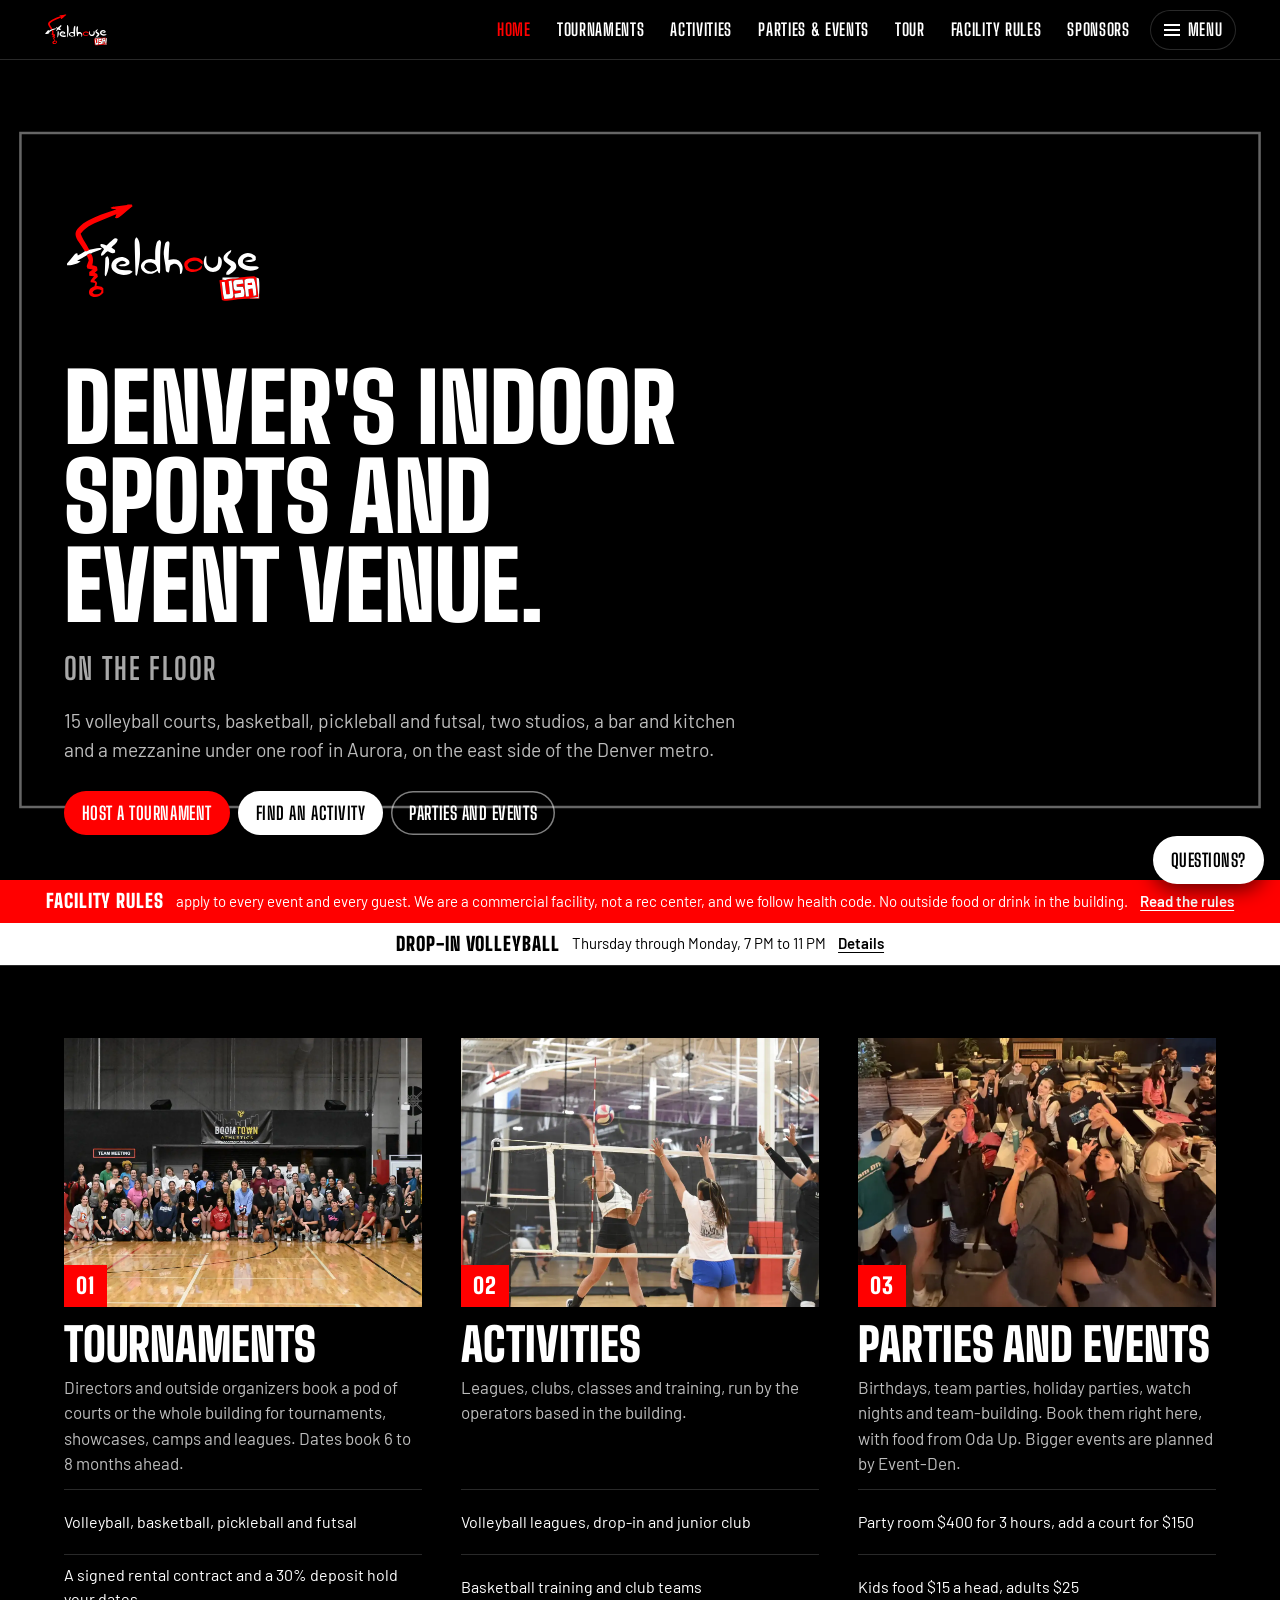
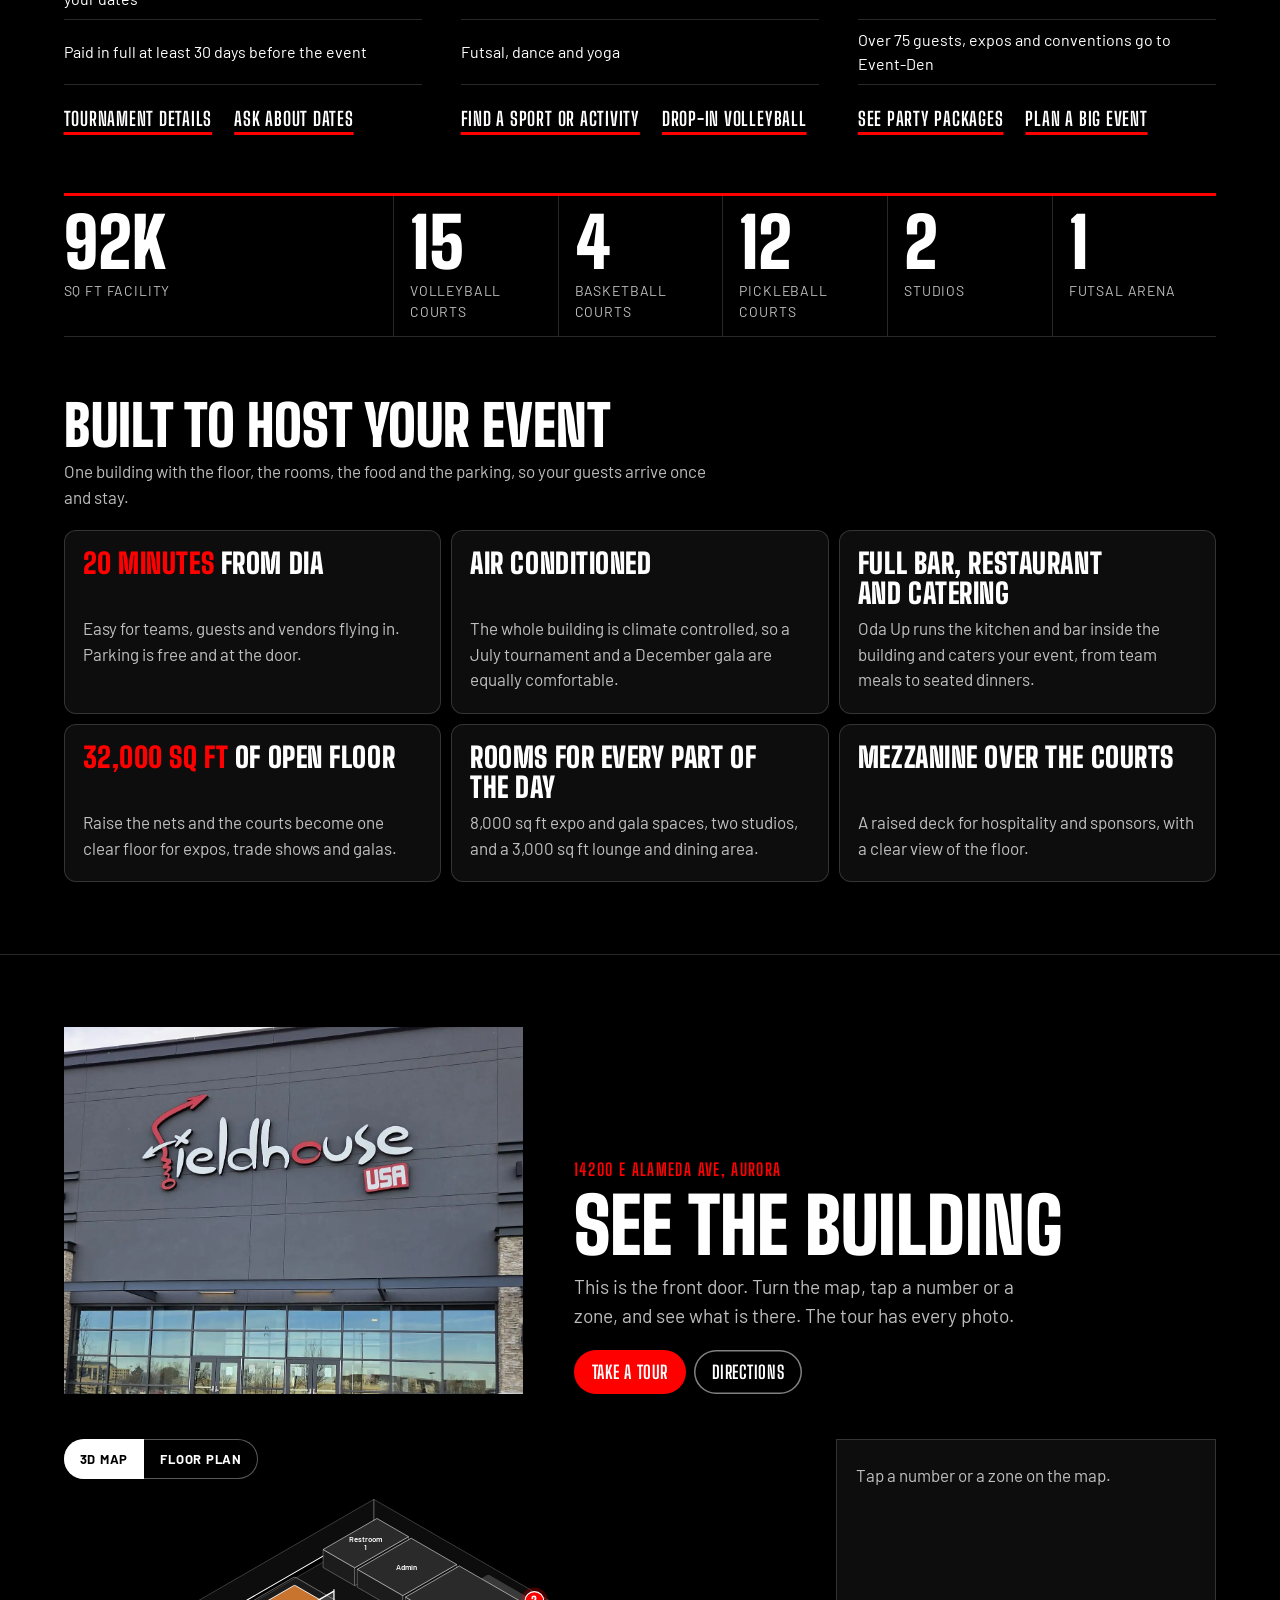
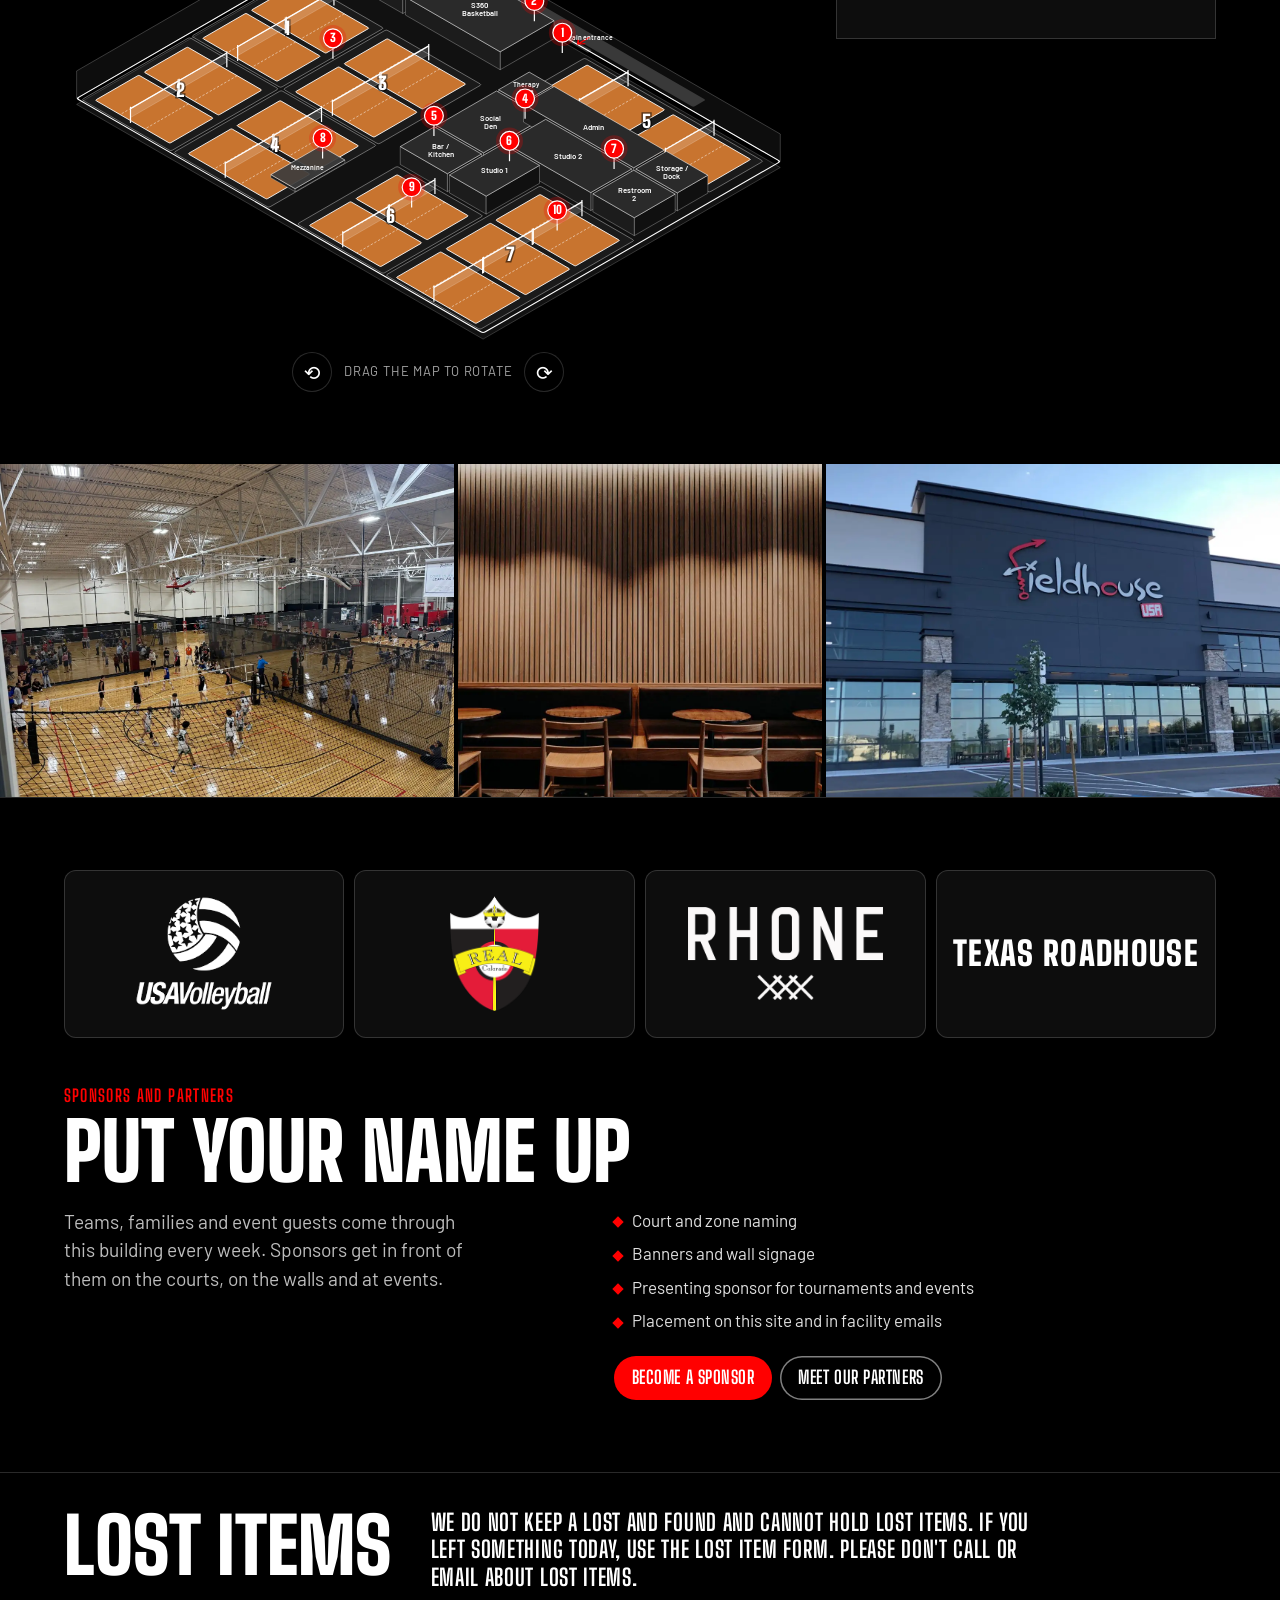
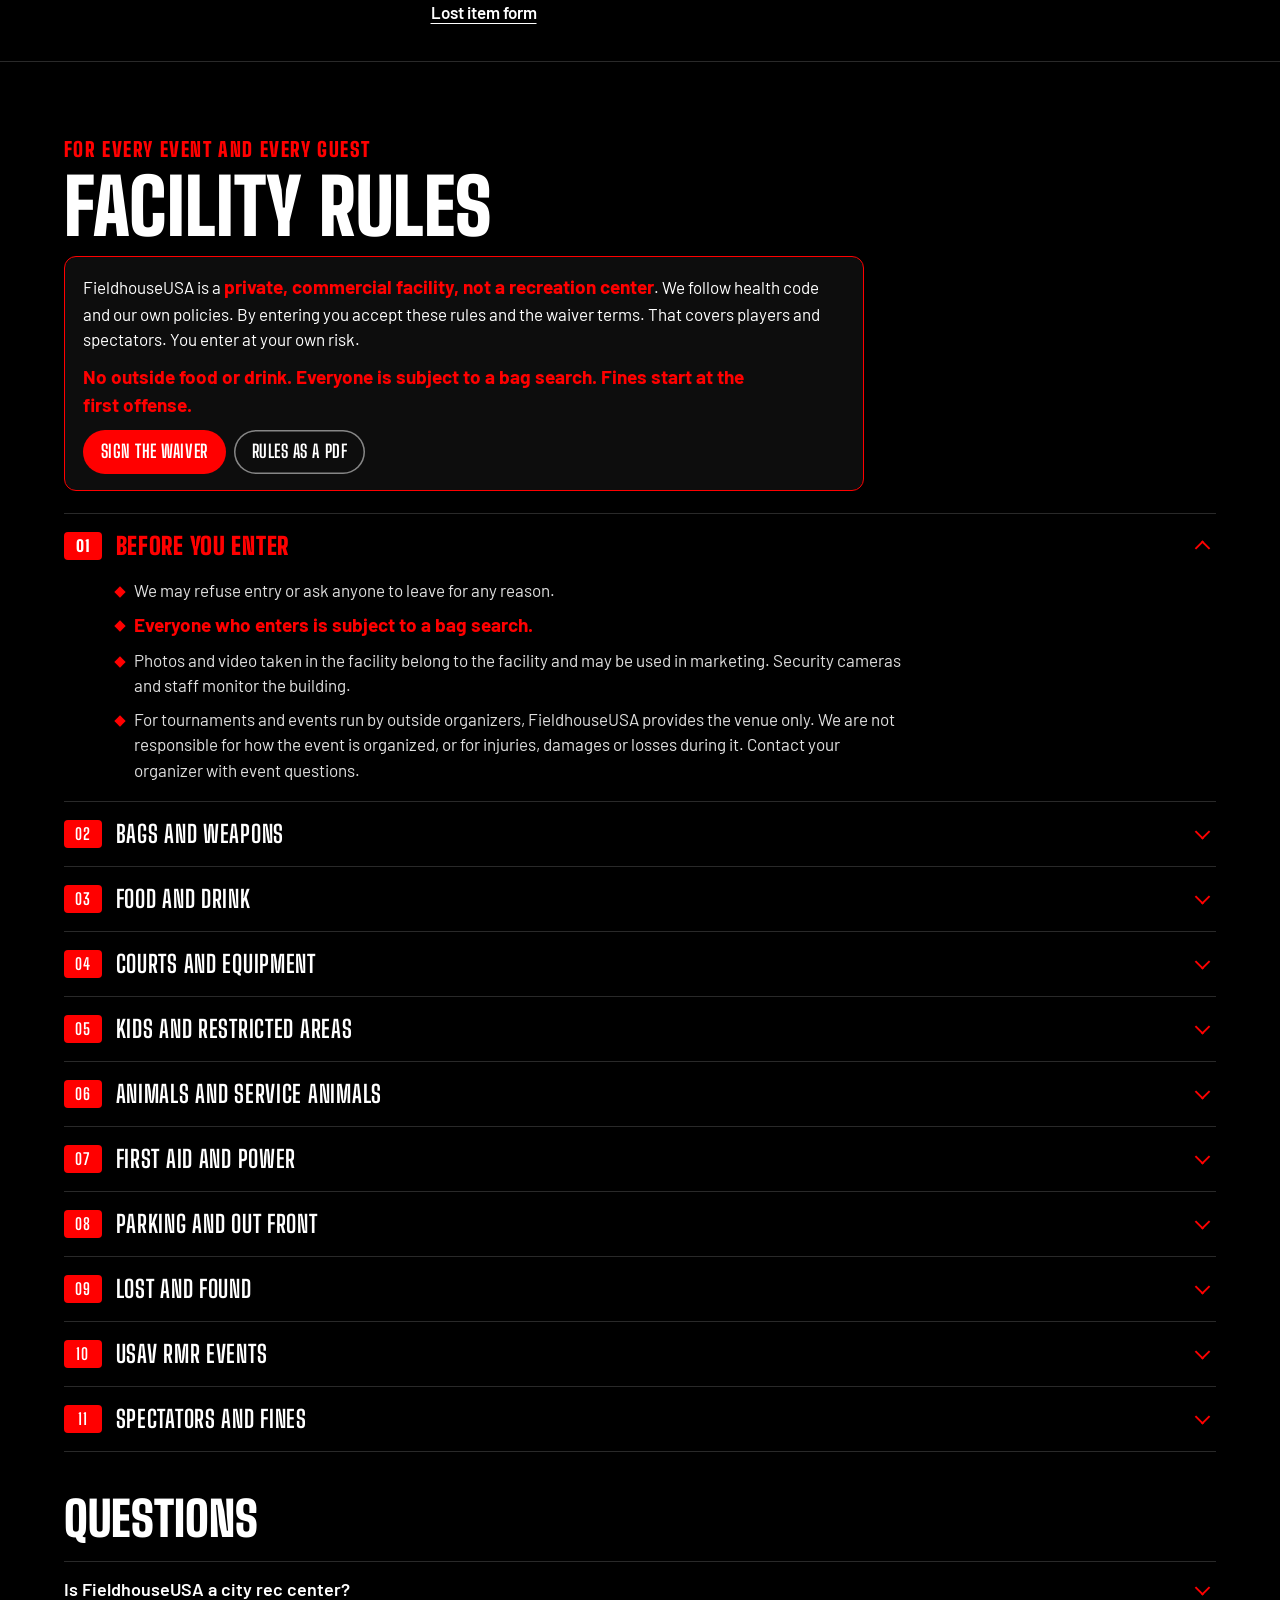
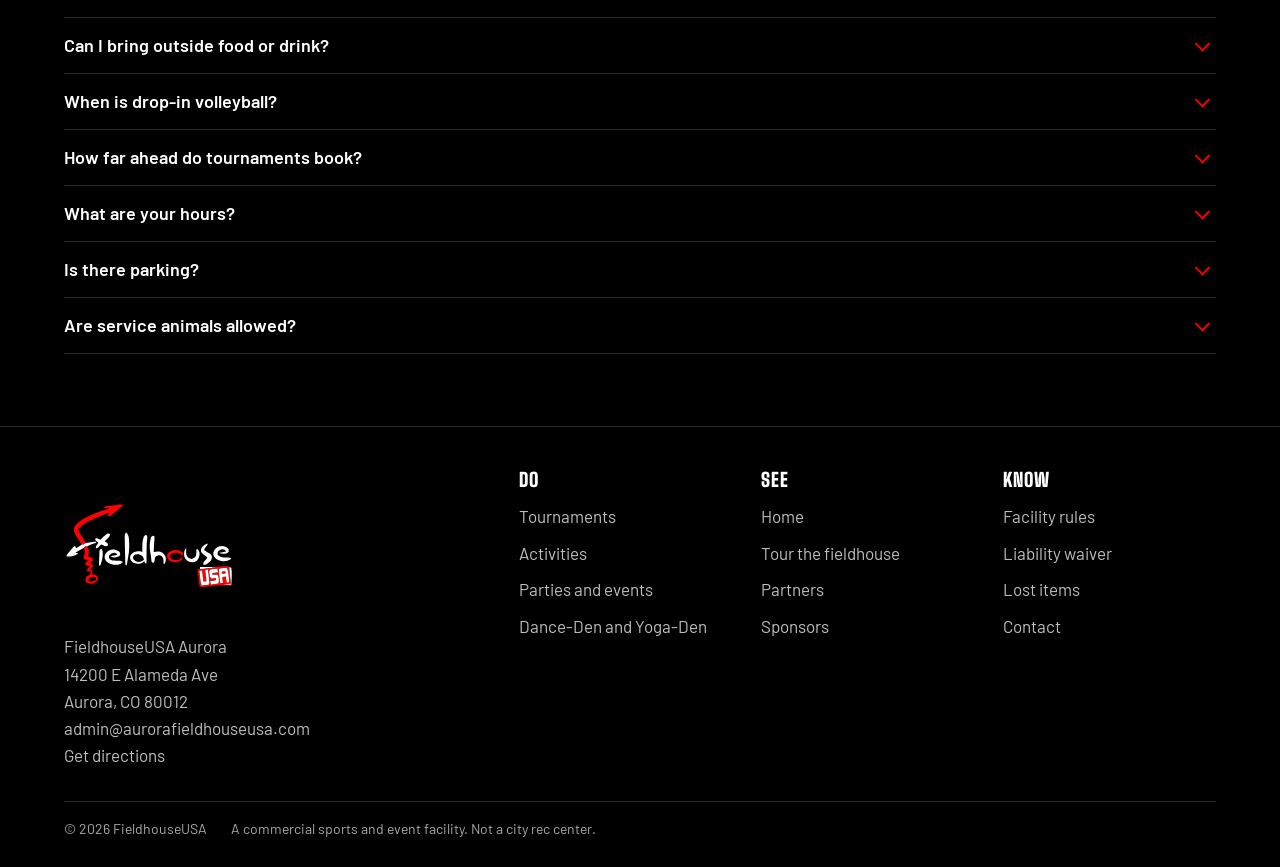
<file: index.html>
<!doctype html>
<html lang="en">
<head>
<meta charset="utf-8">
<meta name="viewport" content="width=device-width, initial-scale=1, viewport-fit=cover">
<title>FieldhouseUSA Aurora | Indoor Sports Complex &amp; Event Venue</title>
<meta name="description" content="Indoor sports complex and event venue in Aurora, serving the Denver metro. 15 volleyball courts, basketball, pickleball and futsal, two studios, a bar and kitchen. Host an event or tournament, or find a league, class or drop-in.">
<link rel="canonical" href="https://aurorafieldhouseusa.com/">
<meta property="og:type" content="website">
<meta property="og:site_name" content="FieldhouseUSA">
<meta property="og:title" content="FieldhouseUSA Aurora | Indoor Sports Complex &amp; Event Venue">
<meta property="og:description" content="Indoor sports complex and event venue in Aurora, serving the Denver metro. 15 volleyball courts, basketball, pickleball and futsal, two studios, a bar and kitchen. Host an event or tournament, or find a league, class or drop-in.">
<meta property="og:url" content="https://aurorafieldhouseusa.com/">
<meta property="og:image" content="https://aurorafieldhouseusa.com/assets/og-image.jpg">
<meta property="og:image:width" content="1200">
<meta property="og:image:height" content="630">
<meta property="og:image:alt" content="A volleyball tournament in progress at FieldhouseUSA Aurora">
<meta name="twitter:card" content="summary_large_image">
<meta name="theme-color" content="#000000">
<link rel="icon" href="favicon.ico" sizes="32x32">
<link rel="icon" href="favicon.svg" type="image/svg+xml">
<link rel="apple-touch-icon" href="apple-touch-icon.png">
<link rel="preconnect" href="https://fonts.googleapis.com"><link rel="preconnect" href="https://fonts.gstatic.com" crossorigin>
<link href="https://fonts.googleapis.com/css2?family=Big+Shoulders+Display:wght@700;900&family=Barlow:wght@400;500;600;700&display=swap" rel="stylesheet" media="print" onload="this.media='all'">
<noscript><link href="https://fonts.googleapis.com/css2?family=Big+Shoulders+Display:wght@700;900&family=Barlow:wght@400;500;600;700&display=swap" rel="stylesheet"></noscript>
<link rel="stylesheet" href="assets/site.css">
<script type="application/ld+json">
{"@context":"https://schema.org","@graph":[
{"@type":["SportsActivityLocation","EventVenue"],"@id":"https://aurorafieldhouseusa.com/#venue","name":"FieldhouseUSA","alternateName":"FieldhouseUSA Aurora","description":"Indoor sports complex and event venue in Aurora, Colorado, serving the Denver metro: 15 volleyball courts, basketball, pickleball and futsal, two studios, a bar and kitchen and a mezzanine.","url":"https://aurorafieldhouseusa.com/","email":"admin@aurorafieldhouseusa.com","image":"https://aurorafieldhouseusa.com/assets/og-image.jpg","address":{"@type":"PostalAddress","streetAddress":"14200 E Alameda Ave","addressLocality":"Aurora","addressRegion":"CO","postalCode":"80012","addressCountry":"US"},"areaServed":["Denver","Aurora","Denver metropolitan area","Colorado"],"amenityFeature":[{"@type":"LocationFeatureSpecification","name":"Volleyball courts","value":15},{"@type":"LocationFeatureSpecification","name":"Basketball courts","value":4},{"@type":"LocationFeatureSpecification","name":"Pickleball courts","value":12},{"@type":"LocationFeatureSpecification","name":"Futsal arena","value":true},{"@type":"LocationFeatureSpecification","name":"Bar and kitchen","value":true},{"@type":"LocationFeatureSpecification","name":"Free parking","value":true}],"logo":"https://aurorafieldhouseusa.com/apple-touch-icon.png"},
{"@type":"FAQPage","mainEntity":[
{"@type":"Question","name":"Is FieldhouseUSA a city rec center?","acceptedAnswer":{"@type":"Answer","text":"No. FieldhouseUSA is a private, commercial sports and event facility. Pricing and rules are not the same as a school or rec center."}},
{"@type":"Question","name":"Can I bring outside food or drink?","acceptedAnswer":{"@type":"Answer","text":"No. Outside food and drink, including coffee, are not allowed in the building. Oda Up serves food and drinks inside."}},
{"@type":"Question","name":"How far ahead do tournaments book?","acceptedAnswer":{"@type":"Answer","text":"Six to eight months ahead. A 30% deposit holds the dates and the balance is due at least 30 days before the event."}},
{"@type":"Question","name":"When is drop-in volleyball?","acceptedAnswer":{"@type":"Answer","text":"Thursday through Monday, 7 PM to 11 PM, run by Boomtown Athletics."}},
{"@type":"Question","name":"Are service animals allowed?","acceptedAnswer":{"@type":"Answer","text":"Yes. Tell us before you arrive so we have time to arrange a reasonable accommodation. Animals are not allowed on playing surfaces."}}]}]}
</script>
<style>
/* hero: a black court whose markings change sport every 4 seconds (opacity and transform only, so it stays cheap) */
.bans{border-bottom:1px solid var(--line)}
#hero{position:relative;min-height:min(calc(100svh - var(--header)),820px);display:grid;align-items:end;padding:32px 0 clamp(28px,5vh,64px);overflow:hidden;isolation:isolate}
#hero .court{position:absolute;inset:0;z-index:-1;width:100%;height:100%;opacity:.4}
#hero .court *{fill:none;stroke:#fff;stroke-width:2.5;vector-effect:non-scaling-stroke}
#hero .court .fillred{fill:var(--red);stroke:none}
#hero .court .dash{stroke-dasharray:10 10}
.sp{opacity:0;transform-origin:50% 50%;animation:sport 20s linear infinite}
.sp2{animation-delay:4s}.sp3{animation-delay:8s}.sp4{animation-delay:12s}.sp5{animation-delay:16s}
@keyframes sport{0%{opacity:0;transform:scale(1.04)}3%{opacity:1;transform:none}18%{opacity:1;transform:none}21%{opacity:0;transform:scale(.97)}100%{opacity:0}}
#hero .hero-logo{width:min(340px,60vw,22vh);--logo-ink:#fff;margin-bottom:clamp(18px,4vh,40px)}
#hero .hero-logo svg{width:100%;height:auto;display:block}
#hero h1{font-size:clamp(44px,min(8vw,10.5vh),112px);max-width:13ch}
.now{display:flex;align-items:center;gap:12px;margin-top:16px;font-family:var(--display);font-weight:700;font-size:clamp(20px,2.4vw,30px);letter-spacing:.06em;text-transform:uppercase}
.now>span:first-child{color:var(--ink-3)}
.now .words{position:relative;display:inline-grid}
.now .words span{grid-area:1/1;color:var(--red-t);white-space:nowrap}
#hero .lede{margin:16px 0 26px}
@media (prefers-reduced-motion:reduce){.sp{animation:none}.sp1{opacity:1}}

/* three ways in: photo first, plain text under it, links not buttons */
.ways{display:grid;grid-template-columns:repeat(3,minmax(0,1fr));grid-template-rows:repeat(5,auto);gap:0 clamp(18px,3vw,40px)}
.ways article{display:grid;grid-row:span 5;grid-template-rows:subgrid}
.ways .shot{position:relative;display:block;aspect-ratio:4/3;overflow:hidden;background:#111}
.ways .shot img{width:100%;height:100%;object-fit:cover;transition:transform 400ms var(--ease-out)}
@media (hover:hover){.ways .shot:hover img{transform:scale(1.03)}}
.ways .shot span{position:absolute;left:0;bottom:0;padding:4px 12px 5px;background:var(--red);font-family:var(--display);font-weight:900;font-size:22px;letter-spacing:.06em}
.ways h3{font-size:clamp(36px,3.6vw,52px);margin:16px 0 8px}
.ways p{color:var(--ink-2)}
.ways ul{margin:12px 0 14px;border-top:1px solid var(--line);display:grid;grid-auto-rows:1fr}
.ways li{display:flex;align-items:center;padding:8px 0;border-bottom:1px solid var(--line);font-size:16px}
.ways .go{display:flex;flex-wrap:wrap;gap:6px 22px}
.ways .go a{font-family:var(--display);font-weight:700;font-size:19px;letter-spacing:.04em;text-transform:uppercase;color:#fff;text-decoration:underline;text-decoration-color:var(--red-t);text-decoration-thickness:3px;text-underline-offset:6px;padding:6px 0}
@media (hover:hover){.ways .go a:hover{color:var(--red-t)}}
@media (max-width:900px){.ways{grid-template-columns:1fr;grid-template-rows:none;gap:36px}.ways article{display:block}}
/* scoreboard */
.board{display:grid;grid-template-columns:2fr repeat(5,1fr);margin:clamp(36px,6vh,64px) 0 0;border-top:3px solid var(--red);border-bottom:1px solid var(--line)}
.board div{padding:16px 16px 14px;border-left:1px solid var(--line)}
.board div:first-child{border-left:0;padding-left:0}
.board dt{font-family:var(--display);font-weight:900;font-size:clamp(44px,5.4vw,84px);line-height:.9;font-variant-numeric:tabular-nums}
.board dd{margin:6px 0 0;font-size:14px;letter-spacing:.06em;text-transform:uppercase;color:var(--ink-2)}
.hl{margin-top:clamp(40px,7vh,72px)}
.hl h3{font-size:clamp(34px,4.4vw,60px);margin-bottom:6px}
.hl>p{color:var(--ink-2);max-width:70ch;margin-bottom:20px}
.hl ul{display:grid;grid-template-columns:repeat(3,minmax(0,1fr));gap:10px}
.hl li{padding:18px 18px 20px;background:var(--panel);border:1px solid var(--line);border-radius:12px}
.hl b{display:block;font-family:var(--display);font-weight:900;font-size:clamp(24px,2.2vw,30px);line-height:1.05;letter-spacing:.02em;text-transform:uppercase;margin-bottom:8px;min-height:2.1em}
.hl b i{font-style:normal;color:var(--red)}
.hl span{color:var(--ink-2)}
@media (max-width:900px){.hl ul{grid-template-columns:1fr 1fr}}@media (max-width:560px){.hl ul{grid-template-columns:1fr}}
@media (max-width:900px){.board{grid-template-columns:repeat(3,1fr)}.board div:first-child{grid-column:1/-1;border-bottom:1px solid var(--line)}.board div:nth-child(2),.board div:nth-child(5){border-left:0;padding-left:0}}

/* see the building */
.arrive{display:grid;grid-template-columns:minmax(0,5fr) minmax(0,7fr);gap:clamp(20px,4vw,56px);align-items:end}
.arrive img{width:100%;height:auto;aspect-ratio:5/4;object-fit:cover;object-position:50% 38%}
.explore{display:grid;grid-template-columns:minmax(0,1fr) minmax(280px,380px);gap:var(--gutter);align-items:start;margin-top:clamp(28px,5vh,48px)}
.viewtog{display:inline-flex;border-radius:999px;box-shadow:inset 0 0 0 1px rgba(255,255,255,.35);overflow:hidden}
.viewtog button{min-height:40px;padding:6px 16px;font-weight:700;font-size:13px;letter-spacing:.06em;text-transform:uppercase}
.viewtog button[aria-pressed="true"]{background:#fff;color:#000}
#pop{position:sticky;top:calc(var(--header) + 16px);background:var(--panel);box-shadow:inset 0 0 0 1px var(--line);min-height:200px}
#pop .hint{padding:24px 20px;color:var(--ink-2)}
#pop img{width:100%;aspect-ratio:16/10;object-fit:cover}
#pop .in{padding:14px 18px 18px;display:grid;gap:8px}
#pop h3{font-size:34px}
#pop .courts{font-family:var(--display);font-weight:700;font-size:19px;letter-spacing:.03em;text-transform:uppercase}
#pop p{color:var(--ink-2)}
#pop .go{font-family:var(--display);font-weight:700;font-size:18px;letter-spacing:.04em;text-transform:uppercase;color:#fff;text-decoration:underline;text-decoration-color:var(--red-t);text-decoration-thickness:3px;text-underline-offset:6px;justify-self:start;padding:4px 0}
@media (max-width:900px){.arrive,.explore{grid-template-columns:1fr}#pop{position:static}}
/* lost items: small on purpose */
.lost{display:grid;grid-template-columns:auto 1fr;gap:10px 40px;align-items:start}
.lost h2{font-size:clamp(28px,3vw,40px)}
.lost .shout{font-family:var(--display);font-weight:700;font-size:clamp(19px,1.8vw,24px);letter-spacing:.03em;text-transform:uppercase;line-height:1.2;max-width:60ch}
.lost a{display:inline-block;margin-top:8px;color:#fff;font-weight:600;text-underline-offset:4px}
#lost{padding:clamp(28px,4vh,44px) 0}
@media (max-width:700px){.lost{grid-template-columns:1fr}}
.band{display:grid;grid-template-columns:5fr 4fr 5fr;gap:4px}
.band img{width:100%;height:clamp(160px,26vw,340px);object-fit:cover}
@media (max-width:700px){.band{grid-template-columns:1fr 1fr}.band img:last-child{display:none}}

/* rules */
#rules .intro{display:grid;gap:10px;margin:14px 0 22px;padding:16px 18px;border:1.5px solid var(--red);background:var(--panel);border-radius:12px;max-width:80ch}
#rules .intro strong,#rules li strong{color:var(--red);font-weight:700;font-size:19px}
#rules .eyebrow{color:var(--red);font-weight:900;font-size:20px}
.rules{counter-reset:r;border-top:1px solid var(--line)}
.rules details{counter-increment:r;border-bottom:1px solid var(--line)}
.rules summary,.faq summary{list-style:none;cursor:pointer;position:relative;display:flex;align-items:center;gap:14px;padding:14px 40px 14px 0;font-family:var(--display);font-weight:700;font-size:24px;letter-spacing:.03em;text-transform:uppercase}
.rules summary::-webkit-details-marker,.faq summary::-webkit-details-marker{display:none}
.rules summary::before{content:counter(r,decimal-leading-zero);flex:none;display:grid;place-items:center;width:38px;height:28px;background:var(--red);color:#fff;font-size:16px;letter-spacing:.06em;border-radius:4px}
.rules summary::after,.faq summary::after{content:"";position:absolute;right:8px;top:50%;width:11px;height:11px;border-right:2px solid var(--red);border-bottom:2px solid var(--red);transform:translateY(-70%) rotate(45deg);transition:transform 160ms var(--ease-out)}
details[open]>summary::after{transform:translateY(-30%) rotate(-135deg)}
.rules details[open] summary{color:var(--red);font-weight:900}
.rules ul{display:grid;gap:8px;padding:0 0 18px 52px;max-width:84ch}
.rules li{padding-left:18px;position:relative;color:rgba(255,255,255,.88)}
.rules li::before{content:"";position:absolute;left:0;top:.62em;width:8px;height:8px;background:var(--red);transform:rotate(45deg)}
.rules .fines{display:grid;grid-template-columns:repeat(3,minmax(0,1fr));gap:8px;margin:0 0 18px 52px;max-width:760px}
.rules .fines div{padding:12px 14px;border:1.5px solid var(--red);border-radius:10px}
.rules .fines b{display:block;font-family:var(--display);font-weight:900;font-size:30px;color:var(--red);line-height:1}
@media (max-width:640px){.rules ul,.rules .fines{padding-left:0;margin-left:0}.rules .fines{grid-template-columns:1fr}}
.faq{border-top:1px solid var(--line);margin-top:20px}
.faq details{border-bottom:1px solid var(--line)}
.faq summary{font-family:var(--body);font-weight:600;font-size:18px;letter-spacing:0;text-transform:none}
.faq p{padding:0 0 16px;max-width:70ch;color:var(--ink-2)}

/* sponsors */
.logos{display:grid;grid-template-columns:repeat(4,minmax(0,1fr));gap:10px;margin:0 0 clamp(28px,5vh,48px)}
.logos li{aspect-ratio:5/3;display:grid;place-items:center;padding:14px;background:var(--panel);border:1px solid var(--line);border-radius:12px}
.logos img{max-width:78%;max-height:clamp(64px,9vw,118px);width:auto;height:auto;object-fit:contain}
.logos .wm{font-family:var(--display);font-weight:900;font-size:clamp(22px,2.6vw,38px);line-height:1;letter-spacing:.04em;text-transform:uppercase;text-align:center}
.oneline{white-space:nowrap;font-size:clamp(34px,9.5vw,80px)!important;margin-bottom:18px}
@media (max-width:700px){.logos{grid-template-columns:1fr 1fr}}
.two{display:grid;grid-template-columns:minmax(0,5fr) minmax(0,6fr);gap:20px 48px;align-items:start}
.two ul{display:grid;gap:8px}
.two li{padding-left:18px;position:relative;color:rgba(255,255,255,.88)}
.two li::before{content:"";position:absolute;left:0;top:.62em;width:8px;height:8px;background:var(--red);transform:rotate(45deg)}
@media (max-width:800px){.two{grid-template-columns:1fr}}
</style>
</head>
<body data-page="home">

<main id="main">
<section id="hero" aria-label="FieldhouseUSA">
  <svg class="court" viewBox="0 0 1600 900" preserveAspectRatio="xMidYMid slice" aria-hidden="true">
    <rect x="120" y="80" width="1360" height="740"/>
    <g class="sp sp1"><!-- volleyball -->
      <rect x="250" y="175" width="1100" height="550"/><line x1="617" y1="175" x2="617" y2="725"/><line x1="983" y1="175" x2="983" y2="725"/>
      <line x1="800" y1="150" x2="800" y2="750" style="stroke-width:6"/><circle class="fillred" cx="800" cy="150" r="9"/><circle class="fillred" cx="800" cy="750" r="9"/>
      <line class="dash" x1="617" y1="130" x2="617" y2="175"/><line class="dash" x1="983" y1="130" x2="983" y2="175"/><line class="dash" x1="617" y1="725" x2="617" y2="770"/><line class="dash" x1="983" y1="725" x2="983" y2="770"/>
    </g>
    <g class="sp sp2"><!-- basketball -->
      <line x1="800" y1="80" x2="800" y2="820"/><circle cx="800" cy="450" r="100"/>
      <rect x="120" y="345" width="270" height="210"/><rect x="1210" y="345" width="270" height="210"/>
      <path d="M390 355a95 95 0 0 1 0 190M1210 355a95 95 0 0 0 0 190"/>
      <path d="M120 130h130a330 330 0 0 1 0 640h-130M1480 130h-130a330 330 0 0 0 0 640h130"/>
      <circle class="fillred" cx="195" cy="450" r="12"/><circle class="fillred" cx="1405" cy="450" r="12"/><line x1="170" y1="405" x2="170" y2="495"/><line x1="1430" y1="405" x2="1430" y2="495"/>
    </g>
    <g class="sp sp3"><!-- futsal -->
      <line x1="800" y1="80" x2="800" y2="820"/><circle cx="800" cy="450" r="110"/><circle class="fillred" cx="800" cy="450" r="8"/>
      <path d="M120 250a200 200 0 0 1 200 200a200 200 0 0 1 -200 200M1480 250a200 200 0 0 0 -200 200a200 200 0 0 0 200 200"/>
      <rect x="92" y="395" width="28" height="110"/><rect x="1480" y="395" width="28" height="110"/>
      <circle class="fillred" cx="320" cy="450" r="6"/><circle class="fillred" cx="1280" cy="450" r="6"/>
      <path d="M120 105a25 25 0 0 0 25 -25M1455 80a25 25 0 0 0 25 25M120 795a25 25 0 0 1 25 25M1455 820a25 25 0 0 1 25 -25"/>
    </g>
    <g class="sp sp4"><!-- training -->
      <rect x="230" y="390" width="560" height="120"/><path d="M300 390v120M370 390v120M440 390v120M510 390v120M580 390v120M650 390v120M720 390v120"/>
      <path class="dash" d="M900 200L1040 330L900 460L1040 590L900 720"/>
      <path class="fillred" d="M900 182l18 34h-36zM1040 312l18 34h-36zM900 442l18 34h-36zM1040 572l18 34h-36zM900 702l18 34h-36z"/>
      <line class="dash" x1="1180" y1="160" x2="1180" y2="740"/><line class="dash" x1="1280" y1="160" x2="1280" y2="740"/><line class="dash" x1="1380" y1="160" x2="1380" y2="740"/>
      <line x1="1150" y1="160" x2="1410" y2="160"/><line x1="1150" y1="740" x2="1410" y2="740"/>
    </g>
    <g class="sp sp5"><!-- yoga and dance -->
      <rect x="230" y="190" width="150" height="330" rx="14"/><rect x="430" y="190" width="150" height="330" rx="14"/><rect x="630" y="190" width="150" height="330" rx="14"/>
      <rect x="230" y="560" width="150" height="150" rx="14"/><rect x="430" y="560" width="150" height="150" rx="14"/><rect x="630" y="560" width="150" height="150" rx="14"/>
      <path d="M900 640C980 420 1080 720 1160 470S1320 300 1380 220" style="stroke:var(--red);stroke-width:4"/>
      <circle cx="900" cy="640" r="14"/><circle cx="1160" cy="470" r="14"/><circle class="fillred" cx="1380" cy="220" r="14"/>
      <line x1="880" y1="760" x2="1400" y2="760"/><line class="dash" x1="880" y1="790" x2="1400" y2="790"/>
    </g>
  </svg>
  <div class="wrap">
    <div class="hero-logo"><svg role="img" aria-label="FieldhouseUSA"><use href="#logo"/></svg></div>
    <h1>Denver's indoor sports and event venue<span class="sr"> in Aurora</span>.</h1>
    <p class="now" role="img" aria-label="On the floor: volleyball, basketball, futsal, training, yoga and dance"><span aria-hidden="true">On the floor</span>
      <span class="words" aria-hidden="true"><span class="sp sp1">Volleyball</span><span class="sp sp2">Basketball</span><span class="sp sp3">Futsal</span><span class="sp sp4">Training</span><span class="sp sp5">Yoga and dance</span></span></p>
    <p class="lede">15 volleyball courts, basketball, pickleball and futsal, two studios, a bar and kitchen and a mezzanine under one roof in Aurora, on the east side of the Denver metro.</p>
    <div class="acts">
      <a class="btn btn-red" href="tournaments.html">Host a tournament</a>
      <a class="btn btn-white" href="activities.html">Find an activity</a>
      <a class="btn btn-line" href="events.html">Parties and events</a>
    </div>
  </div>
</section>

<div class="bans">
  <a class="ban ban-red" href="#rules"><b>Facility rules</b><span>apply to every event and every guest. We are a commercial facility, not a rec center, and we follow health code. No outside food or drink in the building.</span><u>Read the rules</u></a>
  <a class="ban ban-white" href="https://www.boomtownathletics.com/drop-in.html" rel="noopener"><b>Drop-in volleyball</b><span>Thursday through Monday, 7 PM to 11 PM</span><u>Details</u></a>
</div>

<section class="sec" id="events" aria-labelledby="offer-h" style="border-top:0">
  <div class="wrap">
    <h2 id="offer-h" class="sr">What you can do here</h2>
    <div class="ways">
      <article id="tournaments">
        <a class="shot" href="tournaments.html"><img src="assets/tournament-group.webp" alt="A big group of volleyball players on the hardwood under the Boomtown banner" loading="lazy" width="1600" height="1067"><span>01</span></a>
        <h3>Tournaments</h3>
        <p>Directors and outside organizers book a pod of courts or the whole building for tournaments, showcases, camps and leagues. Dates book 6 to 8 months ahead.</p>
        <ul><li>Volleyball, basketball, pickleball and futsal</li><li>A signed rental contract and a 30% deposit hold your dates</li><li>Paid in full at least 30 days before the event</li></ul>
        <p class="go"><a href="tournaments.html">Tournament details</a><a href="#ask" data-ask="tournament">Ask about dates</a></p>
      </article>
      <article id="activities">
        <a class="shot" href="activities.html"><img src="assets/league-attack-bright-lights.webp" alt="A women's league attacker hitting past the block under the fieldhouse lights" loading="lazy" width="1600" height="1068" style="object-position:45% 40%"><span>02</span></a>
        <h3>Activities</h3>
        <p>Leagues, clubs, classes and training, run by the operators based in the building.</p>
        <ul><li>Volleyball leagues, drop-in and junior club</li><li>Basketball training and club teams</li><li>Futsal, dance and yoga</li></ul>
        <p class="go"><a href="activities.html">Find a sport or activity</a><a href="https://www.boomtownathletics.com/drop-in.html" rel="noopener">Drop-in volleyball</a></p>
      </article>
      <article>
        <a class="shot" href="events.html"><img src="assets/socialden-fireplace-crop.webp" alt="A big group packed into the Social-Den at a party" loading="lazy" width="1200" height="800"><span>03</span></a>
        <h3>Parties and events</h3>
        <p>Birthdays, team parties, holiday parties, watch nights and team-building. Book them right here, with food from Oda Up. Bigger events are planned by Event-Den.</p>
        <ul><li>Party room $400 for 3 hours, add a court for $150</li><li>Kids food $15 a head, adults $25</li><li>Over 75 guests, expos and conventions go to Event-Den</li></ul>
        <p class="go"><a href="events.html">See party packages</a><a href="https://event-den.com/inquiry.html" rel="noopener">Plan a big event</a></p>
      </article>
    </div>
    <dl class="board" aria-label="The building in numbers">
      <div><dt>92K</dt><dd>sq ft facility</dd></div>
      <div><dt>15</dt><dd>volleyball courts</dd></div>
      <div><dt>4</dt><dd>basketball courts</dd></div>
      <div><dt>12</dt><dd>pickleball courts</dd></div>
      <div><dt>2</dt><dd>studios</dd></div>
      <div><dt>1</dt><dd>futsal arena</dd></div>
    </dl>
    <div class="hl">
      <h3 id="hl-h">Built to host your event</h3>
      <p>One building with the floor, the rooms, the food and the parking, so your guests arrive once and stay.</p>
      <ul aria-labelledby="hl-h">
        <li><b><i>20 minutes</i> from DIA</b><span>Easy for teams, guests and vendors flying in. Parking is free and at the door.</span></li>
        <li><b>Air conditioned</b><span>The whole building is climate controlled, so a July tournament and a December gala are equally comfortable.</span></li>
        <li><b>Full bar, restaurant and catering</b><span>Oda Up runs the kitchen and bar inside the building and caters your event, from team meals to seated dinners.</span></li>
        <li><b><i>32,000 sq ft</i> of open floor</b><span>Raise the nets and the courts become one clear floor for expos, trade shows and galas.</span></li>
        <li><b>Rooms for every part of the day</b><span>8,000 sq ft expo and gala spaces, two studios, and a 3,000 sq ft lounge and dining area.</span></li>
        <li><b>Mezzanine over the courts</b><span>A raised deck for hospitality and sponsors, with a clear view of the floor.</span></li>
      </ul>
    </div>
  </div>
</section>

<section class="sec" id="inside" aria-labelledby="inside-h">
  <div class="wrap">
    <div class="arrive">
      <img src="assets/fieldhouse-entrance.webp" alt="The FieldhouseUSA main entrance" loading="lazy" width="1305" height="1600">
      <div>
        <p class="eyebrow">14200 E Alameda Ave, Aurora</p>
        <h2 id="inside-h" class="sec-h">See the building</h2>
        <p class="lede">This is the front door. Turn the map, tap a number or a zone, and see what is there. The tour has every photo.</p>
        <div class="acts" style="margin-top:20px"><a class="btn btn-red" href="tour.html">Take a tour</a><a class="btn btn-line" href="https://www.google.com/maps/search/?api=1&query=FieldhouseUSA+14200+E+Alameda+Ave+Aurora+CO+80012" rel="noopener">Directions</a></div>
      </div>
    </div>
    <div class="explore">
      <div>
        <div class="viewtog" role="group" aria-label="Map view"><button type="button" data-view="3d" aria-pressed="true">3D map</button><button type="button" data-view="flat" aria-pressed="false">Floor plan</button></div>
        <div id="homeplan"></div>
      </div>
      <aside id="pop" aria-live="polite"><p class="hint">Tap a number or a zone on the map.</p></aside>
    </div>
  </div>
</section>

<div class="band" aria-hidden="true"><img src="assets/fieldhouse-overhead.webp" alt="" loading="lazy" width="1600" height="1200"><img src="assets/odaup-dining.webp" alt="" loading="lazy" width="1400" height="900"><img src="assets/fieldhouse-sign.webp" alt="" loading="lazy" width="1600" height="900"></div>

<section class="sec" id="sponsors" aria-labelledby="sp-h">
  <div class="wrap">
    <ul class="logos" aria-label="Our sponsors">
      <li><img src="assets/sponsor-usav.png" alt="USA Volleyball" loading="lazy" width="186" height="156"></li>
      <li><img src="assets/sponsor-real-colorado.png" alt="Real Colorado Soccer" loading="lazy" width="185" height="240"></li>
      <li><img src="assets/sponsor-rhone.png" alt="Rhone" loading="lazy" width="480" height="227"></li>
      <li><span class="wm">Texas Roadhouse</span></li>
    </ul>
    <p class="eyebrow">Sponsors and partners</p>
    <h2 id="sp-h" class="sec-h oneline">Put your name up</h2>
    <div class="two">
      <p class="lede" style="margin-top:0">Teams, families and event guests come through this building every week. Sponsors get in front of them on the courts, on the walls and at events.</p>
      <div>
        <ul style="margin:0 0 22px"><li>Court and zone naming</li><li>Banners and wall signage</li><li>Presenting sponsor for tournaments and events</li><li>Placement on this site and in facility emails</li></ul>
        <div class="acts"><button class="btn btn-red" data-ask="sponsor">Become a sponsor</button><a class="btn btn-line" href="activities.html#partners">Meet our partners</a></div>
      </div>
    </div>
  </div>
</section>

<section class="sec" id="lost" aria-labelledby="lost-h">
  <div class="wrap lost">
    <h2 id="lost-h">Lost items</h2>
    <div>
      <p class="shout">We do not keep a lost and found and cannot hold lost items. If you left something today, use the lost item form. Please don't call or email about lost items.</p>
      <p><a href="https://forms.gle/wkkn4TCwwnCsuoRd6" rel="noopener">Lost item form</a></p>
    </div>
  </div>
</section>

<section class="sec" id="rules" aria-labelledby="rules-h">
  <div class="wrap">
    <p class="eyebrow">For every event and every guest</p>
    <h2 id="rules-h">Facility rules</h2>
    <div class="intro">
      <p>FieldhouseUSA is a <strong>private, commercial facility, not a recreation center</strong>. We follow health code and our own policies. By entering you accept these rules and the waiver terms. That covers players and spectators. You enter at your own risk.</p>
      <p><strong>No outside food or drink. Everyone is subject to a bag search. Fines start at the first offense.</strong></p>
      <div class="acts"><a class="btn btn-red" href="https://forms.gle/4vAwn3prUqkBDKqVA" rel="noopener">Sign the waiver</a><a class="btn btn-line" href="assets/fieldhouse-facility-rules.pdf" data-dl="FieldhouseUSA facility rules">Rules as a PDF</a></div>
    </div>
    <div class="rules">
      <details open><summary>Before you enter</summary><ul>
        <li>We may refuse entry or ask anyone to leave for any reason.</li>
        <li><strong>Everyone who enters is subject to a bag search.</strong></li>
        <li>Photos and video taken in the facility belong to the facility and may be used in marketing. Security cameras and staff monitor the building.</li>
        <li>For tournaments and events run by outside organizers, FieldhouseUSA provides the venue only. We are not responsible for how the event is organized, or for injuries, damages or losses during it. Contact your organizer with event questions.</li>
      </ul></details>
      <details><summary>Bags and weapons</summary><ul>
        <li><strong>No weapons or firearms of any kind.</strong></li>
        <li>Only player backpacks are allowed inside. Purses and camera bags are permitted but must be open for a check.</li>
        <li>All bags are subject to search at the door and inside the building.</li>
      </ul></details>
      <details><summary>Food and drink</summary><ul>
        <li><strong>No outside commercial food or drink, including coffee.</strong> No coolers of food.</li>
        <li>No gum. No sports drinks, coffee or tea in playing areas. They cause slips and delays.</li>
        <li>Only sealed, clear water is allowed on the courts. No Stanley cups or uncapped cups.</li>
        <li>No eating or snacks on the courts. A bar and kitchen is on site. All alcohol stays in the bar seating area.</li>
        <li>If you bring outside food, eat it inside your vehicle.</li>
      </ul></details>
      <details><summary>Courts and equipment</summary><ul>
        <li>Don't climb nets, fences or sprinklers, stand on tables or bar tops, or enter non-play areas. Offenders pay for damages.</li>
        <li>No personal chairs, camping chairs, coolers or self-carried team tables on the courts. Don't move court chairs.</li>
        <li>Floor mats and seats are fine if they don't scratch the floor. Movable spectator chairs are first come, first served. Please return them.</li>
        <li>No ball handling or play, including dribbling and throwing, outside authorized event areas.</li>
        <li>Keep team belongings in your team area and out of the play space, so the court stays clear for serving and defense.</li>
        <li>Clean spills immediately. The responsible team stops play to clean up. Each team must clean its area after playing or be fined, even if the trash isn't yours.</li>
      </ul></details>
      <details><summary>Kids and restricted areas</summary><ul>
        <li><strong>Children must be supervised at all times</strong> or will be asked to leave.</li>
        <li>Stay out of areas you are not booked in: the studios, the lounge, the therapy room, training bays and anything closed or under construction.</li>
      </ul></details>
      <details><summary>Animals and service animals</summary><ul>
        <li><strong>No animals, except service animals as defined by law.</strong></li>
        <li>Bringing a service animal? Tell us before you arrive. We need time to arrange a reasonable accommodation for you and your animal.</li>
        <li><strong>Animals are not allowed on playing surfaces or in activity areas.</strong> That is for the safety of the animal and the players.</li>
      </ul></details>
      <details><summary>First aid and power</summary><ul>
        <li>There is no athletic trainer and no ice on site. Bring your own. First-aid kits and bandages can be purchased for a fee.</li>
        <li>No appliances may be plugged in. Phone charging is allowed around the bar areas only.</li>
      </ul></details>
      <details><summary>Parking and out front</summary><ul>
        <li>Parking is free and plentiful, but we are not responsible for your vehicle. Lock it and keep valuables out of sight.</li>
        <li>No tables, camping or tailgating in front of the building. Aurora has a camping ban and other businesses operate here. Unattended items are removed.</li>
        <li>No littering in the lot.</li>
      </ul></details>
      <details><summary>Lost and found</summary><ul>
        <li><strong>There is no lost and found.</strong> Unclaimed items are disposed of nightly for sanitation. Lost electronics and valuables are not our responsibility. Please don't call or email about lost items.</li>
      </ul></details>
      <details><summary>USAV RMR events</summary><ul>
        <li>Every RMR team coach signs the facility agreement and is responsible for their players and families following these rules.</li>
        <li>RMR players only may bring a brown-bag lunch carried in a player backpack. If it doesn't fit in the backpack, it isn't allowed. Spectators may not bring bags, except purses and camera bags, or food.</li>
        <li>Doors open at 7:00 AM. Team areas, tables and chairs are first come, first served. The coaches' meeting is at 7:30 AM at the admin desk.</li>
        <li>Warm-up balls and carts are not provided. RMR provides one game ball per court. Guest Wi-Fi is available.</li>
        <li>A limited number of court-approved folding chairs are provided free. Return them to the rack at the end. If chairs aren't returned, the privilege ends and chairs become paid rentals.</li>
        <li>Coaches and directors must check out with the site director before leaving, or final scores won't be entered. That is an automatic forfeit.</li>
      </ul></details>
      <details><summary>Spectators and fines</summary><ul>
        <li>Violations are monitored on camera.</li>
        <li>Spectators who refuse to comply will be asked to leave or escorted out by Aurora police. Spectators must supervise their own children.</li>
        <li><strong>These rules are the only warning. Fines start at the first offense.</strong></li>
      </ul>
      <div class="fines"><div><b>$25</b>1st offense, charged to the offending team or club</div><div><b>$50</b>2nd offense</div><div><b>Forfeit</b>3rd offense: the team forfeits its remaining matches and is not welcomed back</div></div></details>
    </div>

    <h3 id="faq" style="font-size:clamp(30px,4vw,48px);margin-top:44px">Questions</h3>
    <div class="faq">
      <details><summary>Is FieldhouseUSA a city rec center?</summary><p>No. It is a private, commercial sports and event facility. Pricing and rules are not the same as a school or rec center.</p></details>
      <details><summary>Can I bring outside food or drink?</summary><p>No. Outside food and drink, including coffee, are not allowed in the building. Oda Up serves food and drinks inside. Event catering goes through Event-Den.</p></details>
      <details><summary>When is drop-in volleyball?</summary><p>Thursday through Monday, 7 PM to 11 PM. Boomtown Athletics runs it. <a href="https://www.boomtownathletics.com/drop-in.html" rel="noopener">See the drop-in page</a>.</p></details>
      <details><summary>How far ahead do tournaments book?</summary><p>Six to eight months. All rentals require a signed rental contract. A 30% deposit holds the dates and the balance is due at least 30 days before the event. <a href="tournaments.html">Tournament details</a>.</p></details>
      <details><summary>What are your hours?</summary><p>Hours follow the day's programs and events. Check your program's schedule or your event confirmation before you come.</p></details>
      <details><summary>Is there parking?</summary><p>Yes, free and on site. It is an active lot, so lock your car and keep valuables out of sight.</p></details>
      <details><summary>Are service animals allowed?</summary><p>Yes. Tell us before you arrive so we have time to arrange a reasonable accommodation. Animals are not allowed on playing surfaces.</p></details>
    </div>
  </div>
</section>
</main>

<footer><div class="wrap"><address>FieldhouseUSA Aurora<br>14200 E Alameda Ave<br>Aurora, CO 80012<br><a href="mailto:admin@aurorafieldhouseusa.com">admin@aurorafieldhouseusa.com</a></address></div></footer>
<script src="assets/site.js"></script>
<script src="assets/plan.js"></script>
<script>
/* home map: turn it, tap a number or a zone, and a panel beside it shows that place */
(async function(){
  const {$,$$,esc}=FH,pop=$('#pop');let D=null;
  /* stop names come from zones.json, so the pins are announced by name, not by internal id */
  try{D=await (await fetch('data/zones.json')).json();}catch(e){}
  const map=FHPLAN.mount($('#homeplan'),{view:'3d',rot:0,spots:D?.spots,pick});
  $$('.viewtog button').forEach(b=>b.onclick=()=>{map.setView(b.dataset.view);$$('.viewtog button').forEach(x=>x.setAttribute('aria-pressed',x===b));});
  function pick(kind,id){
    if(!D){location.href='tour.html';return;}
    const r=kind==='zone'?D.zones.find(z=>z.n==id):D.spots.find(s=>s.id===id);if(!r)return;
    const n=kind==='zone'?null:D.spots.indexOf(r)+1;
    map.mark(kind==='zone'?['z'+id]:FHPLAN.SPOTS.find(s=>s.id===id).on,kind==='zone'?null:id);
    pop.innerHTML=`<img src="${esc(r.imgs[0].src)}" alt="${esc(r.imgs[0].alt)}" width="1600" height="1000"><div class="in"><p class="eyebrow">${n?n+' · ':''}${esc(r.tag)}</p><h3>${esc(r.name)}</h3>${r.courts?`<p class="courts">${esc(r.courts)}</p>`:''}<p>${esc(r.blurb)}</p><a class="go" href="tour.html#/${kind==='zone'?'z':'s'}/${esc(id)}">See the photos</a></div>`;
  }
})();
</script>
</body>
</html>
</file>
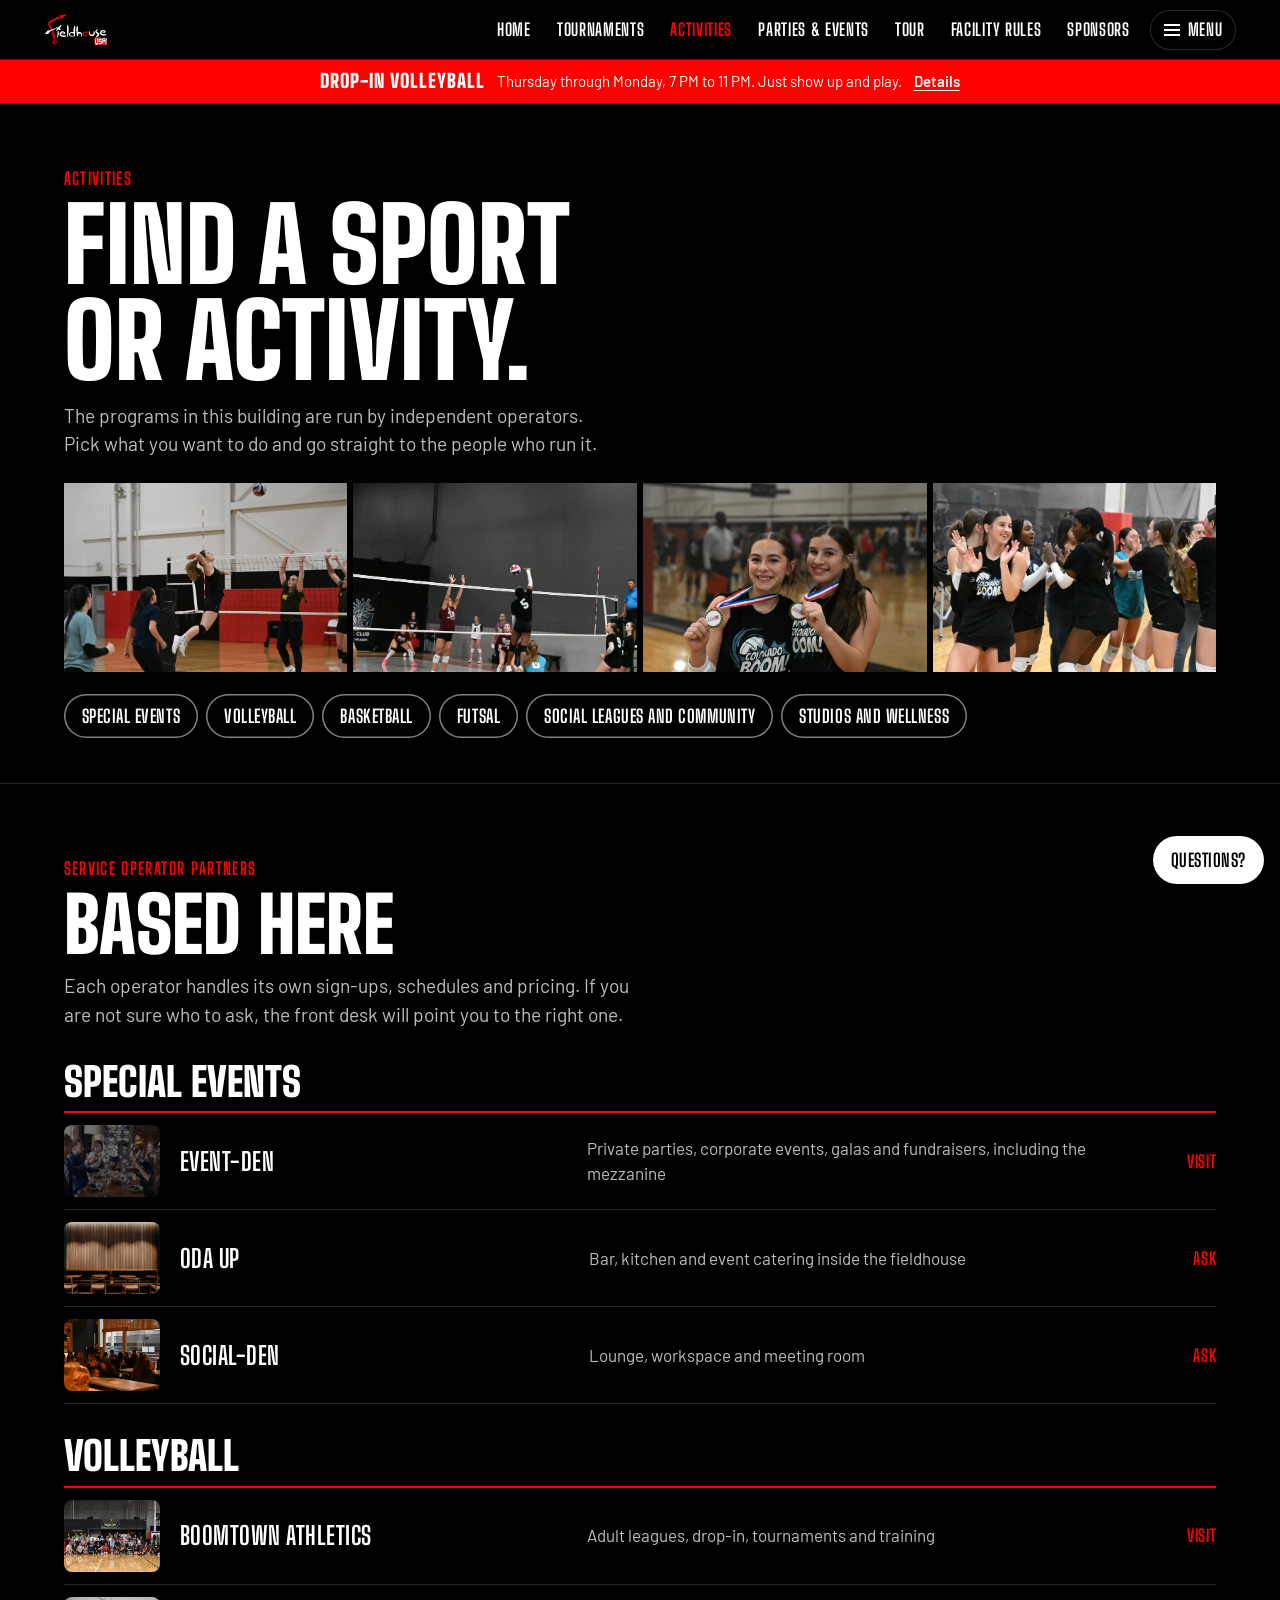
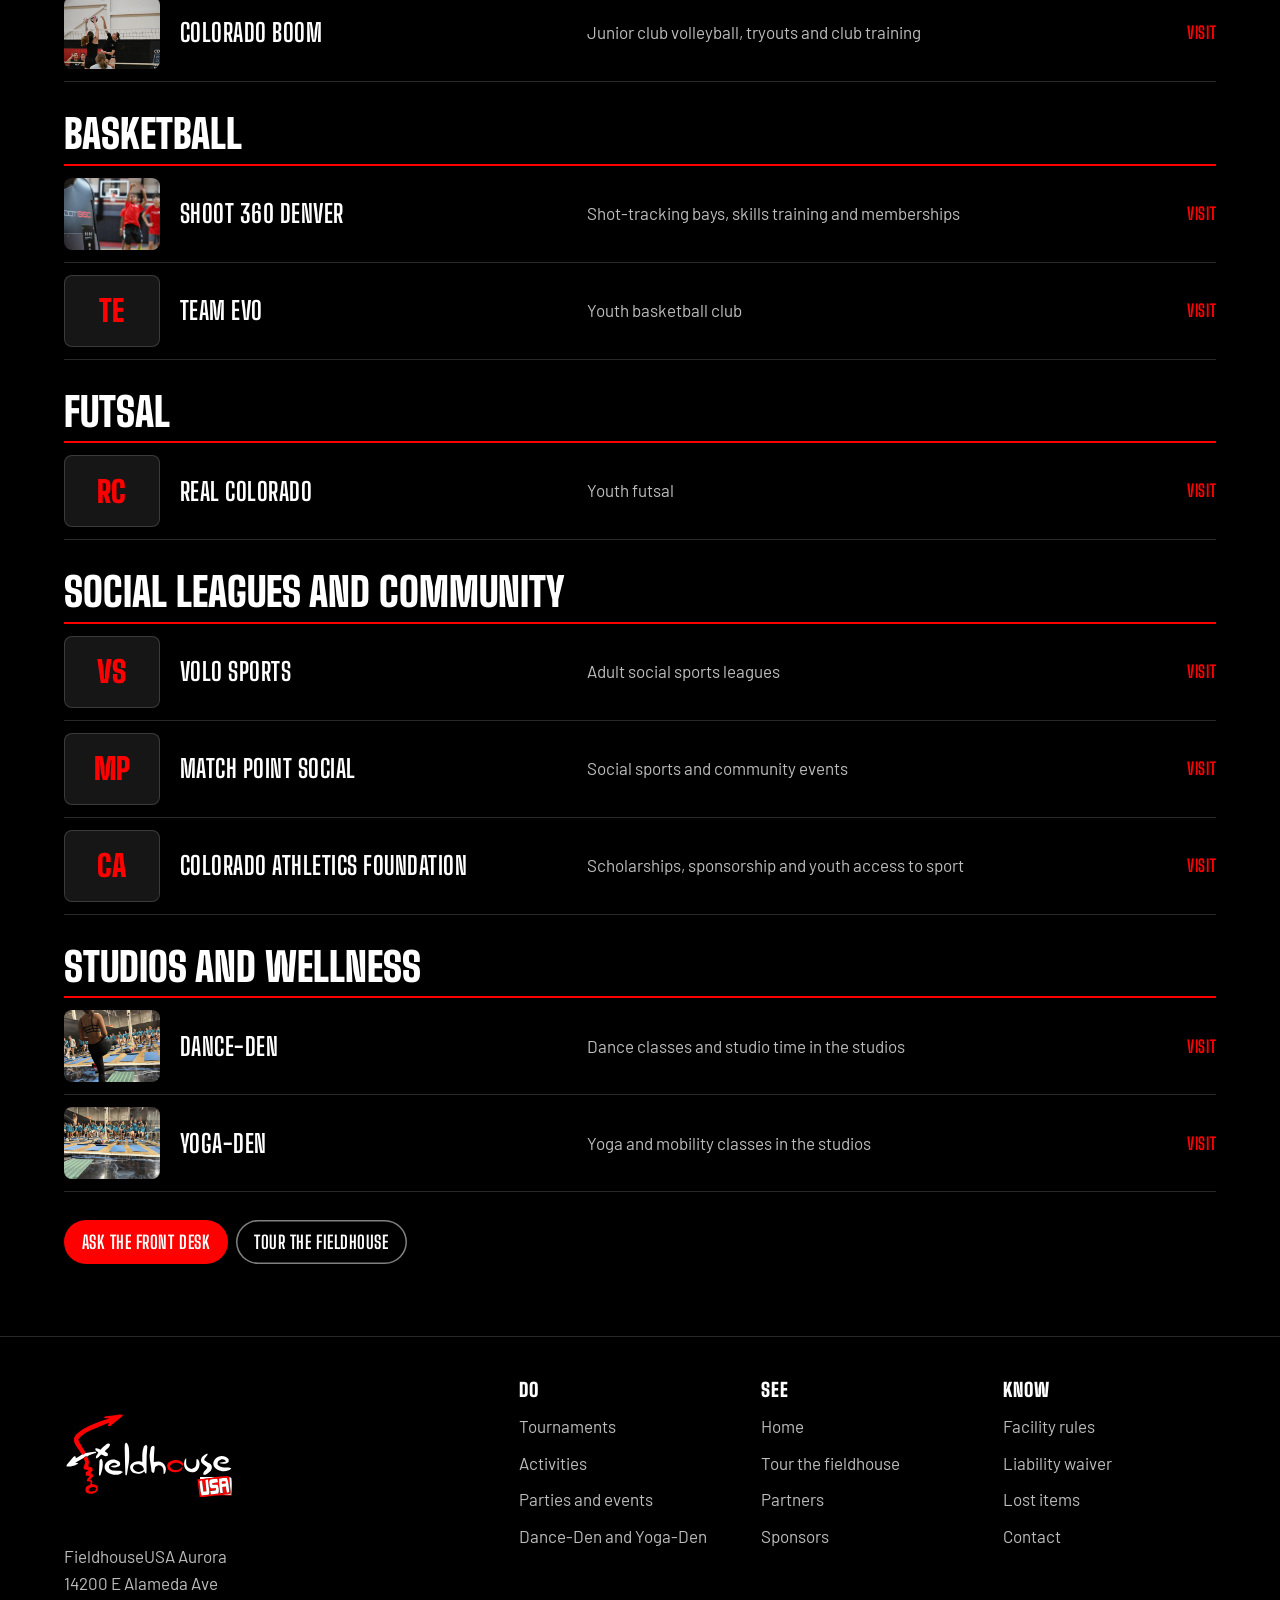
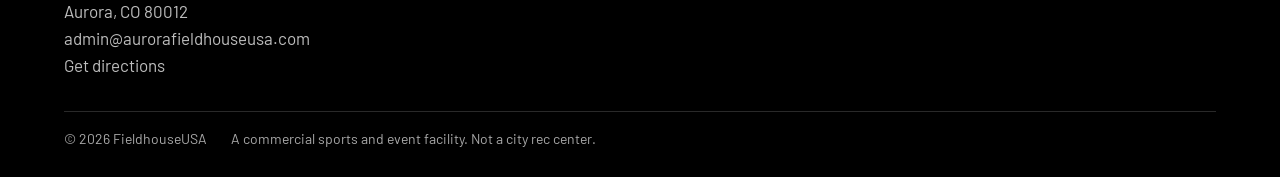
<file: activities.html>
<!doctype html>
<html lang="en">
<head>
<meta charset="utf-8">
<meta name="viewport" content="width=device-width, initial-scale=1, viewport-fit=cover">
<title>Volleyball, Basketball, Futsal, Dance &amp; Yoga | FieldhouseUSA</title>
<meta name="description" content="Leagues, clubs, classes and training at FieldhouseUSA in Aurora, Colorado. See the service operator partners who run volleyball, basketball, futsal, dance, yoga and events in the building.">
<link rel="canonical" href="https://aurorafieldhouseusa.com/activities.html">
<meta property="og:type" content="website">
<meta property="og:site_name" content="FieldhouseUSA">
<meta property="og:title" content="Volleyball, Basketball, Futsal, Dance &amp; Yoga | FieldhouseUSA">
<meta property="og:description" content="Leagues, clubs, classes and training at FieldhouseUSA in Aurora, Colorado. See the service operator partners who run volleyball, basketball, futsal, dance, yoga and events in the building.">
<meta property="og:url" content="https://aurorafieldhouseusa.com/activities.html">
<meta property="og:image" content="https://aurorafieldhouseusa.com/assets/og-image.jpg">
<meta property="og:image:width" content="1200">
<meta property="og:image:height" content="630">
<meta property="og:image:alt" content="A volleyball tournament in progress at FieldhouseUSA Aurora">
<meta name="twitter:card" content="summary_large_image">
<meta name="theme-color" content="#000000">
<link rel="icon" href="favicon.ico" sizes="32x32">
<link rel="icon" href="favicon.svg" type="image/svg+xml">
<link rel="apple-touch-icon" href="apple-touch-icon.png">
<link rel="preconnect" href="https://fonts.googleapis.com"><link rel="preconnect" href="https://fonts.gstatic.com" crossorigin>
<link href="https://fonts.googleapis.com/css2?family=Big+Shoulders+Display:wght@700;900&family=Barlow:wght@400;500;600&display=swap" rel="stylesheet" media="print" onload="this.media='all'">
<noscript><link href="https://fonts.googleapis.com/css2?family=Big+Shoulders+Display:wght@700;900&family=Barlow:wght@400;500;600&display=swap" rel="stylesheet"></noscript>
<link rel="stylesheet" href="assets/site.css">
<script type="application/ld+json">
{"@context":"https://schema.org","@type":["SportsActivityLocation","EventVenue"],"@id":"https://aurorafieldhouseusa.com/#venue","name":"FieldhouseUSA","alternateName":"FieldhouseUSA Aurora","description":"Indoor sports complex and event venue in Aurora, Colorado, serving the Denver metro: 15 volleyball courts, basketball, pickleball and futsal, two studios, a bar and kitchen and a mezzanine.","url":"https://aurorafieldhouseusa.com/","email":"admin@aurorafieldhouseusa.com","logo":"https://aurorafieldhouseusa.com/apple-touch-icon.png","image":"https://aurorafieldhouseusa.com/assets/og-image.jpg","address":{"@type":"PostalAddress","streetAddress":"14200 E Alameda Ave","addressLocality":"Aurora","addressRegion":"CO","postalCode":"80012","addressCountry":"US"}}
</script>
<style>
.phead{padding:clamp(36px,7vh,80px) 0 clamp(28px,5vh,56px)}
.phead h1{font-size:clamp(48px,8vw,110px);max-width:14ch}
.cols{display:grid;grid-template-columns:repeat(3,minmax(0,1fr));gap:14px;margin-top:24px}
.box{padding:20px 22px;background:var(--panel);border-radius:14px;box-shadow:inset 0 0 0 1px var(--line);display:grid;gap:10px;align-content:start}
.box h3{font-size:28px}.box p{color:var(--ink-2)}
.box ul,.ticks{display:grid;gap:7px}
.box li,.ticks li{padding-left:18px;position:relative;color:rgba(255,255,255,.88)}
.box li::before,.ticks li::before{content:"";position:absolute;left:0;top:.62em;width:8px;height:8px;background:var(--red);transform:rotate(45deg)}
.steps{display:grid;grid-template-columns:repeat(4,minmax(0,1fr));gap:14px;margin-top:24px;counter-reset:st}
.steps li{counter-increment:st;padding:18px 20px;border-top:4px solid var(--red);background:var(--panel);border-radius:0 0 14px 14px}
.steps li::before{content:counter(st,decimal-leading-zero);display:block;font-family:var(--display);font-weight:900;font-size:34px;color:var(--red-t);line-height:1;margin-bottom:8px}
.steps b{display:block;font-family:var(--display);font-weight:700;font-size:22px;letter-spacing:.03em;text-transform:uppercase;margin-bottom:4px}
.steps span{color:var(--ink-2);font-size:16px}
.jump{display:flex;flex-wrap:wrap;gap:8px;margin-top:22px}
.cat{margin-top:34px}
.cat h3{font-size:clamp(28px,3.4vw,40px);padding-bottom:10px;border-bottom:2px solid var(--red)}
.plist a,.plist button{display:grid;grid-template-columns:96px minmax(0,2fr) minmax(0,3fr) auto;gap:6px 20px;align-items:center;width:100%;text-align:left;padding:12px 0;border-bottom:1px solid var(--line);text-decoration:none}
.plist .ph{width:96px;aspect-ratio:4/3;border-radius:8px;background:var(--panel-2);overflow:hidden}
.plist .ph img{width:100%;height:100%;object-fit:cover}
.plist .ini{display:grid;place-items:center;font-family:var(--display);font-weight:900;font-size:30px;color:var(--red-t);box-shadow:inset 0 0 0 1px var(--line)}
.plist strong{font-family:var(--display);font-weight:700;font-size:25px;letter-spacing:.02em;text-transform:uppercase;line-height:1}
.plist span:not(.ph){color:var(--ink-2)}
.plist i{font-style:normal;font-family:var(--display);font-weight:700;font-size:17px;letter-spacing:.04em;text-transform:uppercase;color:var(--red-t);white-space:nowrap}
@media (hover:hover){.plist a:hover,.plist button:hover{background:rgba(255,255,255,.05)}}
.boomban{display:flex;align-items:center;flex-wrap:wrap;gap:8px 18px;margin-top:-18px;padding:14px 22px;background:var(--red);color:#fff;text-decoration:none;box-shadow:0 22px 44px rgba(0,0,0,.9),0 6px 14px rgba(0,0,0,.7);position:relative;z-index:2;font-size:17px}
.boomban img{height:44px;width:auto}
.boomban b{font-family:var(--display);font-weight:900;font-size:26px;letter-spacing:.04em;text-transform:uppercase}
.boomban b i{font-style:normal;color:#ffd400}
.boomban u{margin-left:auto;font-weight:600;text-underline-offset:4px;white-space:nowrap}
.spec{display:grid;grid-template-columns:repeat(3,minmax(0,1fr));margin:24px 0 0;border-top:3px solid var(--red)}
.spec div{padding:16px 18px 16px 0;border-bottom:1px solid var(--line)}
.spec dt{font-family:var(--display);font-weight:900;font-size:clamp(36px,4.4vw,60px);line-height:.95}
.spec dd{margin:4px 0 0;color:var(--ink-2)}
@media (max-width:900px){.cols,.steps,.spec{grid-template-columns:1fr}}
@media (max-width:640px){.plist a,.plist button{grid-template-columns:72px 1fr;gap:2px 14px}.plist .ph{width:72px;grid-row:1/4}.plist strong,.plist span,.plist i{grid-column:2}}
</style>
</head>
<body data-page="activities">
<main id="main">
<div class="bans"><a class="ban ban-red" href="https://www.boomtownathletics.com/drop-in.html" rel="noopener"><b>Drop-in volleyball</b><span>Thursday through Monday, 7 PM to 11 PM. Just show up and play.</span><u>Details</u></a></div>
<section class="phead"><div class="wrap">
  <p class="eyebrow">Activities</p>
  <h1>Find a sport or activity.</h1>
  <p class="lede">The programs in this building are run by independent operators. Pick what you want to do and go straight to the people who run it.</p>
  <div class="pgrid" style="--n:4;margin-top:24px" aria-hidden="true"><figure><img src="assets/hardwood-attack.webp" alt="" width="1600" height="1067"></figure><figure><img src="assets/sportcourt-attack.webp" alt="" width="1600" height="1067"></figure><figure><img src="assets/medals-two-players.webp" alt="" width="1600" height="1067"></figure><figure><img src="assets/team-high-fives.webp" alt="" width="1600" height="1067"></figure></div>
  <div class="jump"><a class="btn btn-line" href="#special-events">Special events</a><a class="btn btn-line" href="#volleyball">Volleyball</a><a class="btn btn-line" href="#basketball">Basketball</a><a class="btn btn-line" href="#futsal">Futsal</a><a class="btn btn-line" href="#social-leagues-community">Social leagues and community</a><a class="btn btn-line" href="#studios-wellness">Studios and wellness</a></div>
</div></section>
<section class="sec" id="partners"><div class="wrap">
  <p class="eyebrow">Service Operator Partners</p>
  <h2>Based here</h2>
  <p class="lede">Each operator handles its own sign-ups, schedules and pricing. If you are not sure who to ask, the front desk will point you to the right one.</p>
  <div class="cat" id="special-events"><h3>Special events</h3><div class="plist"><a href="https://event-den.com/" rel="noopener"><span class="ph"><img src="assets/event-dinner.webp" alt="" loading="lazy" width="96" height="72"></span><strong>Event-Den</strong><span>Private parties, corporate events, galas and fundraisers, including the mezzanine</span><i>Visit</i></a><button type="button" data-ask="food"><span class="ph"><img src="assets/odaup-dining.webp" alt="" loading="lazy" width="96" height="72"></span><strong>Oda Up</strong><span>Bar, kitchen and event catering inside the fieldhouse</span><i>Ask</i></button><button type="button" data-ask="studio"><span class="ph"><img src="assets/socialden-crowd.webp" alt="" loading="lazy" width="96" height="72"></span><strong>Social-Den</strong><span>Lounge, workspace and meeting room</span><i>Ask</i></button></div></div><div class="cat" id="volleyball"><h3>Volleyball</h3><div class="plist"><a href="https://www.boomtownathletics.com/" rel="noopener"><span class="ph"><img src="assets/tournament-group.webp" alt="" loading="lazy" width="96" height="72"></span><strong>Boomtown Athletics</strong><span>Adult leagues, drop-in, tournaments and training</span><i>Visit</i></a><a href="https://coloradoboom.com/" rel="noopener"><span class="ph"><img src="assets/vb-set-colorado-boom.webp" alt="" loading="lazy" width="96" height="72"></span><strong>Colorado Boom</strong><span>Junior club volleyball, tryouts and club training</span><i>Visit</i></a></div></div><div class="cat" id="basketball"><h3>Basketball</h3><div class="plist"><a href="https://www.shoot360denver.com/" rel="noopener"><span class="ph"><img src="assets/shoot360-bays.webp" alt="" loading="lazy" width="96" height="72"></span><strong>Shoot 360 Denver</strong><span>Shot-tracking bays, skills training and memberships</span><i>Visit</i></a><a href="https://teamevo.org/" rel="noopener"><span class="ph ini" aria-hidden="true">TE</span><strong>Team Evo</strong><span>Youth basketball club</span><i>Visit</i></a></div></div><div class="cat" id="futsal"><h3>Futsal</h3><div class="plist"><a href="https://www.realcolorado.net/" rel="noopener"><span class="ph ini" aria-hidden="true">RC</span><strong>Real Colorado</strong><span>Youth futsal</span><i>Visit</i></a></div></div><div class="cat" id="social-leagues-community"><h3>Social leagues and community</h3><div class="plist"><a href="https://www.volosports.com/" rel="noopener"><span class="ph ini" aria-hidden="true">VS</span><strong>VOLO Sports</strong><span>Adult social sports leagues</span><i>Visit</i></a><a href="https://www.matchptsocial.com/" rel="noopener"><span class="ph ini" aria-hidden="true">MP</span><strong>Match Point Social</strong><span>Social sports and community events</span><i>Visit</i></a><a href="https://coloradoaf.org/" rel="noopener"><span class="ph ini" aria-hidden="true">CA</span><strong>Colorado Athletics Foundation</strong><span>Scholarships, sponsorship and youth access to sport</span><i>Visit</i></a></div></div><div class="cat" id="studios-wellness"><h3>Studios and wellness</h3><div class="plist"><a href="studios.html#dance-den"><span class="ph"><img src="assets/yoga-studio-instructor.webp" alt="" loading="lazy" width="96" height="72"></span><strong>Dance-Den</strong><span>Dance classes and studio time in the studios</span><i>Visit</i></a><a href="studios.html#yoga-den"><span class="ph"><img src="assets/yoga-studio-class.webp" alt="" loading="lazy" width="96" height="72"></span><strong>Yoga-Den</strong><span>Yoga and mobility classes in the studios</span><i>Visit</i></a></div></div>
  <div class="acts" style="margin-top:28px"><button class="btn btn-red" data-ask="rental">Ask the front desk</button><a class="btn btn-line" href="tour.html">Tour the fieldhouse</a></div>
</div></section>
</main>
<footer><div class="wrap"><address>FieldhouseUSA Aurora<br>14200 E Alameda Ave<br>Aurora, CO 80012<br><a href="mailto:admin@aurorafieldhouseusa.com">admin@aurorafieldhouseusa.com</a></address></div></footer>
<script src="assets/site.js"></script>
</body>
</html>
</file>
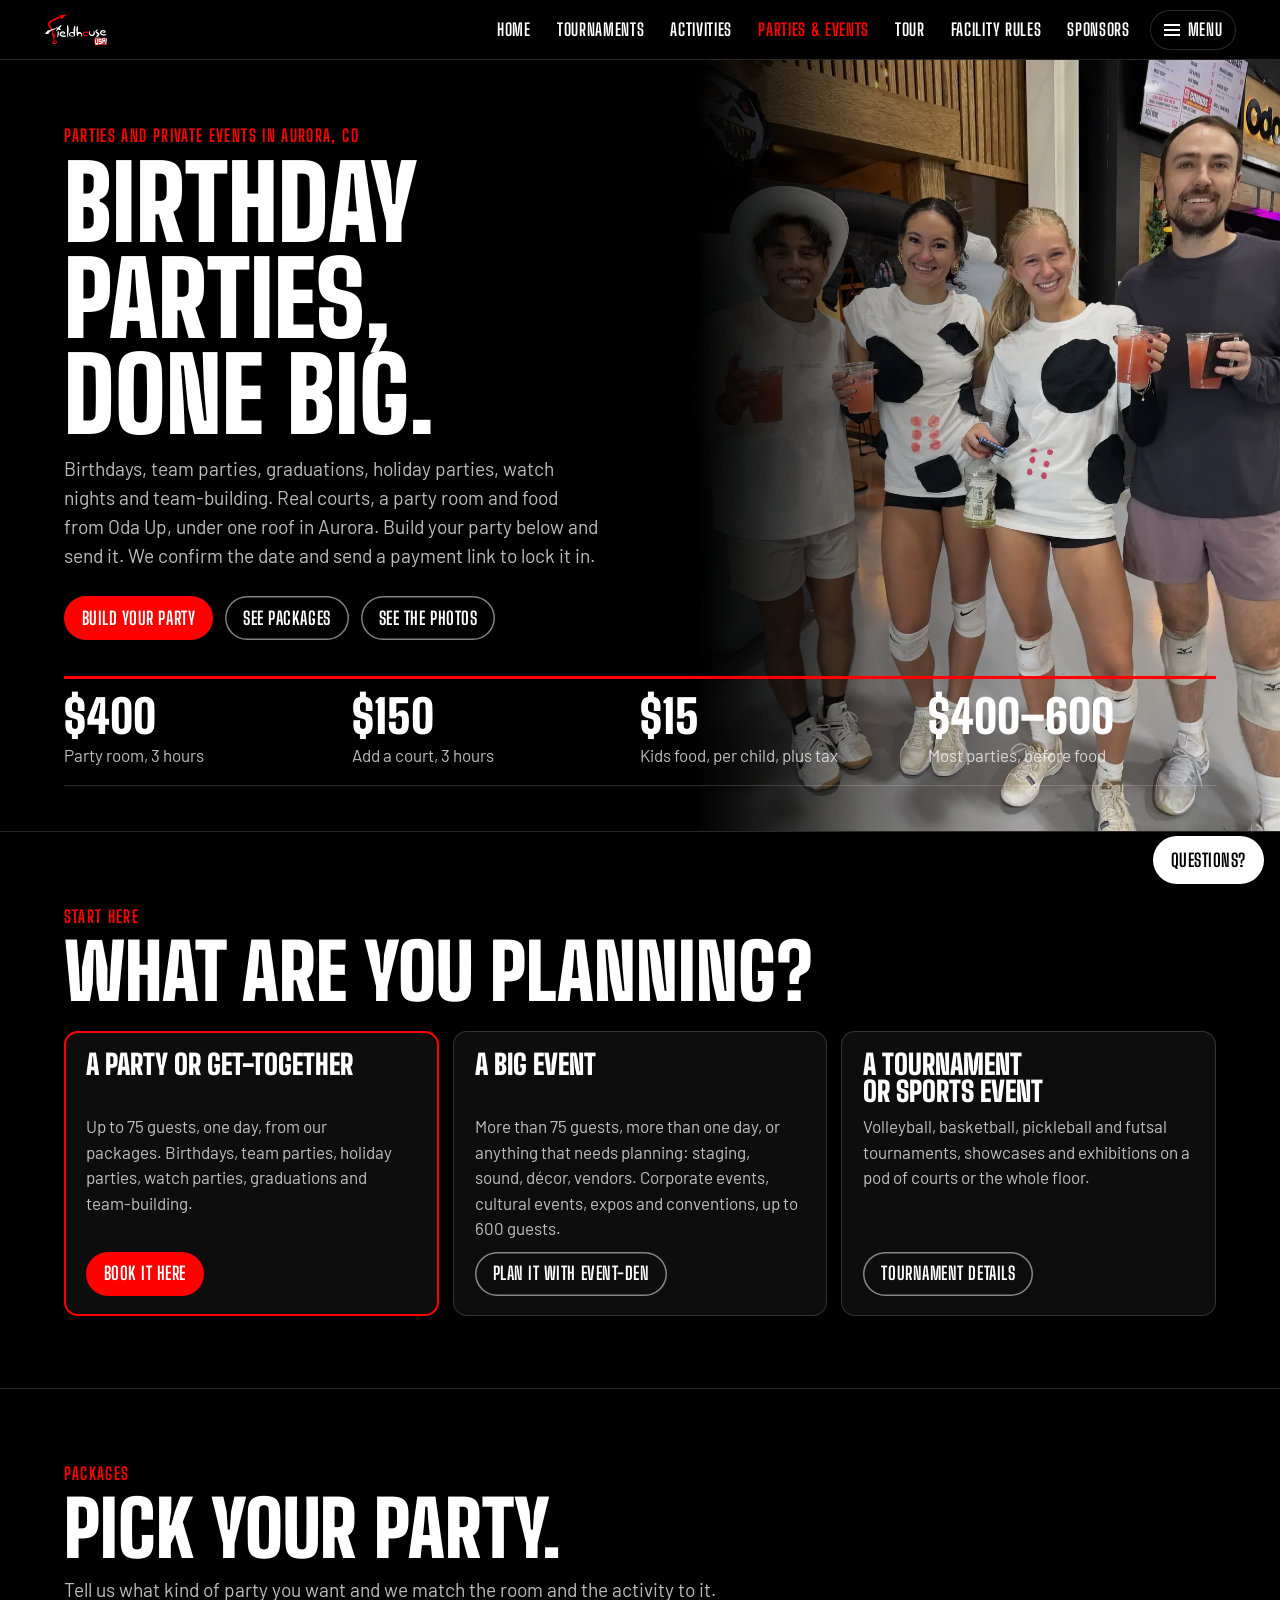
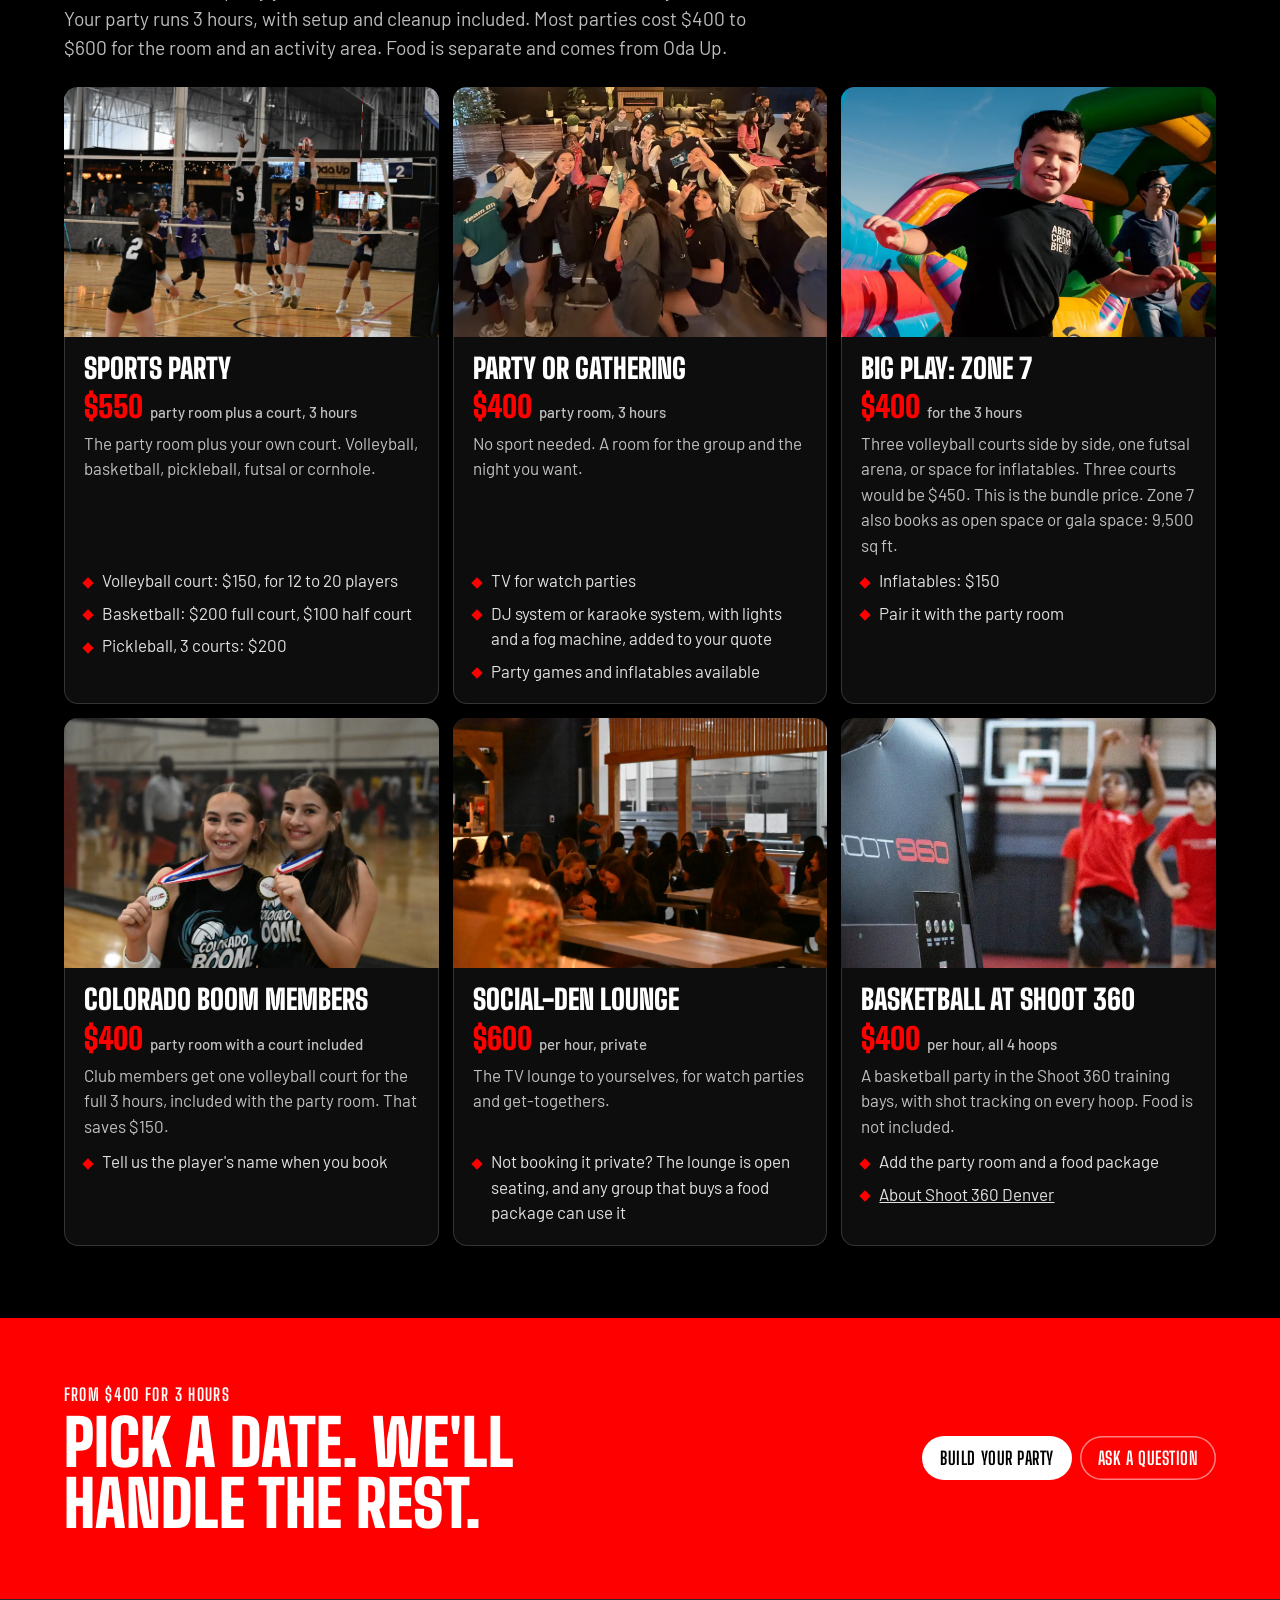
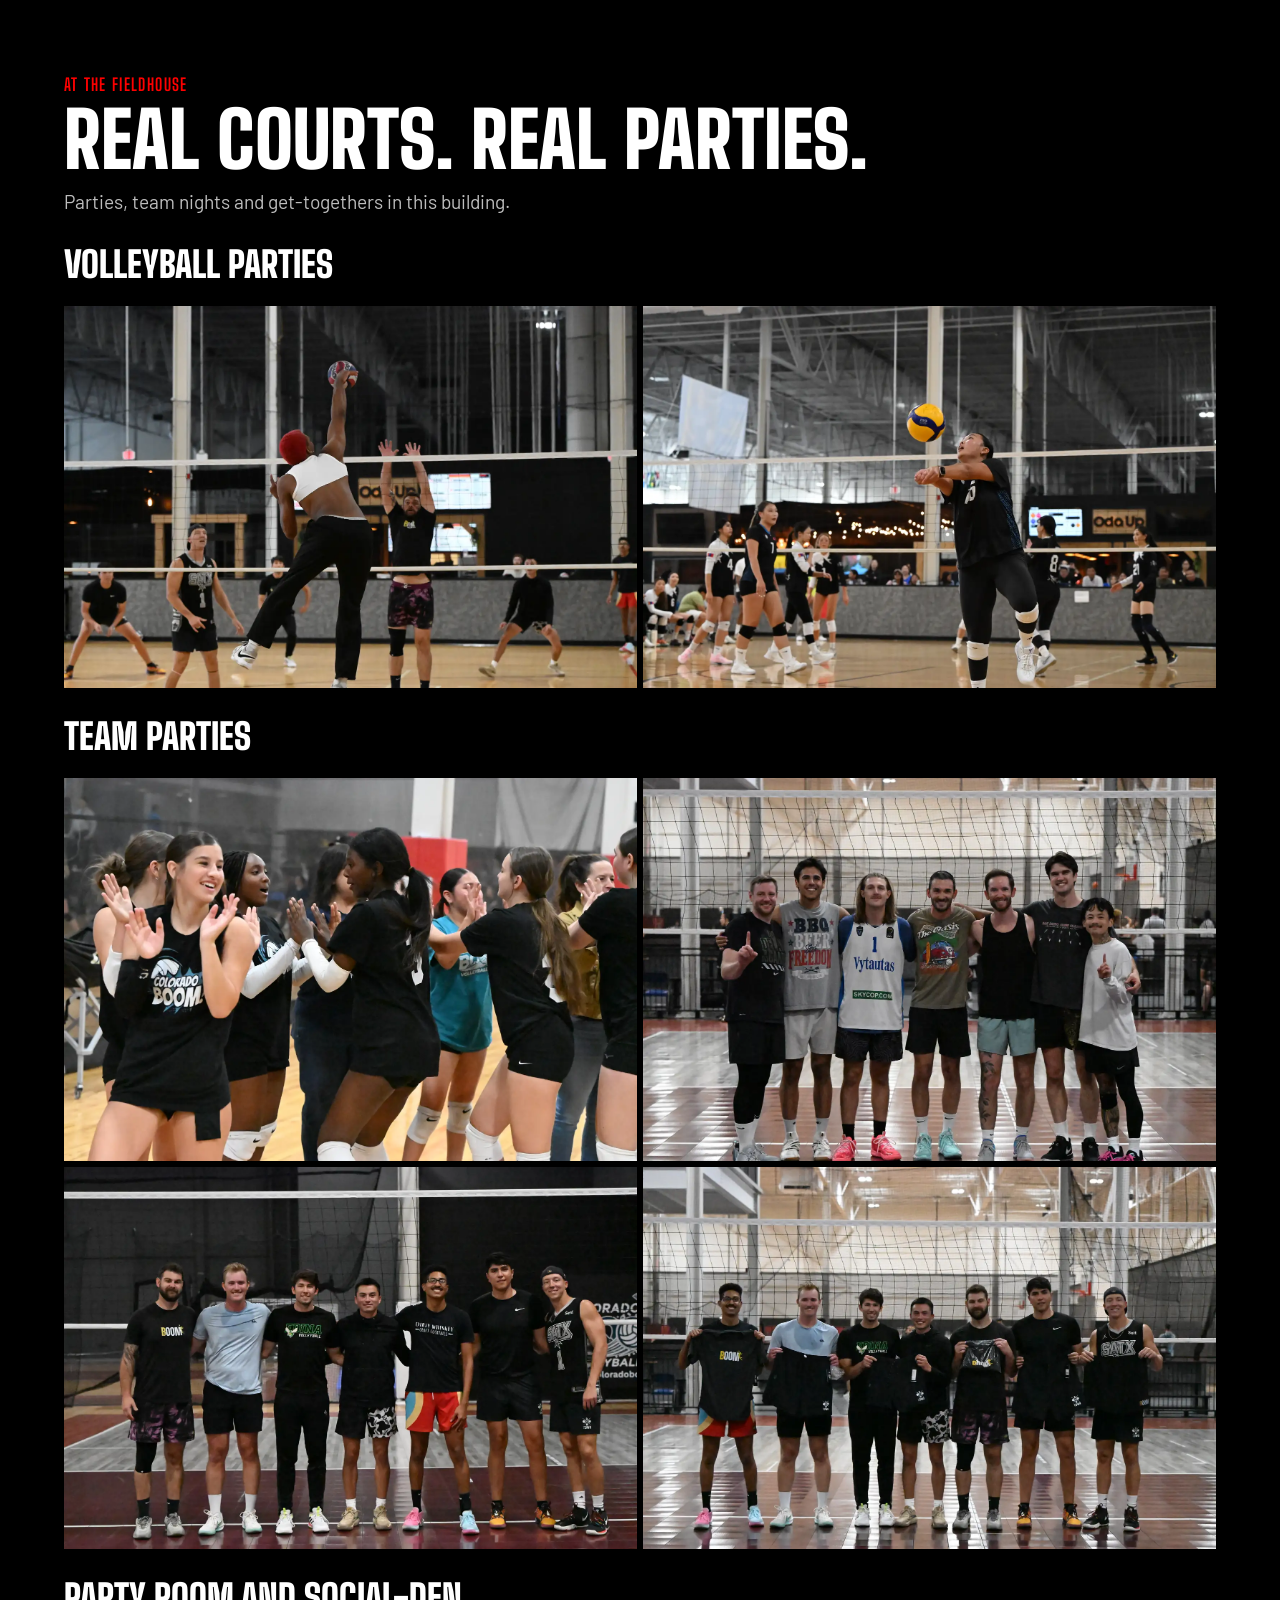
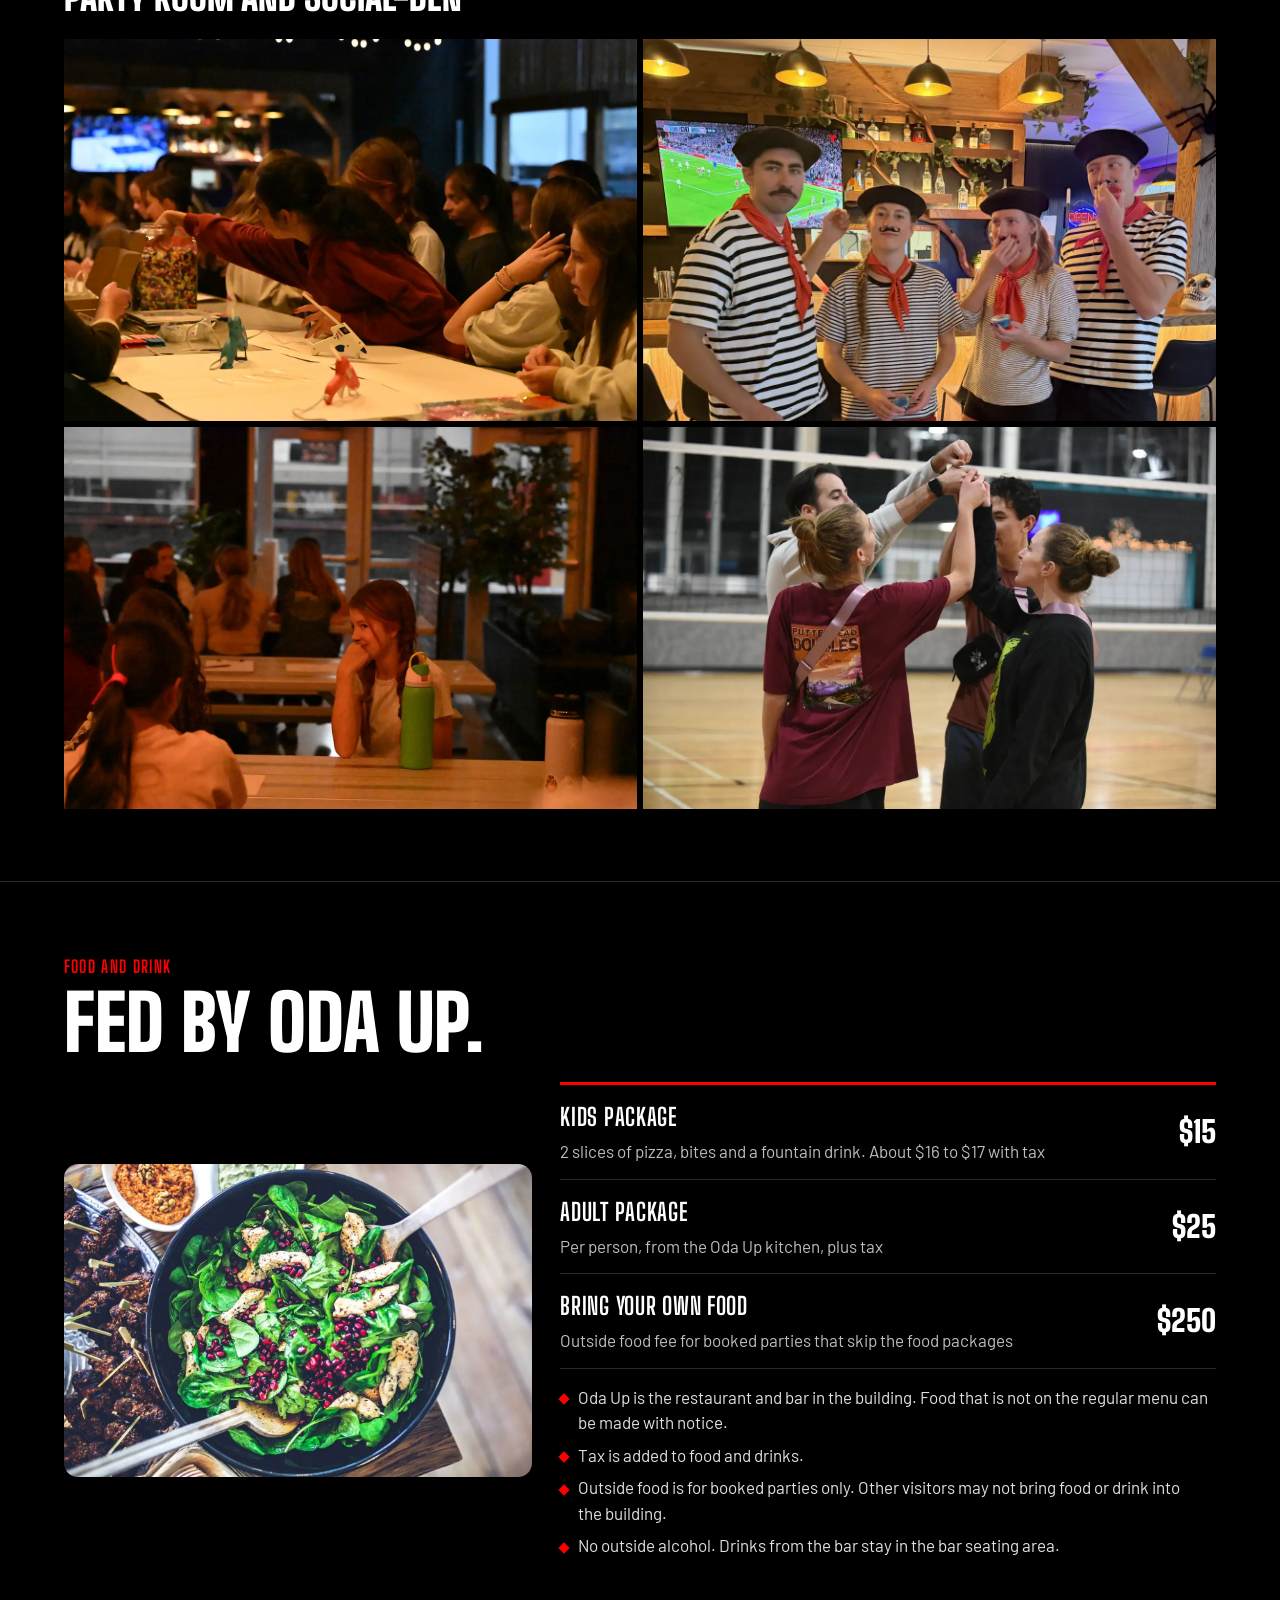
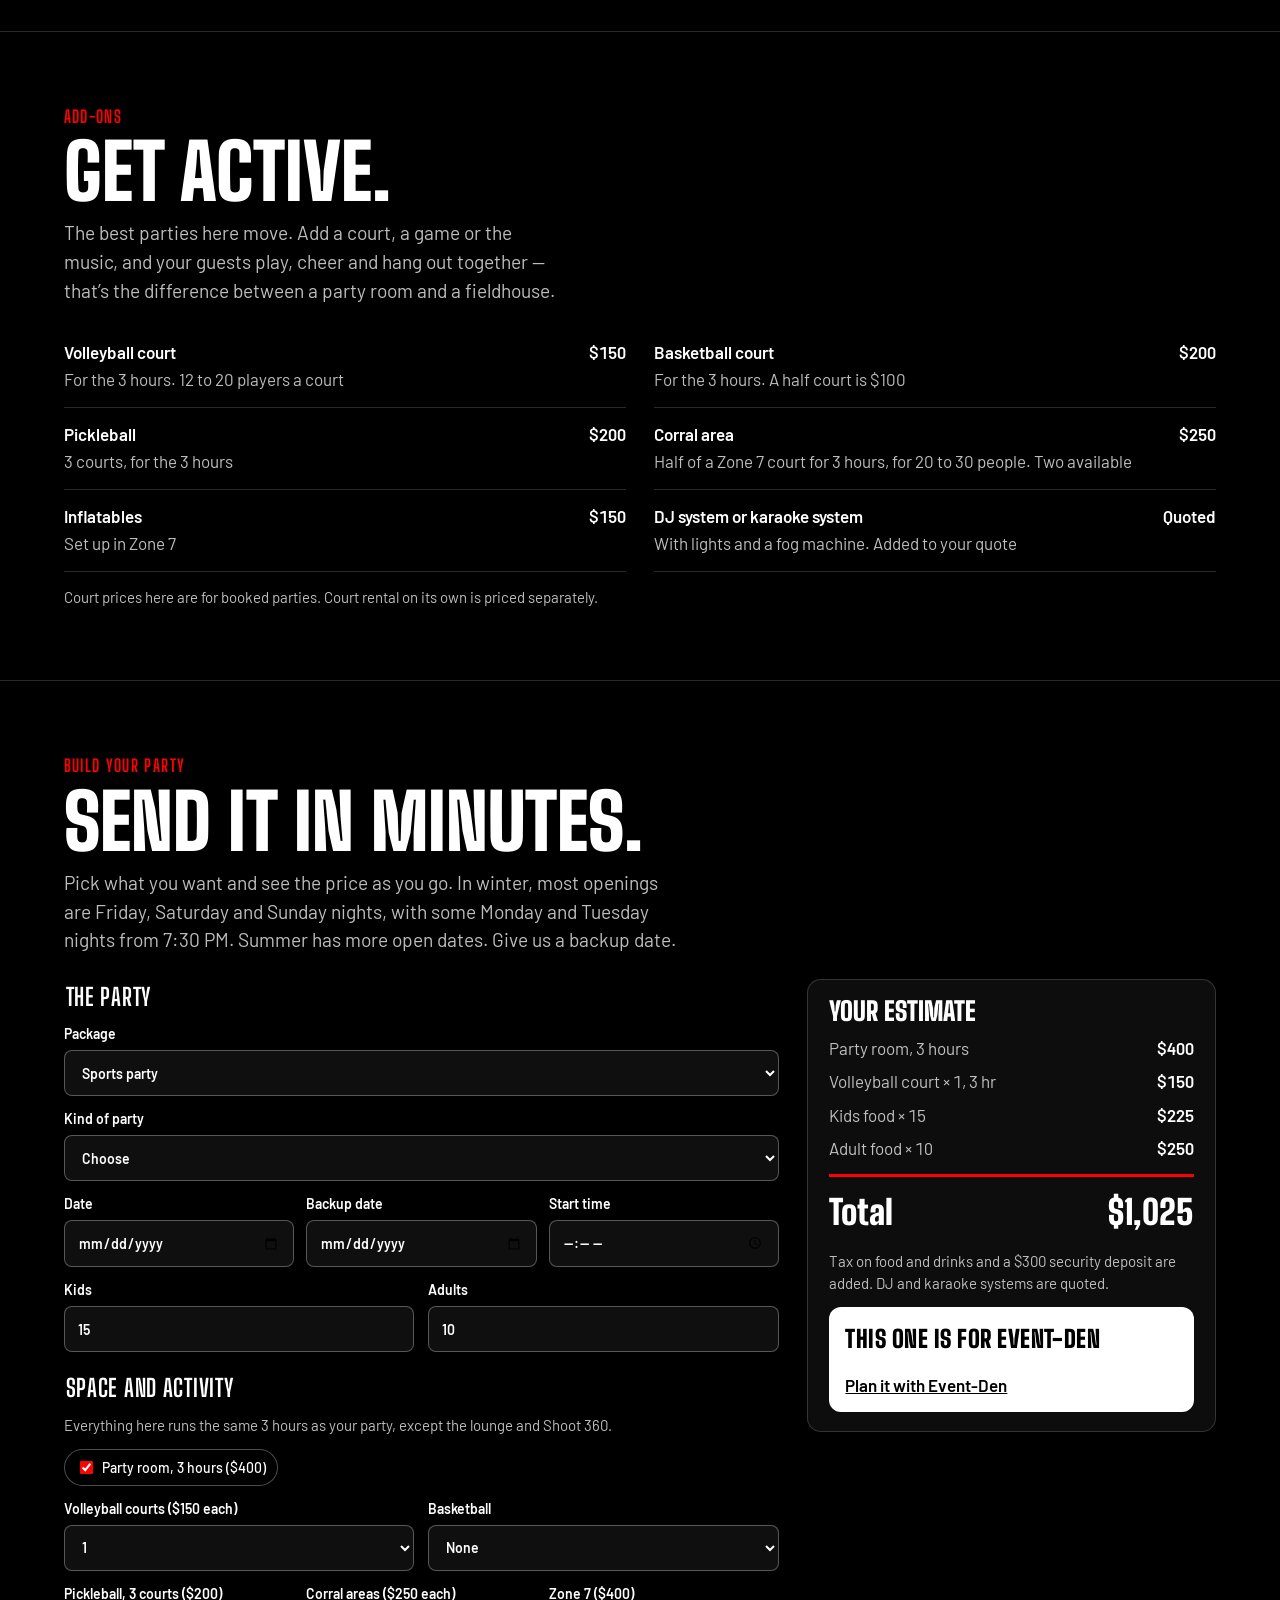
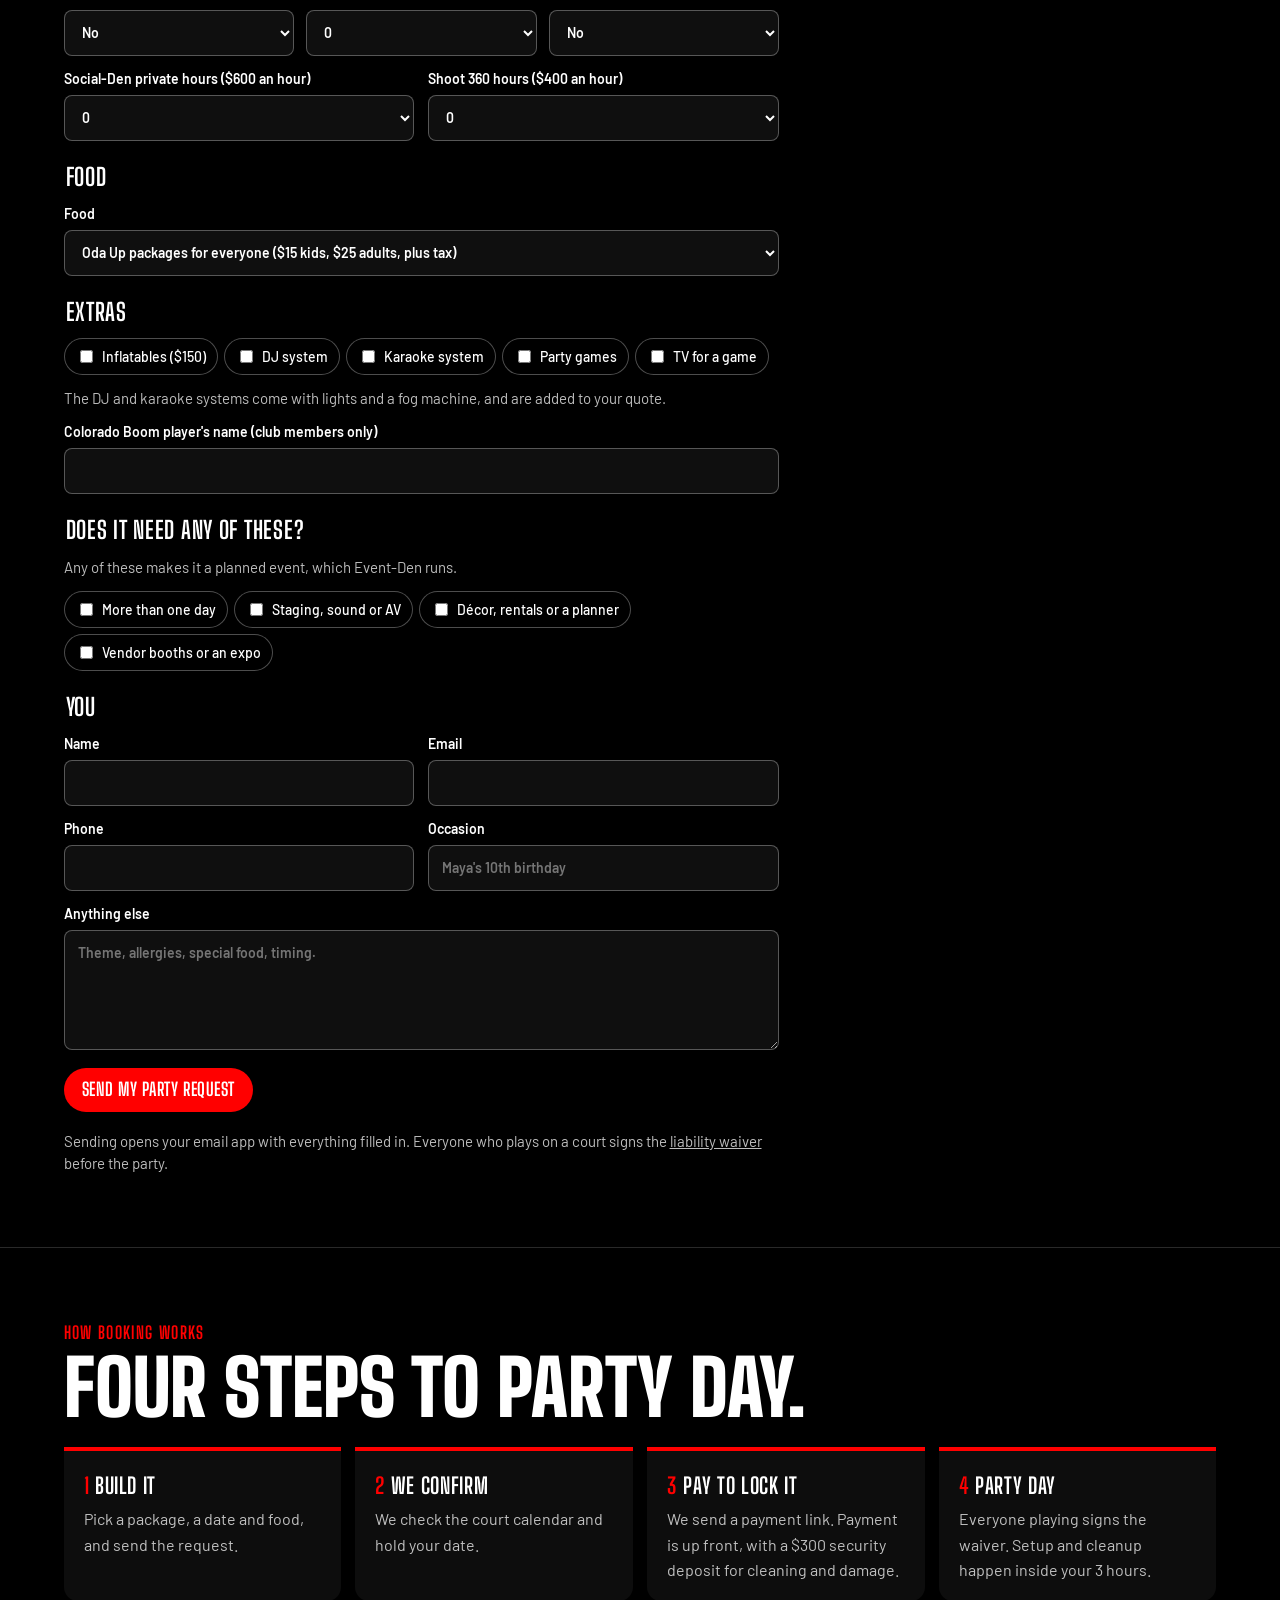
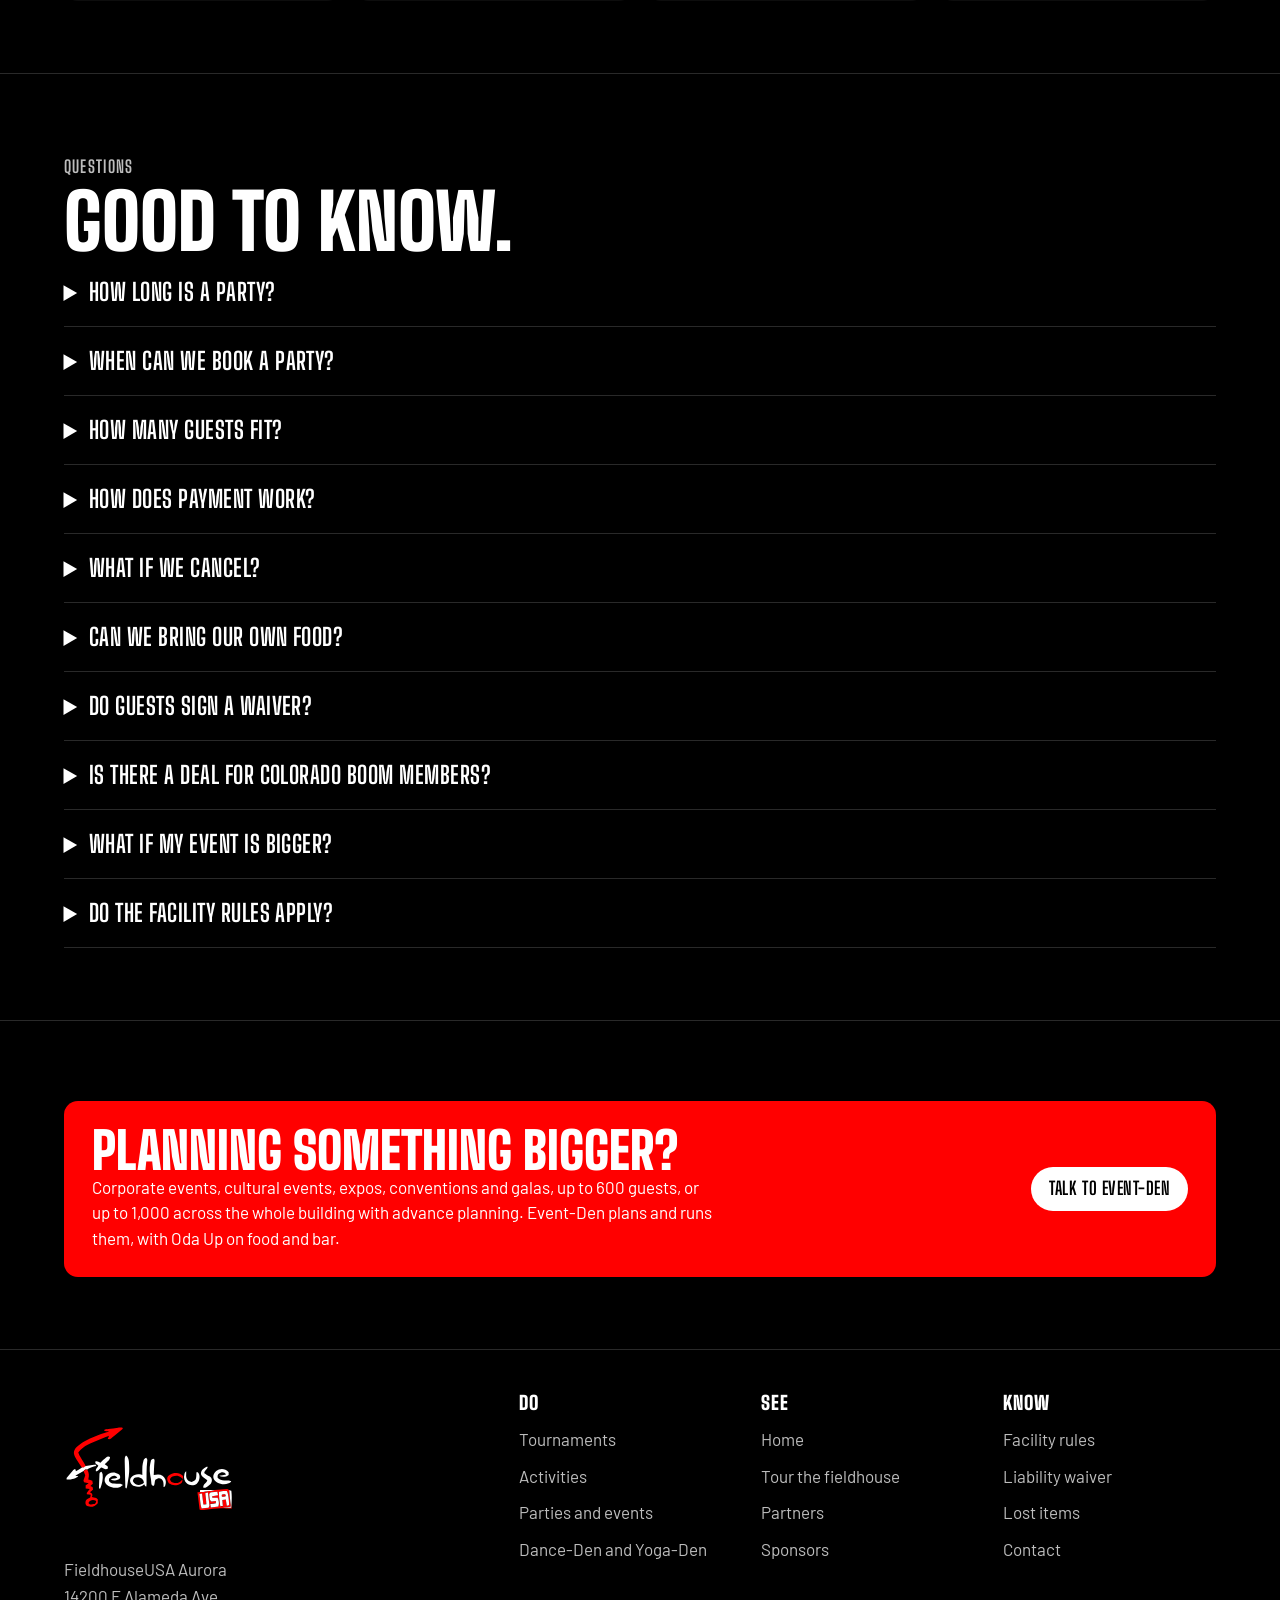
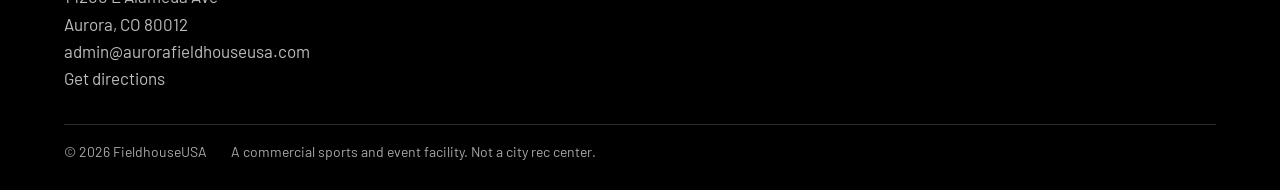
<file: events.html>
<!doctype html>
<html lang="en">
<head>
<meta charset="utf-8">
<meta name="viewport" content="width=device-width, initial-scale=1, viewport-fit=cover">
<title>Birthday Party Venue in Aurora, CO | Sports Parties | FieldhouseUSA</title>
<meta name="description" content="Birthday party venue in Aurora, CO. Kids, teen and adult parties, team parties and team-building at FieldhouseUSA. Party room $400, add a court for $150.">
<link rel="canonical" href="https://aurorafieldhouseusa.com/events.html">
<meta property="og:type" content="website">
<meta property="og:site_name" content="FieldhouseUSA">
<meta property="og:title" content="Birthday Party Venue in Aurora, CO | FieldhouseUSA">
<meta property="og:description" content="Party room $400 for 3 hours, add a court for $150, food from Oda Up. Most parties run $400 to $600 before food.">
<meta property="og:url" content="https://aurorafieldhouseusa.com/events.html">
<meta property="og:image" content="https://aurorafieldhouseusa.com/assets/og-party.jpg">
<meta property="og:image:width" content="1200">
<meta property="og:image:height" content="630">
<meta property="og:image:alt" content="Friends celebrating with confetti and balloons">
<meta name="twitter:card" content="summary_large_image">
<meta name="theme-color" content="#000000">
<link rel="icon" href="favicon.ico" sizes="32x32">
<link rel="icon" href="favicon.svg" type="image/svg+xml">
<link rel="apple-touch-icon" href="apple-touch-icon.png">
<link rel="preconnect" href="https://fonts.googleapis.com"><link rel="preconnect" href="https://fonts.gstatic.com" crossorigin>
<link href="https://fonts.googleapis.com/css2?family=Big+Shoulders+Display:wght@700;900&family=Barlow:wght@400;500;600&display=swap" rel="stylesheet" media="print" onload="this.media='all'">
<noscript><link href="https://fonts.googleapis.com/css2?family=Big+Shoulders+Display:wght@700;900&family=Barlow:wght@400;500;600&display=swap" rel="stylesheet"></noscript>
<link rel="stylesheet" href="assets/site.css">
<script type="application/ld+json">
{"@context":"https://schema.org","@type":"WebPage","name":"Parties and private events at FieldhouseUSA","url":"https://aurorafieldhouseusa.com/events.html","about":{"@id":"https://aurorafieldhouseusa.com/#venue"},
"mainEntity":{"@type":"OfferCatalog","name":"Party packages","itemListElement":[
{"@type":"Offer","name":"Party room, 3 hours including setup","price":"400","priceCurrency":"USD"},
{"@type":"Offer","name":"Volleyball court added to a party, 3 hours","price":"150","priceCurrency":"USD"},
{"@type":"Offer","name":"Basketball full court, 3 hours","price":"200","priceCurrency":"USD"},
{"@type":"Offer","name":"Basketball half court, 3 hours","price":"100","priceCurrency":"USD"},
{"@type":"Offer","name":"Pickleball, 3 courts, 3 hours","price":"200","priceCurrency":"USD"},
{"@type":"Offer","name":"Inflatables","price":"150","priceCurrency":"USD"},
{"@type":"Offer","name":"Zone 7: three courts, futsal arena or inflatables, 3 hours","price":"400","priceCurrency":"USD"},
{"@type":"Offer","name":"Social-Den private TV lounge, per hour","price":"600","priceCurrency":"USD"},
{"@type":"Offer","name":"Kids food package by Oda Up, per child","price":"15","priceCurrency":"USD"},
{"@type":"Offer","name":"Adult food package by Oda Up, per person","price":"25","priceCurrency":"USD"}]}}
</script>
<script type="application/ld+json" id="faq-ld">{"@context": "https://schema.org", "@type": "FAQPage", "mainEntity": [{"@type": "Question", "name": "How long is a party?", "acceptedAnswer": {"@type": "Answer", "text": "Three hours, with setup and cleanup inside the 3 hours. The party room, courts, corral areas and Zone 7 are all booked for the same 3-hour block. The Social-Den lounge and Shoot 360 are booked by the hour."}}, {"@type": "Question", "name": "When can we book a party?", "acceptedAnswer": {"@type": "Answer", "text": "In winter, most openings are Friday, Saturday and Sunday nights, with some Monday and Tuesday nights from 7:30 PM. Summer has more open dates, depending on the events in the building."}}, {"@type": "Question", "name": "How many guests fit?", "acceptedAnswer": {"@type": "Answer", "text": "A volleyball court suits 12 to 20 players and a corral area holds 20 to 30 people. Parties here go up to 75 guests. Bigger groups are planned by Event-Den."}}, {"@type": "Question", "name": "How does payment work?", "acceptedAnswer": {"@type": "Answer", "text": "Payment is up front, and a $300 security deposit covers cleaning and damage. If your date is more than 3 months away, a 30% deposit holds it and the rest is due 1 to 2 months before the party. Tax is added to food and drinks."}}, {"@type": "Question", "name": "What if we cancel?", "acceptedAnswer": {"@type": "Answer", "text": "If you cancel within 60 days of your party, the 30% deposit is not refunded."}}, {"@type": "Question", "name": "Can we bring our own food?", "acceptedAnswer": {"@type": "Answer", "text": "Booked parties can, for a $250 outside food fee when you skip the Oda Up food packages. Outside alcohol is not allowed. Everyone else follows the building rule: no outside food or drink."}}, {"@type": "Question", "name": "Do guests sign a waiver?", "acceptedAnswer": {"@type": "Answer", "text": "Yes. Everyone who plays on a court or an inflatable signs the liability waiver first. A parent or guardian signs for anyone under 18."}}, {"@type": "Question", "name": "Is there a deal for Colorado Boom members?", "acceptedAnswer": {"@type": "Answer", "text": "Yes. Club members get one volleyball court for the 3 hours, included with the party room."}}, {"@type": "Question", "name": "What if my event is bigger?", "acceptedAnswer": {"@type": "Answer", "text": "Events over 75 guests, events longer than a day, and events that need staging, sound, décor or vendors are planned by Event-Den, the event company in the building. It hosts up to 600 guests, or up to 1,000 across the whole building with advance planning."}}, {"@type": "Question", "name": "Do the facility rules apply?", "acceptedAnswer": {"@type": "Answer", "text": "Yes, to every guest. Read the facility rules before party day."}}]}</script>
<style>
.phead{position:relative;isolation:isolate;padding:clamp(36px,7vh,80px) 0 clamp(28px,5vh,56px);overflow:hidden}
.phead .bg{position:absolute;inset:0;z-index:-1}
/* the hero photo is portrait, so on wide screens it sits in the right half instead of being blown up across the page */
.phead .bg{overflow:hidden}
.phead .bg img{position:absolute;top:0;right:0;width:min(46%,660px);height:100%;object-fit:cover;object-position:50% 22%;opacity:.9;-webkit-mask-image:linear-gradient(90deg,transparent,#000 30%);mask-image:linear-gradient(90deg,transparent,#000 30%)}
.phead .bg::after{content:"";position:absolute;inset:0;background:linear-gradient(90deg,#000 40%,rgba(0,0,0,.55) 58%,rgba(0,0,0,0) 80%)}
@media (max-width:900px){.phead .bg img{width:100%;opacity:.5;-webkit-mask-image:none;mask-image:none}.phead .bg::after{background:linear-gradient(180deg,rgba(0,0,0,.3),rgba(0,0,0,.85))}}
/* parallax: the photo drifts slower than the page as you scroll past the hero. CSS only, skipped when motion is reduced */
@supports (animation-timeline:view()){@media (prefers-reduced-motion:no-preference){
  .phead .bg img{height:110%;top:-5%;animation:drift linear both;animation-timeline:view();animation-range:exit}
  @keyframes drift{to{transform:translateY(9%)}}}}
.phead h1{font-size:clamp(48px,8vw,110px);max-width:13ch}.phead .acts{margin-top:26px;gap:12px}.phead .spec{margin-top:36px}
.spec{display:grid;grid-template-columns:repeat(4,minmax(0,1fr));margin:28px 0 0;border-top:3px solid var(--red)}
.spec div{padding:16px 18px 16px 0;border-bottom:1px solid var(--line)}
.spec dt{font-family:var(--display);font-weight:900;font-size:clamp(30px,3.6vw,52px);white-space:nowrap;line-height:.95;font-variant-numeric:tabular-nums}
.spec dd{margin:4px 0 0;color:var(--ink-2)}
.cols{display:grid;grid-template-columns:repeat(3,minmax(0,1fr));gap:14px;margin-top:24px}
.box{padding:20px 22px;background:var(--panel);border-radius:14px;box-shadow:inset 0 0 0 1px var(--line);display:grid;gap:10px;align-content:start}
.box h3{font-size:28px}.box p{color:var(--ink-2)}
.cols .box{grid-row:span 3;grid-template-rows:subgrid;row-gap:10px}
.box.here{box-shadow:inset 0 0 0 2px var(--red)}
.pk{display:grid;grid-template-columns:repeat(3,minmax(0,1fr));gap:14px;margin-top:24px}
.pk article{background:var(--panel);border-radius:14px;overflow:hidden;box-shadow:inset 0 0 0 1px var(--line);display:grid;grid-row:span 5;grid-template-rows:subgrid;row-gap:0}
.pk img{width:100%;aspect-ratio:3/2;object-fit:cover;display:block}
.pk .in{padding:18px 20px 20px;display:grid;grid-row:span 4;grid-template-rows:subgrid;row-gap:10px}
.pk h3{font-size:28px}
.pk .price{font-family:var(--display);font-weight:900;font-size:30px;line-height:1;color:var(--red-t);font-variant-numeric:tabular-nums}
.pk .price small{font-family:var(--body);font-weight:500;font-size:15px;color:var(--ink-2);letter-spacing:0;text-transform:none}
.pk p{color:var(--ink-2)}
.pk .ticks{align-content:start}
.ticks{display:grid;gap:7px}
.ticks li{padding-left:18px;position:relative;color:rgba(255,255,255,.88)}
.ticks li::before{content:"";position:absolute;left:0;top:.62em;width:8px;height:8px;background:var(--red);transform:rotate(45deg)}
.food{display:grid;grid-template-columns:minmax(0,5fr) minmax(0,7fr);gap:28px;align-items:center;margin-top:24px}
.food img{width:100%;border-radius:14px;aspect-ratio:3/2;object-fit:cover}
.menu{display:grid;gap:0;border-top:3px solid var(--red)}
.menu div{display:grid;grid-template-columns:minmax(0,1fr) auto;gap:4px 18px;padding:14px 0;border-bottom:1px solid var(--line)}
.menu b{font-family:var(--display);font-weight:700;font-size:24px;letter-spacing:.03em;text-transform:uppercase}
.menu span{grid-column:1;color:var(--ink-2)}
.menu i{grid-row:1/3;grid-column:2;align-self:center;font-style:normal;font-family:var(--display);font-weight:900;font-size:30px;font-variant-numeric:tabular-nums}
.addons{display:grid;grid-template-columns:repeat(2,minmax(0,1fr));gap:0 28px;margin-top:20px}
.addons div{display:grid;grid-template-columns:minmax(0,1fr) auto;gap:2px 16px;padding:14px 0;border-bottom:1px solid var(--line)}
.addons b{font-weight:600}
.addons span{color:var(--ink-2);grid-column:1}
.addons i{grid-row:1/3;grid-column:2;font-style:normal;font-weight:600;white-space:nowrap;font-variant-numeric:tabular-nums}
.steps{display:grid;grid-template-columns:repeat(4,minmax(0,1fr));gap:14px;margin-top:24px}
.steps li{padding:18px 20px;border-top:4px solid var(--red);background:var(--panel);border-radius:0 0 14px 14px}
.steps b{display:block;font-family:var(--display);font-weight:700;font-size:22px;letter-spacing:.03em;text-transform:uppercase;margin-bottom:4px}
.steps b::before{content:attr(data-n) " ";color:var(--red-t)}
.steps span{color:var(--ink-2);font-size:16px}
.build{display:grid;grid-template-columns:minmax(0,7fr) minmax(0,4fr);gap:28px;align-items:start;margin-top:24px}
.build form{display:grid;gap:18px}
.build fieldset{border:0;padding:0;margin:0;display:grid;gap:12px}
.build legend{font-family:var(--display);font-weight:700;font-size:24px;letter-spacing:.03em;text-transform:uppercase;margin-bottom:8px}
.f3{display:grid;grid-template-columns:repeat(3,minmax(0,1fr));gap:12px}
.hint{color:var(--ink-2);font-size:15px}
.est{position:sticky;top:calc(var(--header) + 16px + env(safe-area-inset-top,0px));background:var(--panel);border-radius:14px;box-shadow:inset 0 0 0 1px var(--line);padding:20px 22px;display:grid;gap:12px}
.est h3{font-size:26px}
.est ul{display:grid;gap:8px}
.est li{display:grid;grid-template-columns:minmax(0,1fr) auto;gap:12px;color:var(--ink-2);font-variant-numeric:tabular-nums}
.est li b{color:#fff;font-weight:600}
.est .tot{display:grid;grid-template-columns:minmax(0,1fr) auto;border-top:3px solid var(--red);padding-top:10px;font-family:var(--display);font-weight:900;font-size:34px;font-variant-numeric:tabular-nums}
.route{border-radius:12px;padding:14px 16px;background:#fff;color:#000;display:grid;gap:8px}
.route b{font-family:var(--display);font-weight:900;font-size:24px;text-transform:uppercase;letter-spacing:.02em}
.route a{color:#000;font-weight:600}
.qa details{border-bottom:1px solid var(--line);padding:16px 0}
.qa summary{cursor:pointer;font-family:var(--display);font-weight:700;font-size:24px;letter-spacing:.02em;text-transform:uppercase}
.qa p{color:var(--ink-2);margin-top:8px;max-width:70ch}
.big{display:grid;grid-template-columns:minmax(0,1fr) auto;gap:18px;align-items:center;padding:26px 28px;background:var(--red);border-radius:14px;margin-top:8px}
.big h2{font-size:clamp(32px,4vw,52px)}
.big p{max-width:62ch}
@media (max-width:980px){.pk,.steps{grid-template-columns:1fr 1fr}.cols,.build,.food{grid-template-columns:1fr}.est{position:static}}
@media (max-width:640px){.pk,.cols,.steps,.spec,.addons,.f3,.big{grid-template-columns:1fr}}
</style>
</head>
<body data-page="events">
<main id="main">

<section class="phead"><div class="bg"><img src="assets/odaup-halloween-group.webp" alt="" width="1200" height="1600" fetchpriority="high"></div><div class="wrap">
  <p class="eyebrow">Parties and private events in Aurora, CO</p>
  <h1>Birthday parties, done big.</h1>
  <p class="lede">Birthdays, team parties, graduations, holiday parties, watch nights and team-building. Real courts, a party room and food from Oda Up, under one roof in Aurora. Build your party below and send it. We confirm the date and send a payment link to lock it in.</p>
  <div class="acts"><a class="btn btn-red" href="#book">Build your party</a><a class="btn btn-line" href="#packages">See packages</a><a class="btn btn-line" href="#photos">See the photos</a></div>
  <dl class="spec">
    <div><dt>$400</dt><dd>Party room, 3 hours</dd></div>
    <div><dt>$150</dt><dd>Add a court, 3 hours</dd></div>
    <div><dt>$15</dt><dd>Kids food, per child, plus tax</dd></div>
    <div><dt>$400–600</dt><dd>Most parties, before food</dd></div>
  </dl>
</div></section>

<section class="sec" id="plan" aria-labelledby="plan-h"><div class="wrap">
  <p class="eyebrow">Start here</p>
  <h2 id="plan-h">What are you planning?</h2>
  <div class="cols">
    <div class="box here"><h3>A party or get-together</h3><p>Up to 75 guests, one day, from our packages. Birthdays, team parties, holiday parties, watch parties, graduations and team-building.</p><div class="acts"><a class="btn btn-red" href="#book">Book it here</a></div></div>
    <div class="box"><h3>A big event</h3><p>More than 75 guests, more than one day, or anything that needs planning: staging, sound, décor, vendors. Corporate events, cultural events, expos and conventions, up to 600 guests.</p><div class="acts"><a class="btn btn-line" href="https://event-den.com/inquiry.html" rel="noopener">Plan it with Event-Den</a></div></div>
    <div class="box"><h3>A tournament or sports event</h3><p>Volleyball, basketball, pickleball and futsal tournaments, showcases and exhibitions on a pod of courts or the whole floor.</p><div class="acts"><a class="btn btn-line" href="tournaments.html">Tournament details</a></div></div>
  </div>
</div></section>

<section class="sec" id="packages" aria-labelledby="pk-h"><div class="wrap">
  <p class="eyebrow">Packages</p>
  <h2 id="pk-h">Pick your party.</h2>
  <p class="lede">Tell us what kind of party you want and we match the room and the activity to it. Your party runs 3 hours, with setup and cleanup included. Most parties cost $400 to $600 for the room and an activity area. Food is separate and comes from Oda Up.</p>
  <div class="pk">
    <article><img src="assets/party-vb-block.webp" alt="Volleyball at the net, with Oda Up behind the court" width="1600" height="1067" loading="lazy"><div class="in">
      <h3>Sports party</h3><p class="price">$550 <small>party room plus a court, 3 hours</small></p>
      <p>The party room plus your own court. Volleyball, basketball, pickleball, futsal or cornhole.</p>
      <ul class="ticks"><li>Volleyball court: $150, for 12 to 20 players</li><li>Basketball: $200 full court, $100 half court</li><li>Pickleball, 3 courts: $200</li></ul>
    </div></article>
    <article><img src="assets/socialden-fireplace-crop.webp" alt="A big group packed into the Social-Den, throwing peace signs for the camera" width="1200" height="800" loading="lazy"><div class="in">
      <h3>Party or gathering</h3><p class="price">$400 <small>party room, 3 hours</small></p>
      <p>No sport needed. A room for the group and the night you want.</p>
      <ul class="ticks"><li>TV for watch parties</li><li>DJ system or karaoke system, with lights and a fog machine, added to your quote</li><li>Party games and inflatables available</li></ul>
    </div></article>
    <article><img src="assets/party-inflatable.webp" alt="Kids bouncing on an inflatable at a party" width="1067" height="1600" style="object-position:50% 40%" loading="lazy"><div class="in">
      <h3>Big play: Zone 7</h3><p class="price">$400 <small>for the 3 hours</small></p>
      <p>Three volleyball courts side by side, one futsal arena, or space for inflatables. Three courts would be $450. This is the bundle price. Zone 7 also books as open space or gala space: 9,500 sq ft.</p>
      <ul class="ticks"><li>Inflatables: $150</li><li>Pair it with the party room</li></ul>
    </div></article>
    <article><img src="assets/medals-two-players.webp" alt="Two Colorado Boom players showing their medals" width="1600" height="1067" loading="lazy"><div class="in">
      <h3>Colorado Boom members</h3><p class="price">$400 <small>party room with a court included</small></p>
      <p>Club members get one volleyball court for the full 3 hours, included with the party room. That saves $150.</p>
      <ul class="ticks"><li>Tell us the player's name when you book</li></ul>
    </div></article>
    <article><img src="assets/socialden-crowd.webp" alt="Guests filling the Social-Den tables" width="1600" height="1067" loading="lazy"><div class="in">
      <h3>Social-Den lounge</h3><p class="price">$600 <small>per hour, private</small></p>
      <p>The TV lounge to yourselves, for watch parties and get-togethers.</p>
      <ul class="ticks"><li>Not booking it private? The lounge is open seating, and any group that buys a food package can use it</li></ul>
    </div></article>
    <article><img src="assets/shoot360-bays.webp" alt="Kids shooting at a Shoot 360 bay with the shot-tracking screen beside them" width="960" height="712" loading="lazy" style="object-position:50% 30%"><div class="in">
      <h3>Basketball at Shoot 360</h3><p class="price">$400 <small>per hour, all 4 hoops</small></p>
      <p>A basketball party in the Shoot 360 training bays, with shot tracking on every hoop. Food is not included.</p>
      <ul class="ticks"><li>Add the party room and a food package</li><li><a href="https://www.shoot360denver.com/" rel="noopener">About Shoot 360 Denver</a></li></ul>
    </div></article>
  </div>
</div></section>

<section class="ctaban" aria-labelledby="cta-party-h"><div class="wrap">
  <div><p class="k">From $400 for 3 hours</p><h2 id="cta-party-h">Pick a date. We'll handle the rest.</h2></div>
  <div class="acts"><a class="btn btn-white" href="#book">Build your party</a><button class="btn btn-line" data-ask="event">Ask a question</button></div>
</div></section>

<section class="sec" id="photos" aria-labelledby="ph-h"><div class="wrap">
  <p class="eyebrow">At the fieldhouse</p>
  <h2 id="ph-h">Real courts. Real parties.</h2>
  <p class="lede">Parties, team nights and get-togethers in this building.</p>
  <h3 style="font-size:clamp(26px,3vw,36px);margin-top:32px">Volleyball parties</h3>
  <div class="pgrid" style="--n:2">
    <figure><img src="assets/party-vb-attack.webp" alt="A player swinging at the ball, Oda Up sign behind" width="1600" height="1067" loading="lazy"></figure>
    <figure><img src="assets/party-vb-dig.webp" alt="A player passing the ball under string lights" width="1600" height="1067" loading="lazy"></figure>
  </div>
  <h3 style="font-size:clamp(26px,3vw,36px);margin-top:32px">Team parties</h3>
  <div class="pgrid" style="--n:2">
    <figure><img src="assets/team-high-fives.webp" alt="Players high-fiving down the line" width="1600" height="1067" loading="lazy"></figure>
    <figure><img src="assets/team-mens-group.webp" alt="A men's team grinning at the net" width="1600" height="1067" loading="lazy"></figure>
    <figure><img src="assets/team-mens-lineup.webp" alt="A men's team lined up on the sports court" width="1600" height="1067" loading="lazy"></figure>
    <figure><img src="assets/hardwood-team.webp" alt="A men's team holding up their shirts" width="1600" height="1067" loading="lazy"></figure>
  </div>
  <h3 style="font-size:clamp(26px,3vw,36px);margin-top:32px">Party room and Social-Den</h3>
  <div class="pgrid" style="--n:2">
    <figure><img src="assets/activity-crafts.webp" alt="Kids making crafts at a long table" width="1600" height="1067" loading="lazy"></figure>
    <figure><img src="assets/odabar-halloween.webp" alt="A league team in costume at the Oda Up bar" width="1200" height="1600" loading="lazy" style="object-position:50% 18%"></figure>
    <figure><img src="assets/socialden-evening.webp" alt="Guests at the Social-Den tables in the evening" width="1600" height="1067" loading="lazy"></figure>
    <figure><img src="assets/team-hands-in.webp" alt="Friends stacking hands at the net before a game" width="1600" height="1068" loading="lazy"></figure>
  </div>
</div></section>

<section class="sec" id="food" aria-labelledby="food-h"><div class="wrap">
  <p class="eyebrow">Food and drink</p>
  <h2 id="food-h">Fed by Oda Up.</h2>
  <div class="food">
    <img src="assets/odaup-food.webp" alt="A spinach salad and grilled skewers from the Oda Up kitchen" width="1400" height="900" loading="lazy">
    <div>
      <div class="menu">
        <div><b>Kids package</b><span>2 slices of pizza, bites and a fountain drink. About $16 to $17 with tax</span><i>$15</i></div>
        <div><b>Adult package</b><span>Per person, from the Oda Up kitchen, plus tax</span><i>$25</i></div>
        <div><b>Bring your own food</b><span>Outside food fee for booked parties that skip the food packages</span><i>$250</i></div>
      </div>
      <ul class="ticks" style="margin-top:16px"><li>Oda Up is the restaurant and bar in the building. Food that is not on the regular menu can be made with notice.</li><li>Tax is added to food and drinks.</li><li>Outside food is for booked parties only. Other visitors may not bring food or drink into the building.</li><li>No outside alcohol. Drinks from the bar stay in the bar seating area.</li></ul>
    </div>
  </div>
</div></section>

<section class="sec" id="addons" aria-labelledby="add-h"><div class="wrap">
  <p class="eyebrow">Add-ons</p>
  <h2 id="add-h">Get active.</h2>
  <p class="lede">The best parties here move. Add a court, a game or the music, and your guests play, cheer and hang out together &mdash; that’s the difference between a party room and a fieldhouse.</p>
  <div class="addons">
    <div><b>Volleyball court</b><span>For the 3 hours. 12 to 20 players a court</span><i>$150</i></div>
    <div><b>Basketball court</b><span>For the 3 hours. A half court is $100</span><i>$200</i></div>
    <div><b>Pickleball</b><span>3 courts, for the 3 hours</span><i>$200</i></div>
    <div><b>Corral area</b><span>Half of a Zone 7 court for 3 hours, for 20 to 30 people. Two available</span><i>$250</i></div>
    <div><b>Inflatables</b><span>Set up in Zone 7</span><i>$150</i></div>
    <div><b>DJ system or karaoke system</b><span>With lights and a fog machine. Added to your quote</span><i>Quoted</i></div>
  </div>
  <p class="hint" style="margin-top:14px">Court prices here are for booked parties. Court rental on its own is priced separately.</p>
</div></section>

<section class="sec" id="book" aria-labelledby="book-h"><div class="wrap">
  <p class="eyebrow">Build your party</p>
  <h2 id="book-h">Send it in minutes.</h2>
  <p class="lede">Pick what you want and see the price as you go. In winter, most openings are Friday, Saturday and Sunday nights, with some Monday and Tuesday nights from 7:30 PM. Summer has more open dates. Give us a backup date.</p>
  <div class="build">
    <form id="party" novalidate>
      <fieldset><legend>The party</legend>
        <label>Package<select name="pkg" id="pkg" required>
          <option value="sports">Sports party</option><option value="gathering">Party or gathering</option><option value="zone7">Big play: Zone 7</option>
          <option value="cobo">Colorado Boom member</option><option value="social">Social-Den lounge</option><option value="s360">Basketball at Shoot 360</option></select></label>
        <label>Kind of party<select name="kind" required><option value="">Choose</option><option>Kids birthday</option><option>Teen birthday</option><option>Adult birthday</option><option>Team party</option><option>Graduation</option><option>Holiday party</option><option>Watch party</option><option>Corporate or team-building</option><option>Other gathering</option></select></label>
        <div class="f3"><label>Date<input name="date" type="date" required></label><label>Backup date<input name="date2" type="date"></label><label>Start time<input name="start" type="time" required></label></div>
        <div class="f2"><label>Kids<input name="kids" type="number" min="0" max="500" inputmode="numeric" value="15"></label><label>Adults<input name="adults" type="number" min="0" max="600" inputmode="numeric" value="10"></label></div>
      </fieldset>
      <fieldset><legend>Space and activity</legend>
        <p class="hint">Everything here runs the same 3 hours as your party, except the lounge and Shoot 360.</p>
        <div class="checks"><label><input type="checkbox" name="room" checked>Party room, 3 hours ($400)</label></div>
        <div class="f2"><label>Volleyball courts ($150 each)<select name="courts"><option>0</option><option selected>1</option><option>2</option><option>3</option><option>4</option></select></label><label>Basketball<select name="bb"><option value="0">None</option><option value="0.5">Half court ($100)</option><option value="1">Full court ($200)</option></select></label></div>
        <div class="f3"><label>Pickleball, 3 courts ($200)<select name="pb"><option value="0">No</option><option value="1">Yes</option></select></label><label>Corral areas ($250 each)<select name="corral"><option>0</option><option>1</option><option>2</option></select></label><label>Zone 7 ($400)<select name="z7"><option value="0">No</option><option value="1">Yes</option></select></label></div>
        <div class="f2"><label>Social-Den private hours ($600 an hour)<select name="social"><option>0</option><option>1</option><option>2</option><option>3</option></select></label><label>Shoot 360 hours ($400 an hour)<select name="s360"><option>0</option><option>1</option><option>2</option><option>3</option></select></label></div>
      </fieldset>
      <fieldset><legend>Food</legend>
        <label>Food<select name="food"><option value="oda">Oda Up packages for everyone ($15 kids, $25 adults, plus tax)</option><option value="kids">Kids packages only</option><option value="own">We bring our own ($250 outside food fee)</option><option value="none">No food</option></select></label>
      </fieldset>
      <fieldset><legend>Extras</legend>
        <div class="checks" role="group" aria-label="Extras">
          <label><input type="checkbox" name="extras" value="Inflatables">Inflatables ($150)</label><label><input type="checkbox" name="extras" value="DJ system">DJ system</label>
          <label><input type="checkbox" name="extras" value="Karaoke system">Karaoke system</label><label><input type="checkbox" name="extras" value="Party games">Party games</label>
          <label><input type="checkbox" name="extras" value="TV for a game">TV for a game</label></div>
        <p class="hint">The DJ and karaoke systems come with lights and a fog machine, and are added to your quote.</p>
        <label>Colorado Boom player's name (club members only)<input name="cobo" autocomplete="off"></label>
      </fieldset>
      <fieldset><legend>Does it need any of these?</legend>
        <p class="hint">Any of these makes it a planned event, which Event-Den runs.</p>
        <div class="checks" role="group" aria-label="Planning needs">
          <label><input type="checkbox" name="needs" value="More than one day">More than one day</label><label><input type="checkbox" name="needs" value="Staging, sound or AV">Staging, sound or AV</label>
          <label><input type="checkbox" name="needs" value="Décor, rentals or a planner">Décor, rentals or a planner</label><label><input type="checkbox" name="needs" value="Vendor booths or an expo">Vendor booths or an expo</label></div>
      </fieldset>
      <fieldset><legend>You</legend>
        <div class="f2"><label>Name<input name="name" required autocomplete="name"></label><label>Email<input name="email" type="email" required autocomplete="email"></label></div>
        <div class="f2"><label>Phone<input name="phone" type="tel" required autocomplete="tel"></label><label>Occasion<input name="occasion" placeholder="Maya's 10th birthday"></label></div>
        <label>Anything else<textarea name="details" placeholder="Theme, allergies, special food, timing."></textarea></label>
      </fieldset>
      <div><button class="btn btn-red" type="submit" id="send">Send my party request</button></div>
      <p id="party-note" class="hint">Sending opens your email app with everything filled in. Everyone who plays on a court signs the <a href="https://forms.gle/4vAwn3prUqkBDKqVA" rel="noopener">liability waiver</a> before the party.</p>
    </form>
    <aside class="est" aria-labelledby="est-h">
      <h3 id="est-h">Your estimate</h3>
      <ul id="lines"></ul>
      <div class="tot"><span>Total</span><span id="total">$0</span></div>
      <p class="hint" id="est-note">Tax on food and drinks and a $300 security deposit are added.</p>
      <div class="route" id="route" hidden aria-live="polite"><b>This one is for Event-Den</b><span id="route-why"></span><a href="https://event-den.com/inquiry.html" rel="noopener">Plan it with Event-Den</a></div>
    </aside>
  </div>
</div></section>

<section class="sec" id="how" aria-labelledby="how-h"><div class="wrap">
  <p class="eyebrow">How booking works</p>
  <h2 id="how-h">Four steps to party day.</h2>
  <ol class="steps">
    <li><b data-n="1">Build it</b><span>Pick a package, a date and food, and send the request.</span></li>
    <li><b data-n="2">We confirm</b><span>We check the court calendar and hold your date.</span></li>
    <li><b data-n="3">Pay to lock it</b><span>We send a payment link. Payment is up front, with a $300 security deposit for cleaning and damage.</span></li>
    <li><b data-n="4">Party day</b><span>Everyone playing signs the waiver. Setup and cleanup happen inside your 3 hours.</span></li>
  </ol>
</div></section>

<section class="sec qa" id="faq" aria-labelledby="faq-h"><div class="wrap">
  <p class="eyebrow">Questions</p>
  <h2 id="faq-h">Good to know.</h2>
  <details><summary>How long is a party?</summary><p>Three hours, with setup and cleanup inside the 3 hours. The party room, courts, corral areas and Zone 7 are all booked for the same 3-hour block. The Social-Den lounge and Shoot 360 are booked by the hour.</p></details>
  <details><summary>When can we book a party?</summary><p>In winter, most openings are Friday, Saturday and Sunday nights, with some Monday and Tuesday nights from 7:30 PM. Summer has more open dates, depending on the events in the building.</p></details>
  <details><summary>How many guests fit?</summary><p>A volleyball court suits 12 to 20 players and a corral area holds 20 to 30 people. Parties here go up to 75 guests. Bigger groups are planned by Event-Den.</p></details>
  <details><summary>How does payment work?</summary><p>Payment is up front, and a $300 security deposit covers cleaning and damage. If your date is more than 3 months away, a 30% deposit holds it and the rest is due 1 to 2 months before the party. Tax is added to food and drinks.</p></details>
  <details><summary>What if we cancel?</summary><p>If you cancel within 60 days of your party, the 30% deposit is not refunded.</p></details>
  <details><summary>Can we bring our own food?</summary><p>Booked parties can, for a $250 outside food fee when you skip the Oda Up food packages. Outside alcohol is not allowed. Everyone else follows the building rule: no outside food or drink.</p></details>
  <details><summary>Do guests sign a waiver?</summary><p>Yes. Everyone who plays on a court or an inflatable signs the <a href="https://forms.gle/4vAwn3prUqkBDKqVA" rel="noopener">liability waiver</a> first. A parent or guardian signs for anyone under 18.</p></details>
  <details><summary>Is there a deal for Colorado Boom members?</summary><p>Yes. Club members get one volleyball court for the 3 hours, included with the party room.</p></details>
  <details><summary>What if my event is bigger?</summary><p>Events over 75 guests, events longer than a day, and events that need staging, sound, décor or vendors are planned by <a href="https://event-den.com/" rel="noopener">Event-Den</a>, the event company in the building. It hosts up to 600 guests, or up to 1,000 across the whole building with advance planning.</p></details>
  <details><summary>Do the facility rules apply?</summary><p>Yes, to every guest. Read the <a href="index.html#rules">facility rules</a> before party day.</p></details>
</div></section>

<section class="sec" aria-labelledby="big-h"><div class="wrap">
  <div class="big"><div><h2 id="big-h">Planning something bigger?</h2><p>Corporate events, cultural events, expos, conventions and galas, up to 600 guests, or up to 1,000 across the whole building with advance planning. Event-Den plans and runs them, with Oda Up on food and bar.</p></div><a class="btn btn-white" href="https://event-den.com/inquiry.html" rel="noopener">Talk to Event-Den</a></div>
</div></section>

</main>
<footer><div class="wrap"><address>FieldhouseUSA Aurora<br>14200 E Alameda Ave<br>Aurora, CO 80012<br><a href="mailto:admin@aurorafieldhouseusa.com">admin@aurorafieldhouseusa.com</a></address></div></footer>
<script src="assets/site.js"></script>
<script src="assets/party.js"></script>
</body>
</html>
</file>
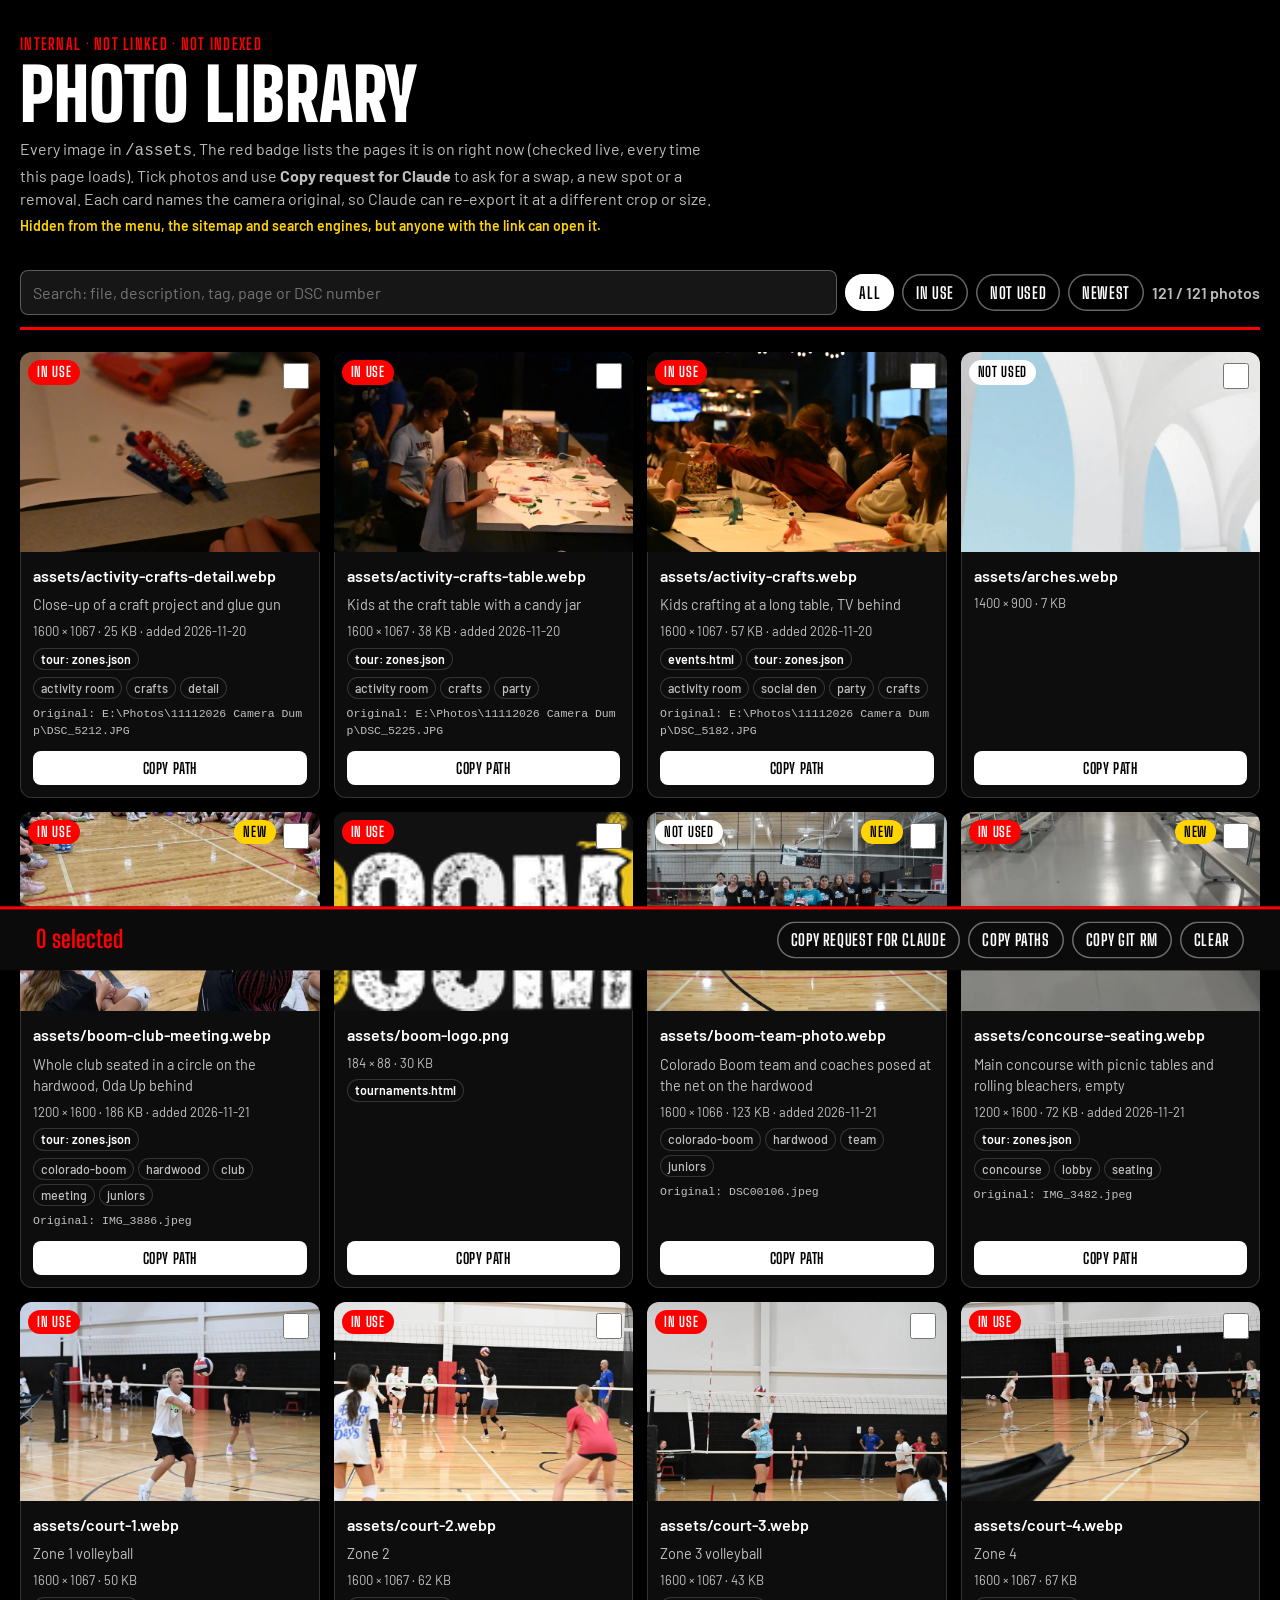
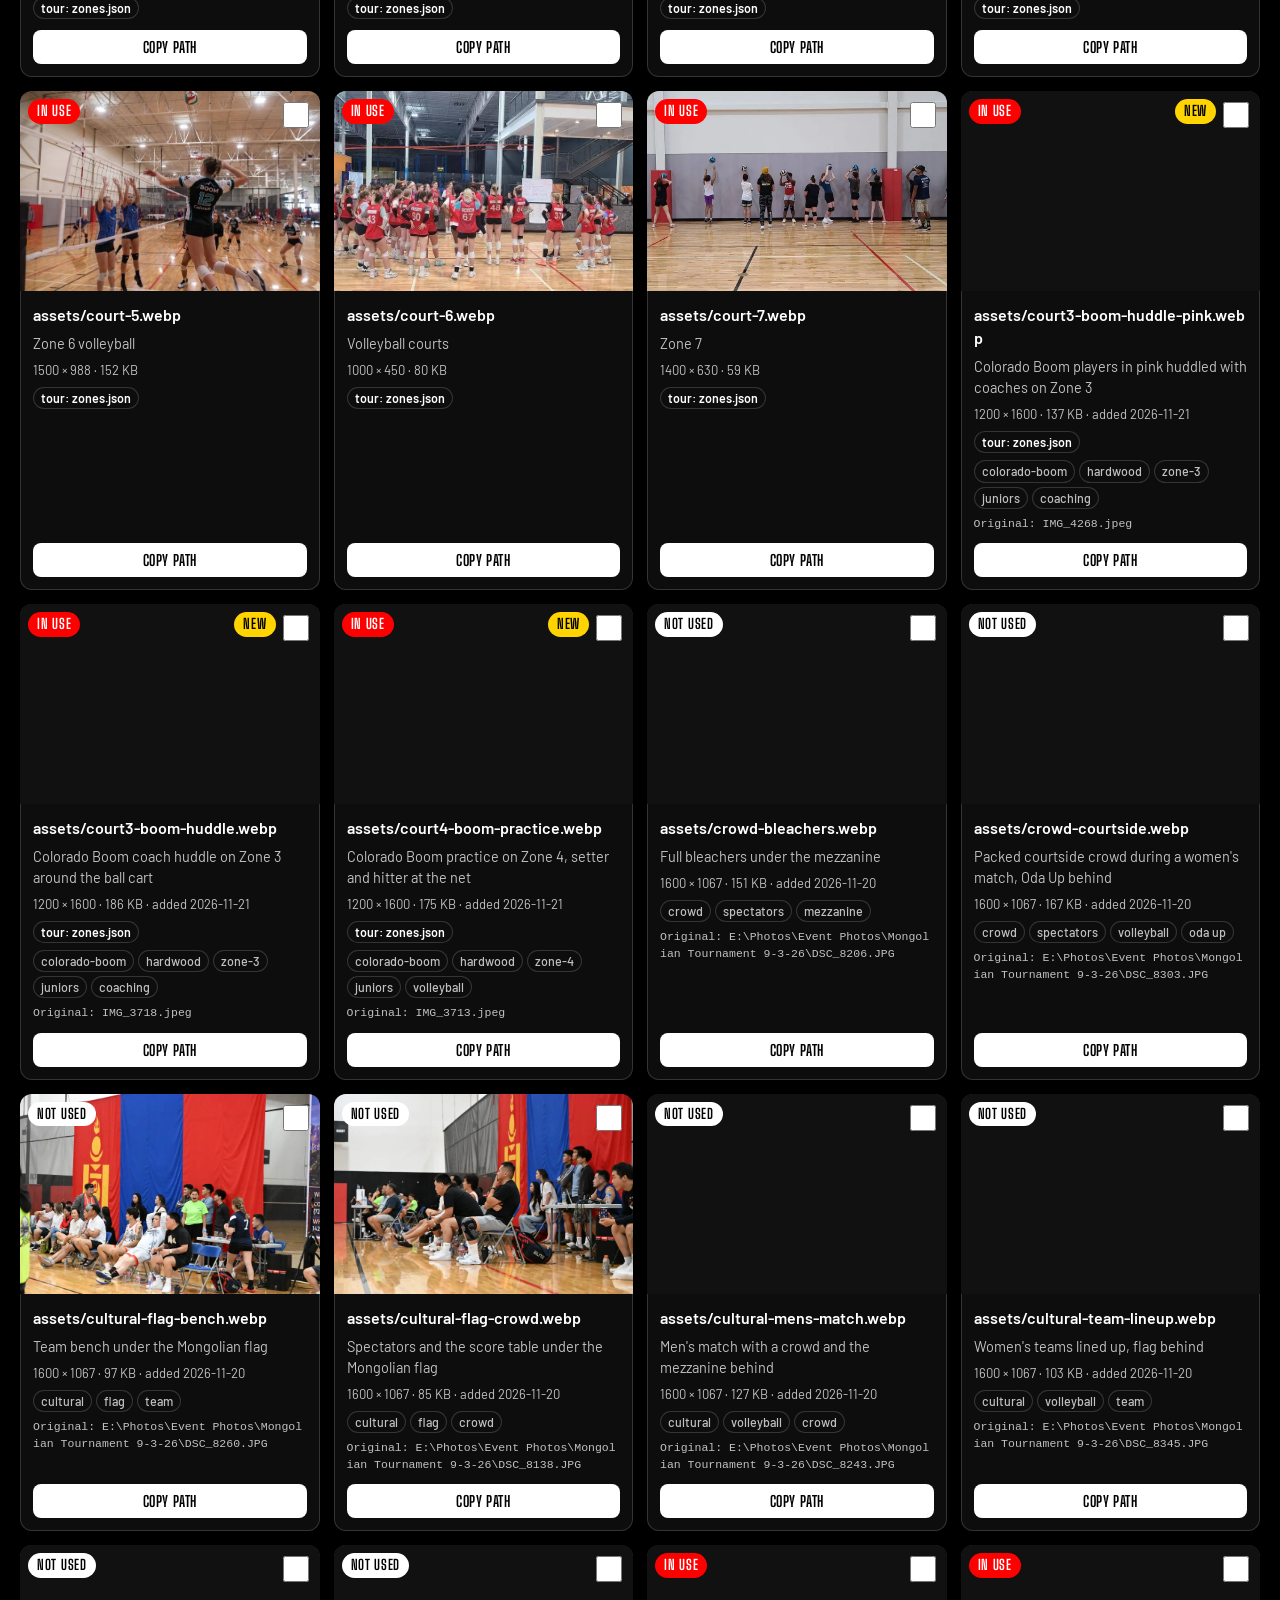
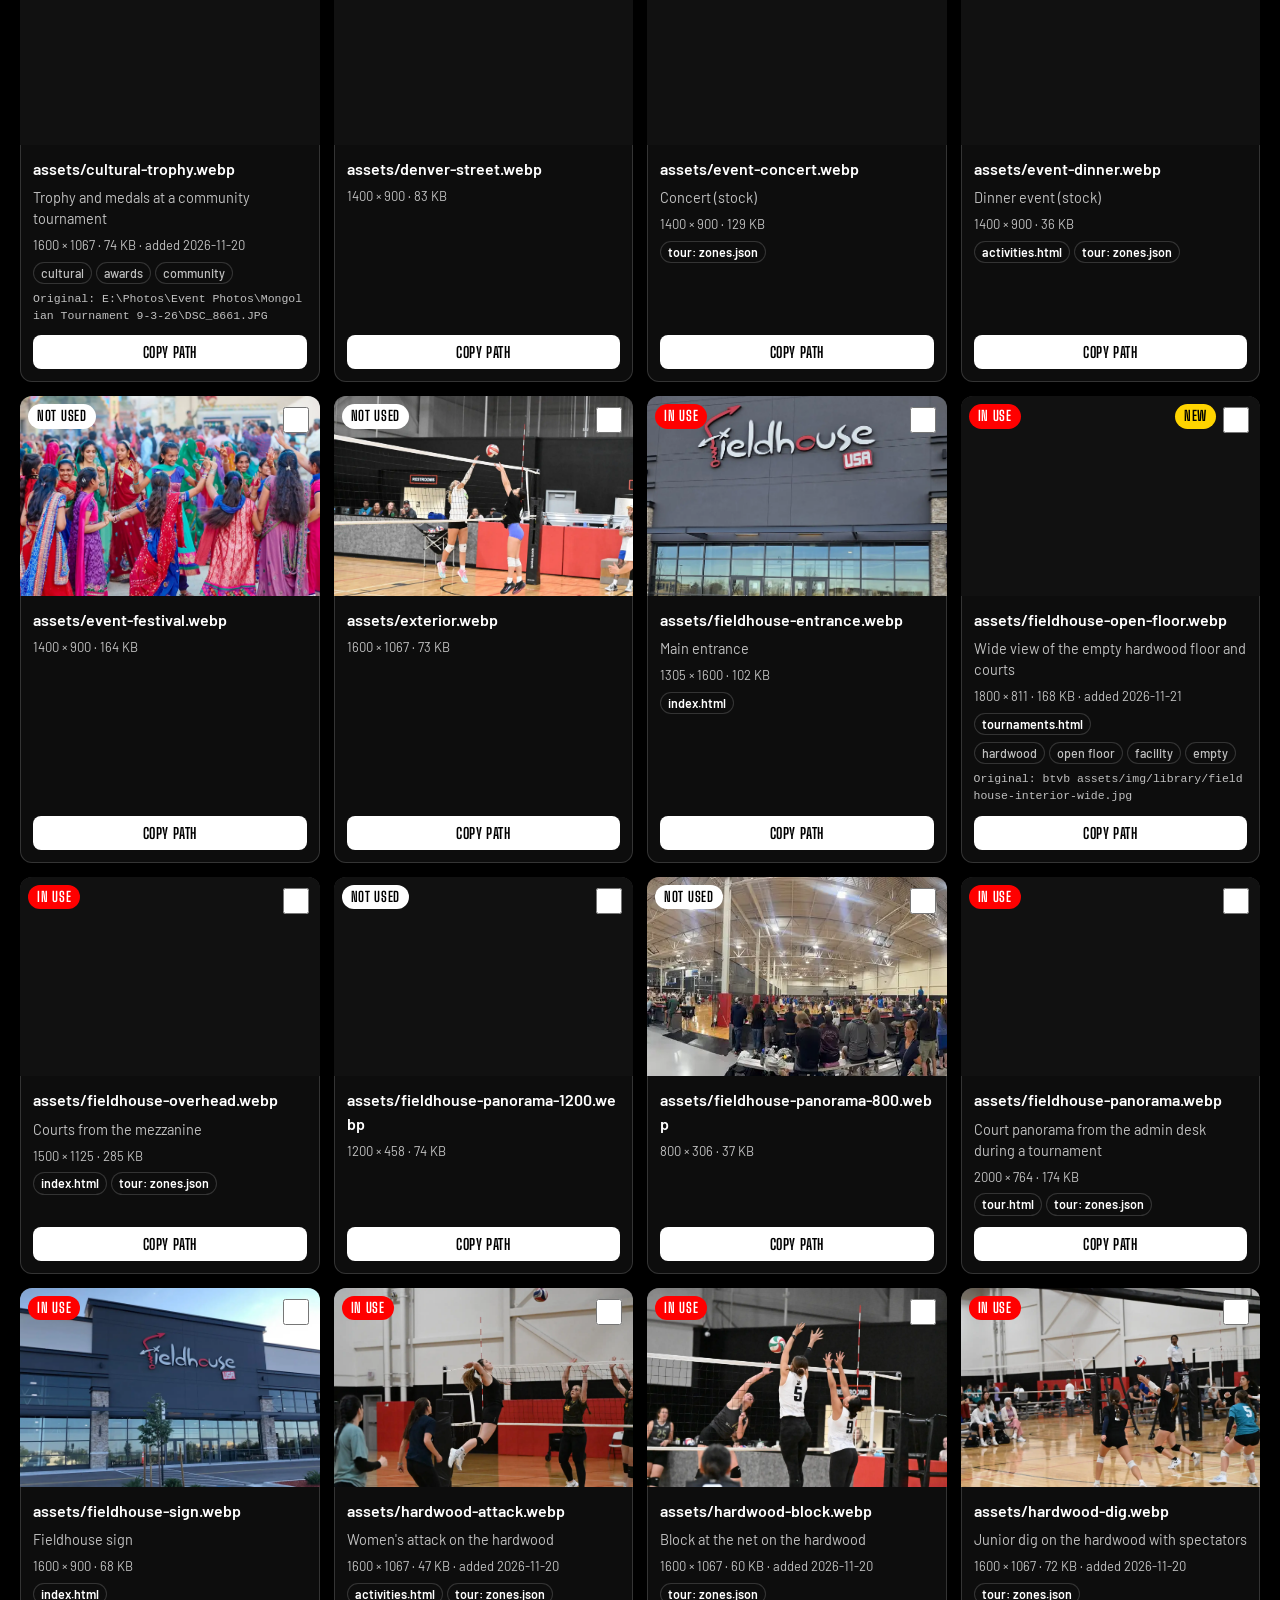
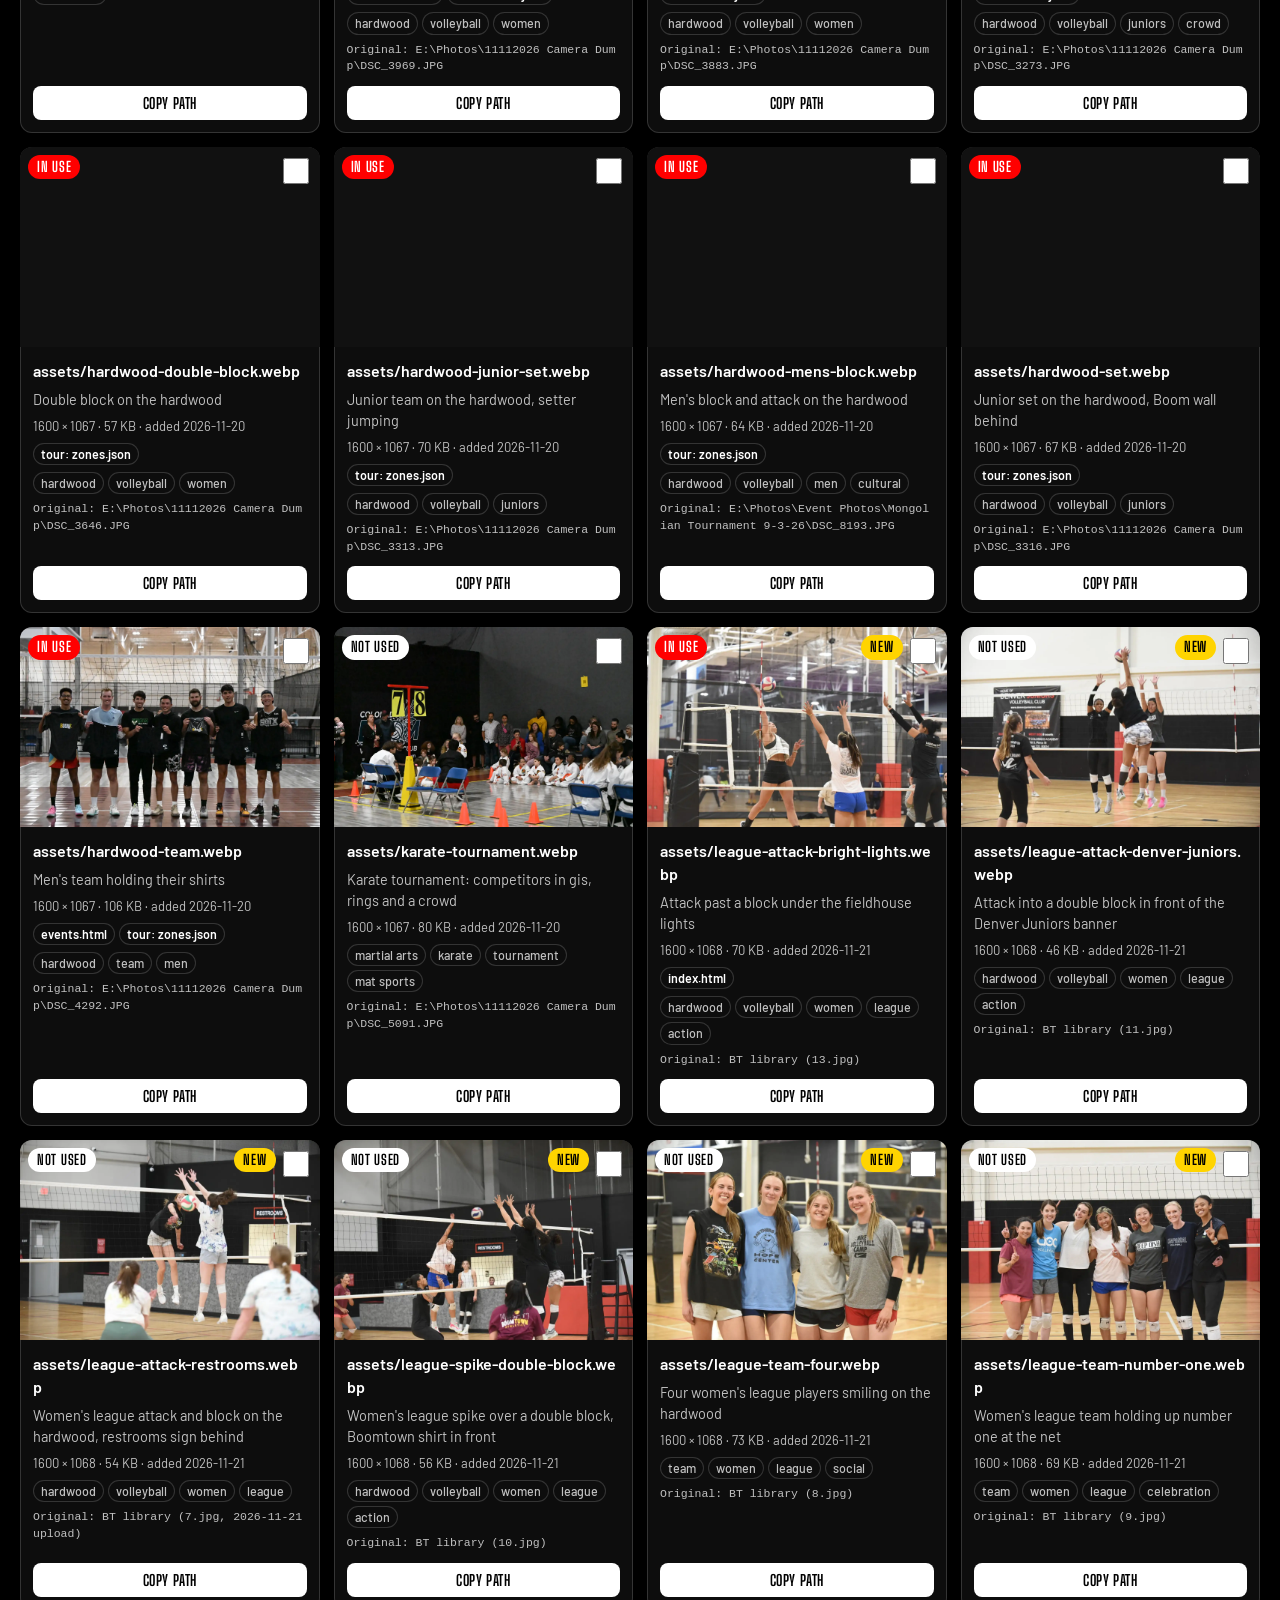
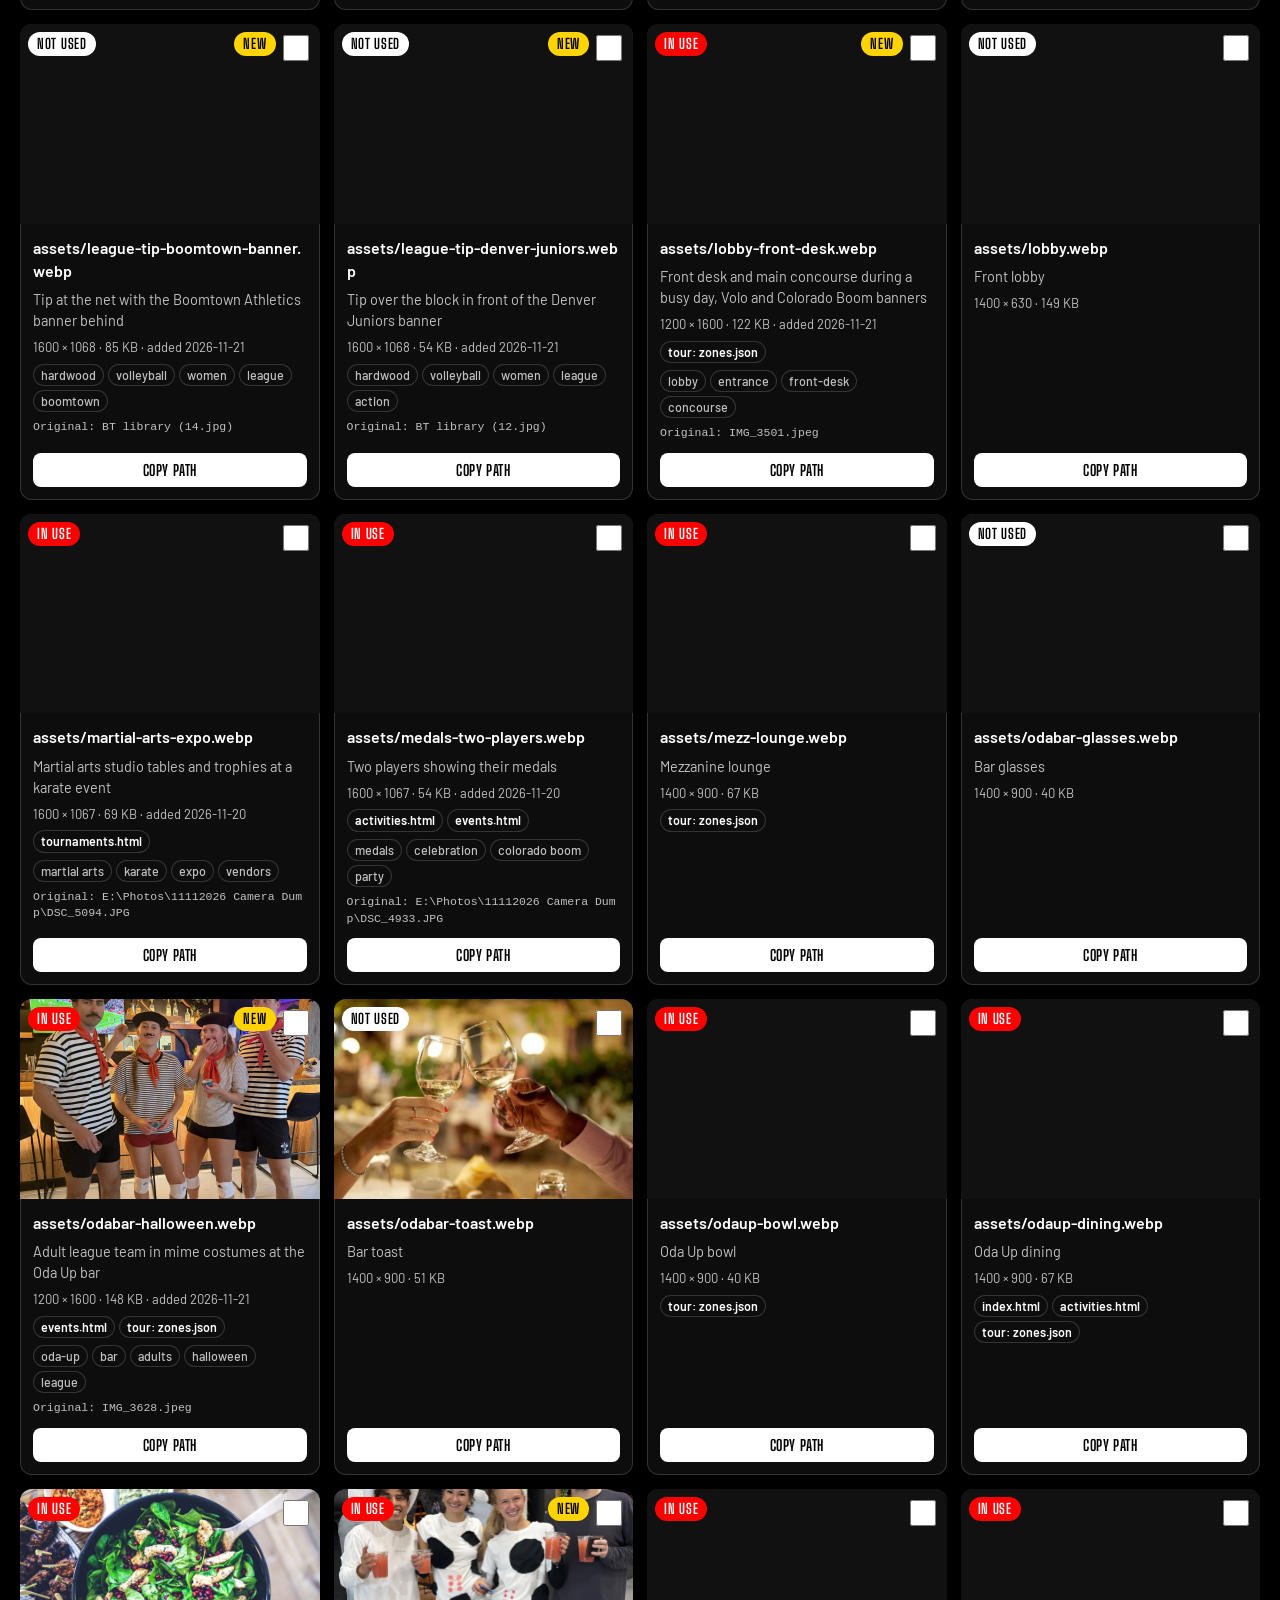
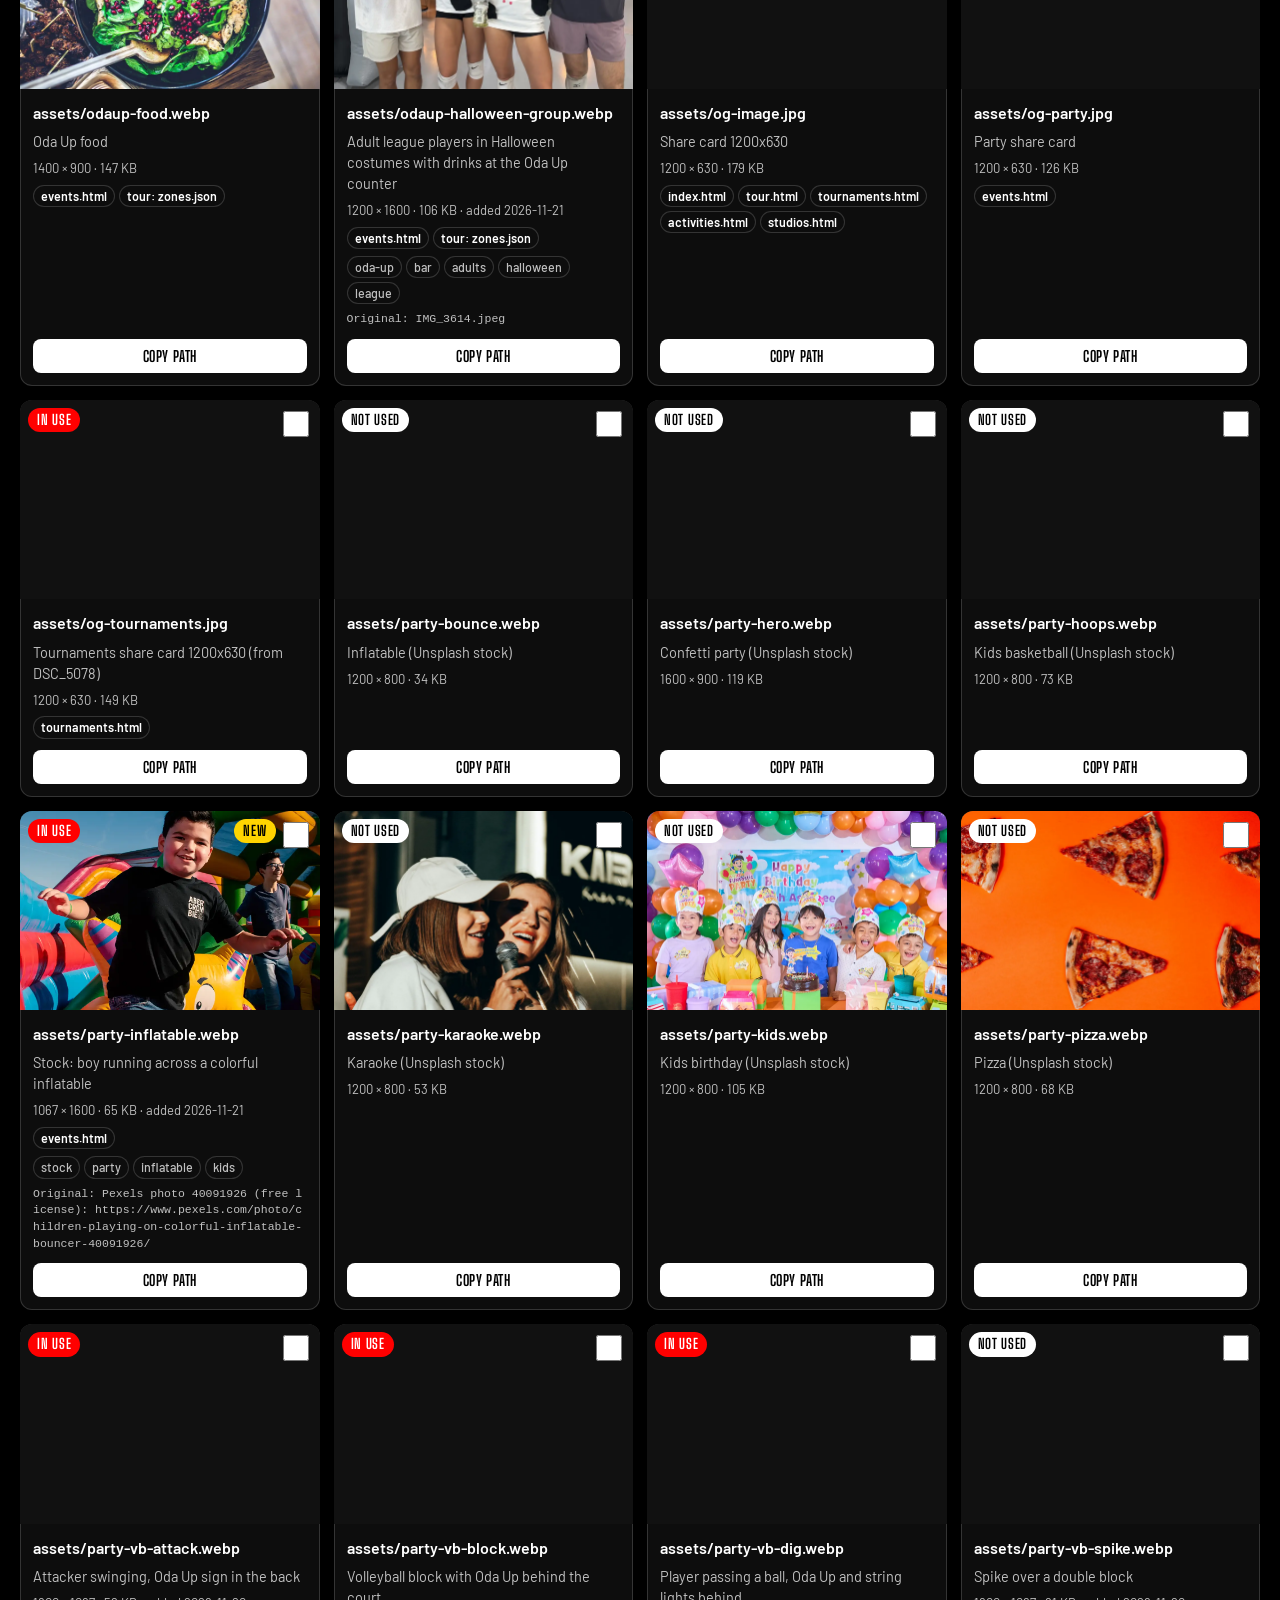
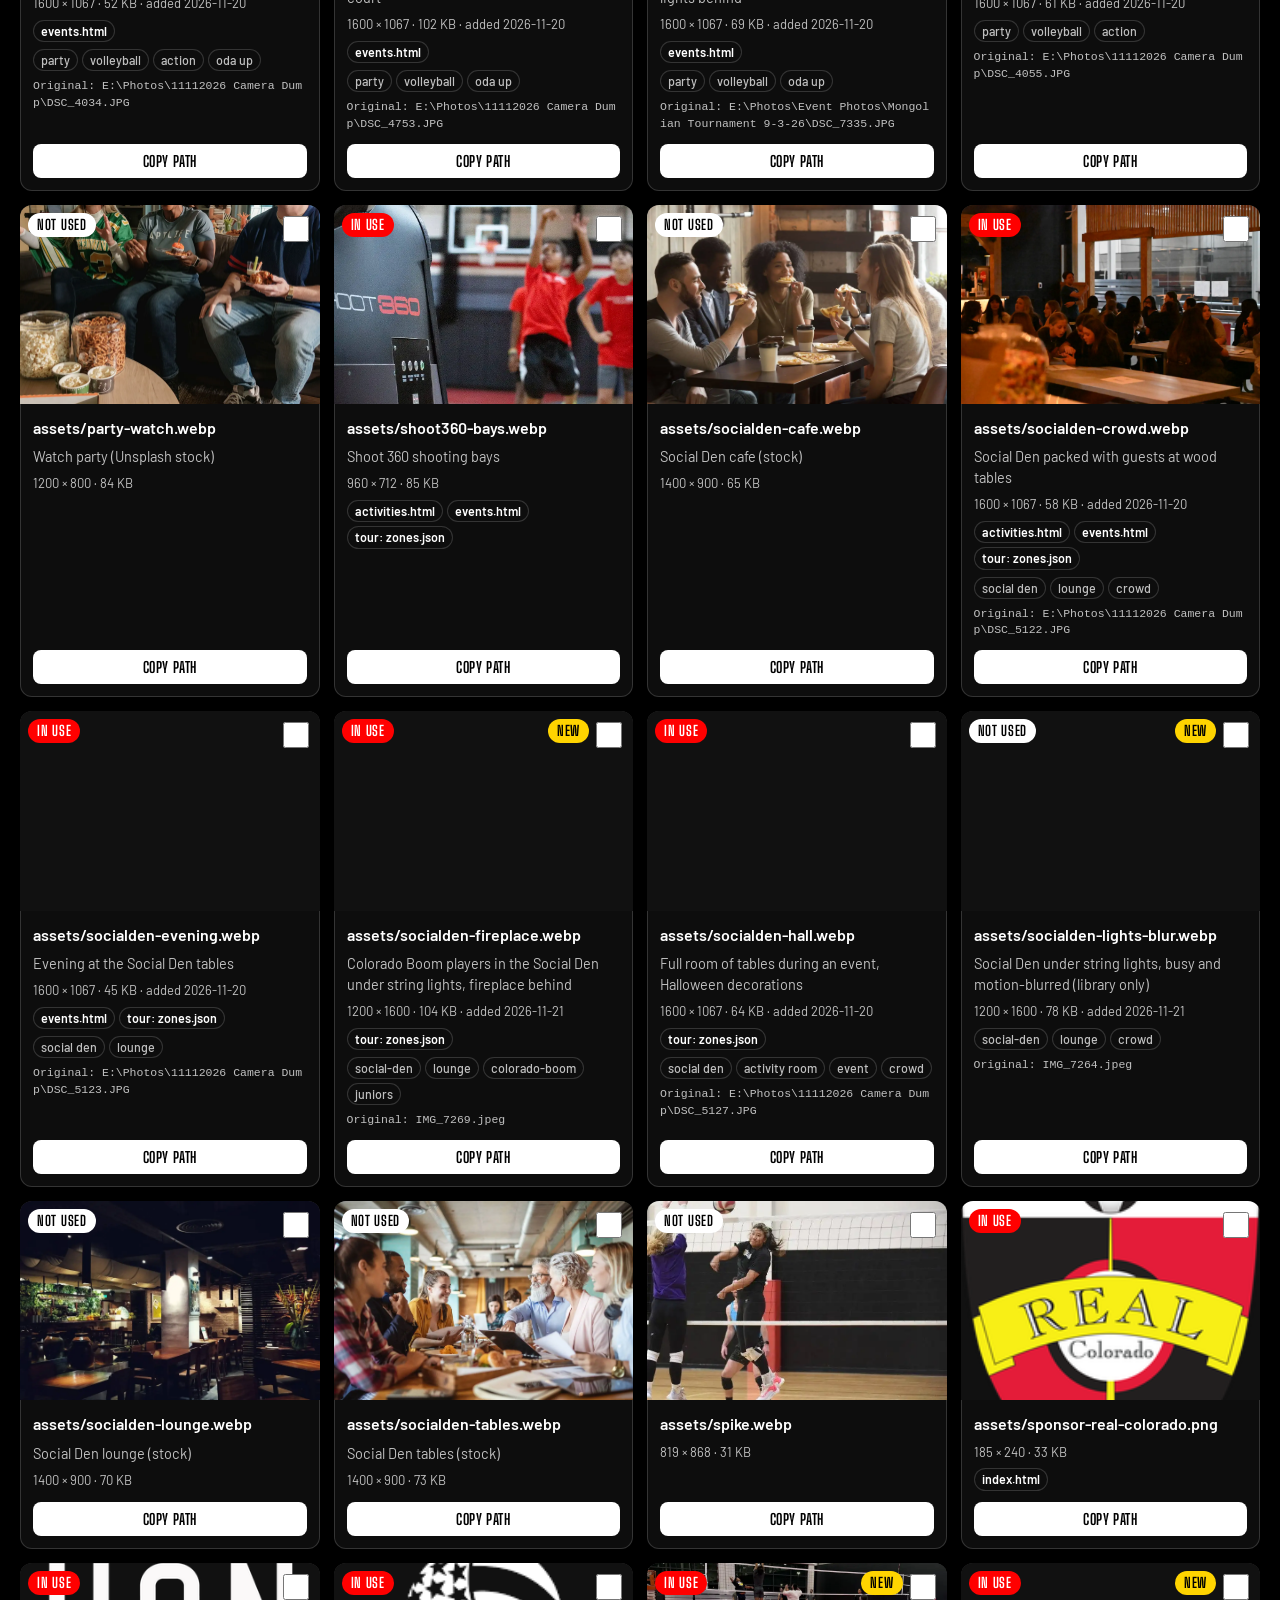
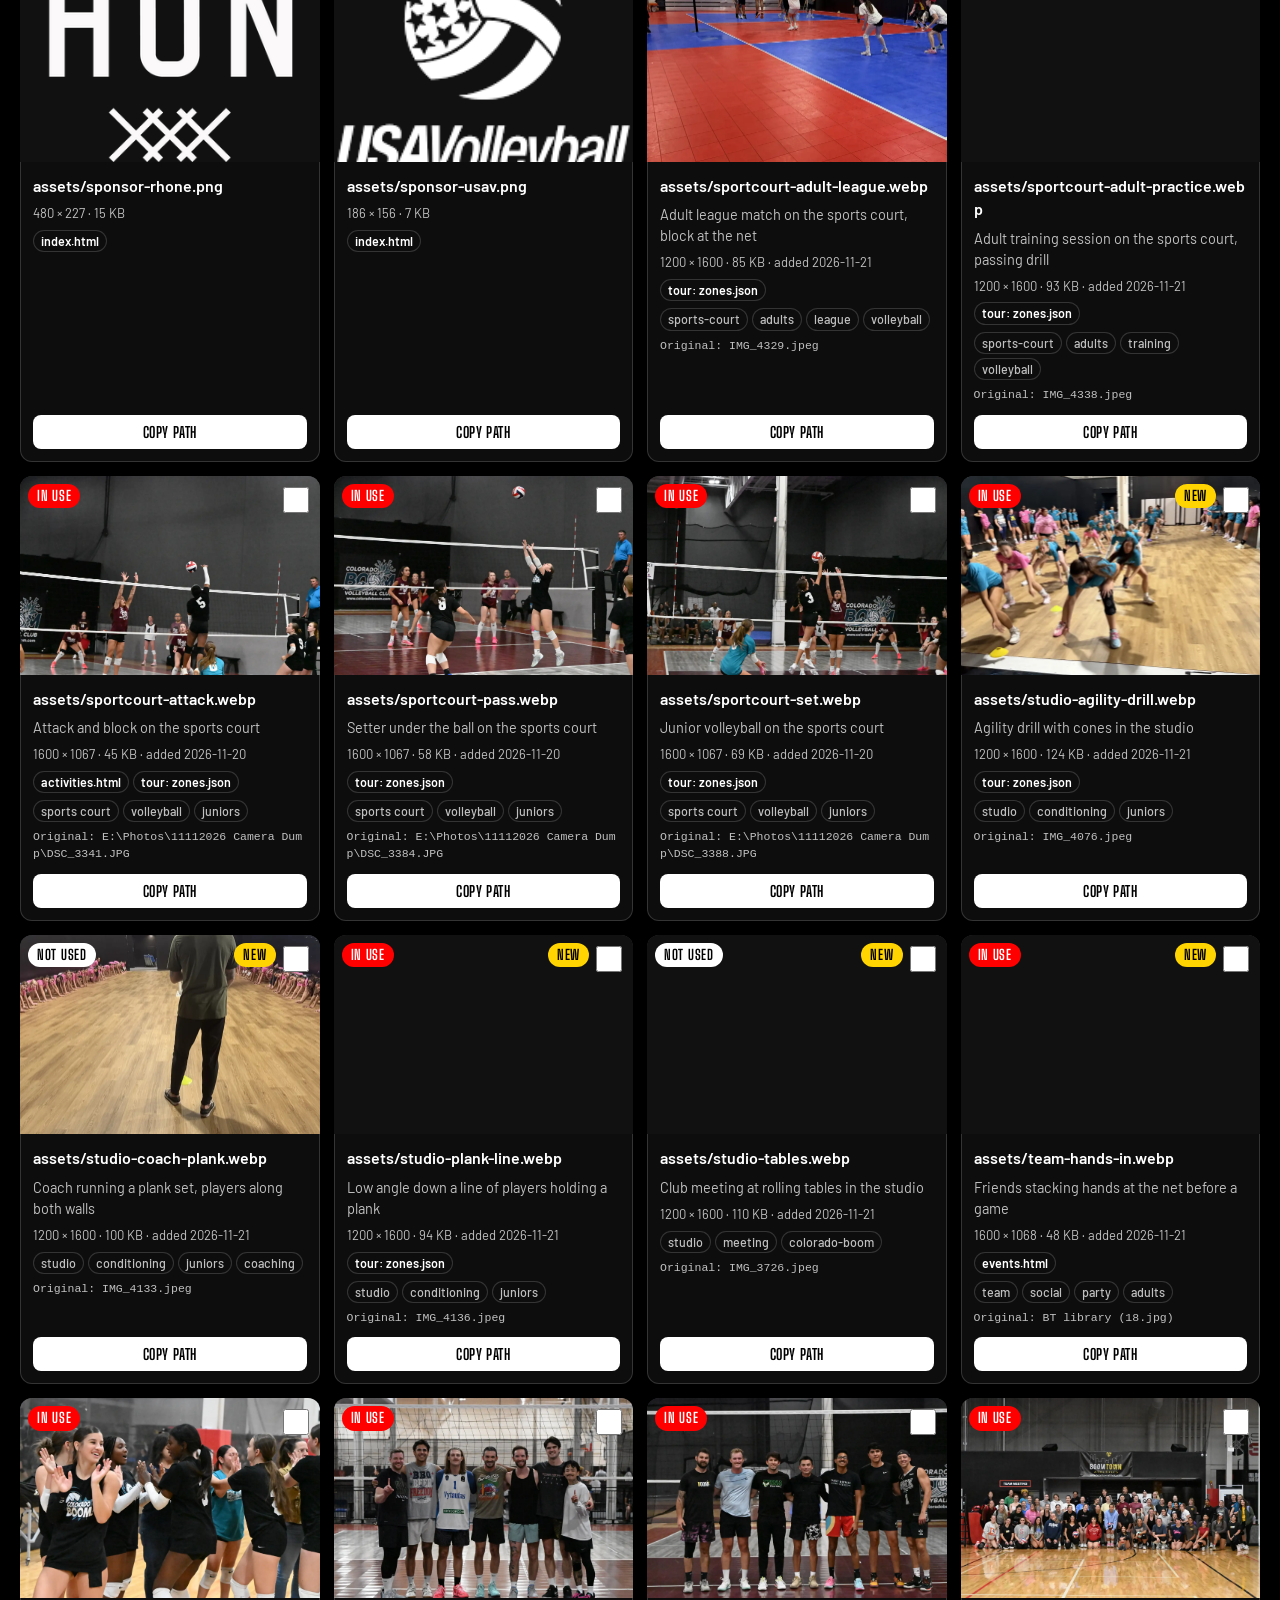
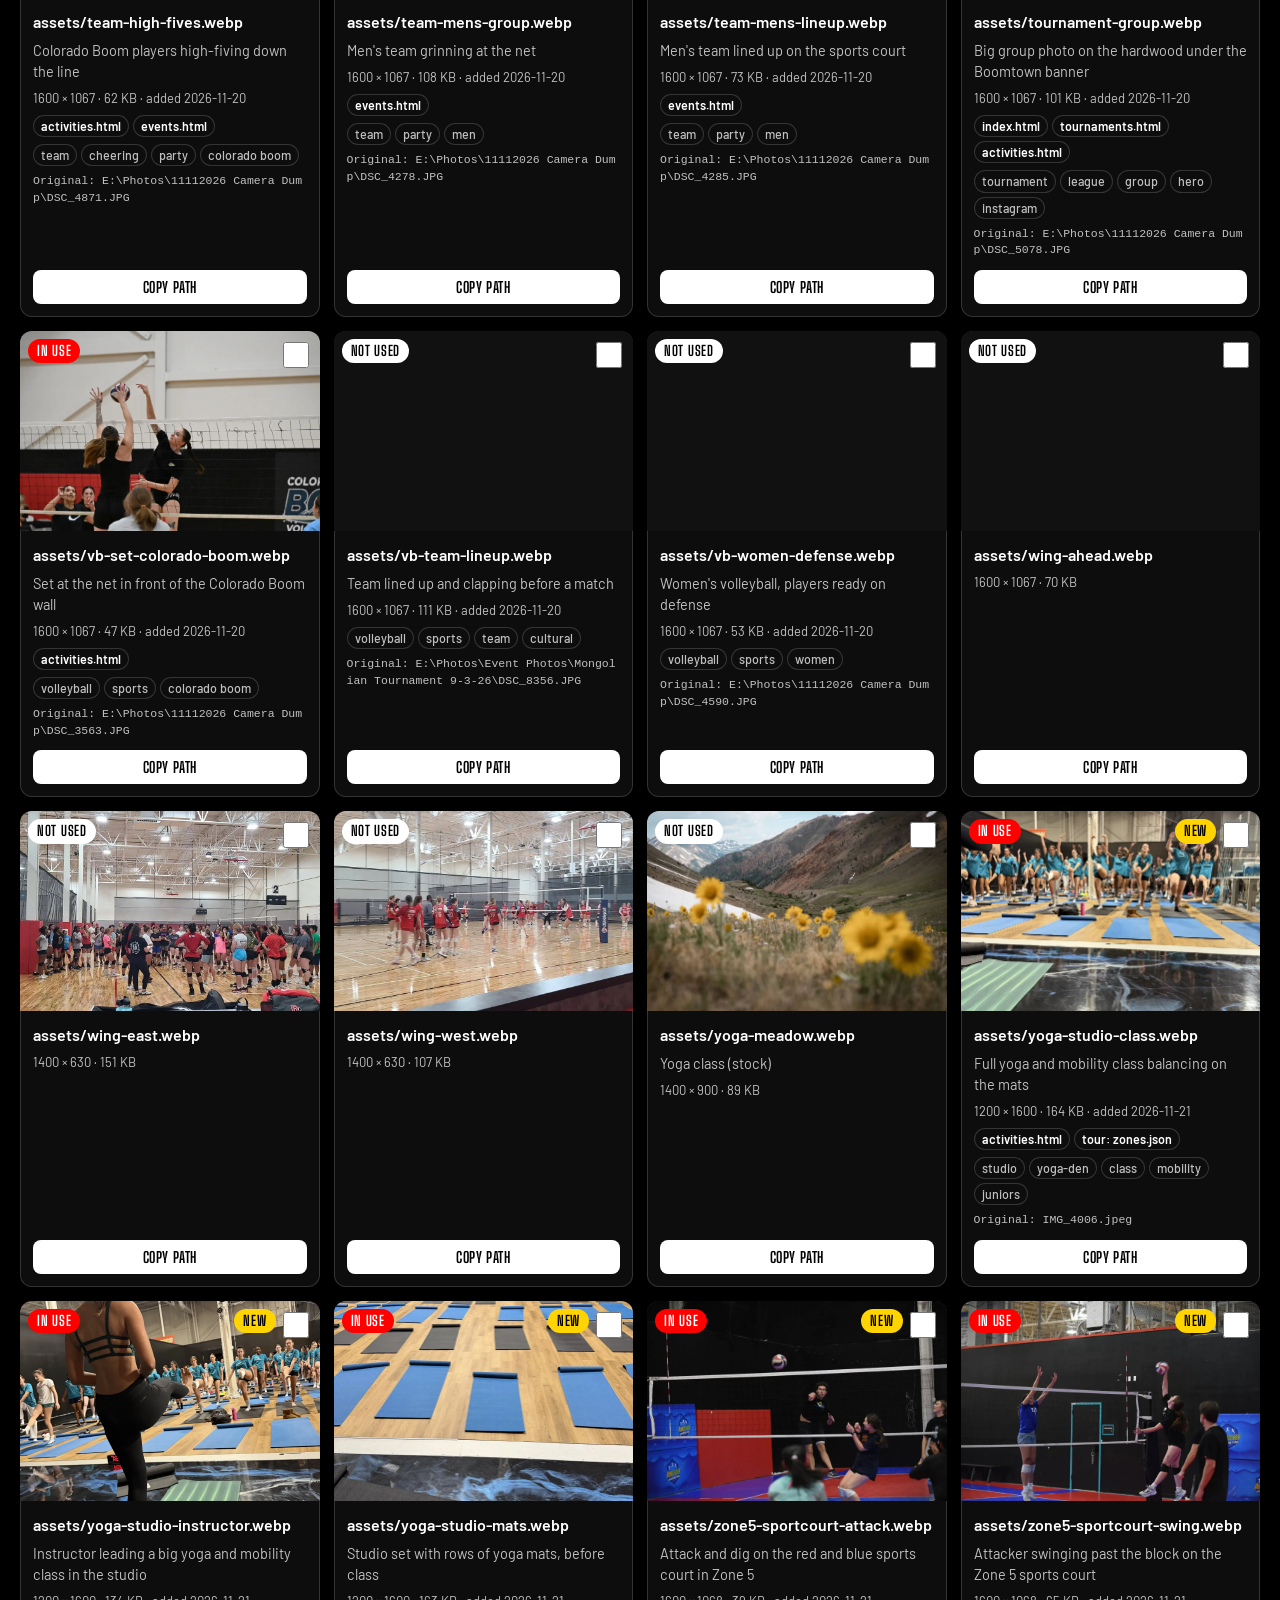
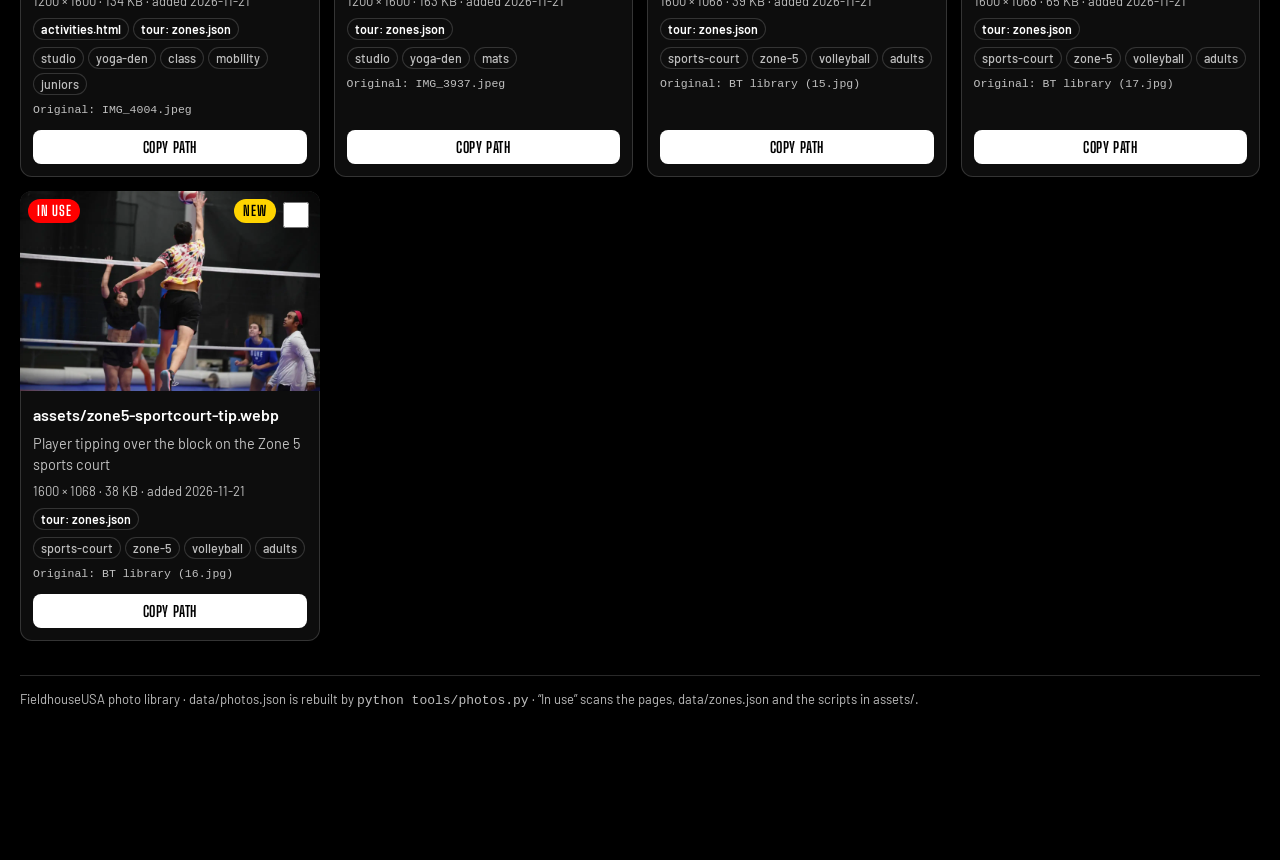
<file: library.html>
<!doctype html>
<!--
  FieldhouseUSA: INTERNAL PHOTO LIBRARY (not linked, not in the sitemap, noindex).
  Every image in /assets, read from data/photos.json (built by tools/photos.py).
  "In use" is worked out live: the page fetches every site page plus zones.json and
  the scripts and looks for each file name, so it can't drift out of date.
  To swap a photo: tick it, "Copy request for Claude", paste it in a session and say what goes there.
  Find it by typing the URL: /library.html
-->
<html lang="en">
<head>
<meta charset="utf-8">
<meta name="viewport" content="width=device-width, initial-scale=1">
<meta name="robots" content="noindex, nofollow, noarchive, noimageindex">
<title>FieldhouseUSA photo library (internal)</title>
<link rel="icon" href="favicon.svg" type="image/svg+xml">
<link rel="preconnect" href="https://fonts.googleapis.com"><link rel="preconnect" href="https://fonts.gstatic.com" crossorigin>
<link href="https://fonts.googleapis.com/css2?family=Big+Shoulders+Display:wght@700;900&family=Barlow:wght@400;500;600&display=swap" rel="stylesheet">
<style>
:root{--red:#ff0000;--panel:#0d0d0d;--panel-2:#161616;--ink-2:rgba(255,255,255,.74);--line:rgba(255,255,255,.16);--ok:#3ecf8e;
  --display:'Big Shoulders Display',Impact,sans-serif;--body:'Barlow',system-ui,sans-serif}
*{box-sizing:border-box}
body{margin:0;background:#000;color:#fff;font-family:var(--body);font-size:16px;line-height:1.45;padding:32px 16px 140px}
.wrap{max-width:1240px;margin:0 auto}
h1{font-family:var(--display);font-weight:900;font-size:clamp(40px,6vw,72px);line-height:.92;text-transform:uppercase;margin:0 0 10px}
.eyebrow{font-family:var(--display);font-weight:700;letter-spacing:.08em;text-transform:uppercase;color:var(--red);margin:0 0 6px}
.lead{color:var(--ink-2);max-width:78ch;margin:0 0 6px}
.warn{color:#ffd400;font-weight:600;font-size:14px;margin:0 0 22px}
.tools{position:sticky;top:0;z-index:5;background:#000;display:flex;flex-wrap:wrap;gap:8px;align-items:center;padding:12px 0;border-bottom:3px solid var(--red);margin-bottom:22px}
.search{flex:1;min-width:220px;background:var(--panel-2);border:1.5px solid rgba(255,255,255,.3);border-radius:8px;color:#fff;font:inherit;padding:10px 12px}
.tgl{font-family:var(--display);font-weight:700;font-size:16px;letter-spacing:.04em;text-transform:uppercase;color:#fff;background:transparent;border:0;box-shadow:inset 0 0 0 1.5px rgba(255,255,255,.4);border-radius:999px;padding:9px 14px;cursor:pointer}
.tgl[aria-pressed="true"]{background:#fff;color:#000}
.count{font-weight:600;color:var(--ink-2);white-space:nowrap}
:focus-visible{outline:3px solid var(--red);outline-offset:2px}
.grid{display:grid;grid-template-columns:repeat(auto-fill,minmax(250px,1fr));gap:14px}
.card{background:var(--panel);border-radius:12px;box-shadow:inset 0 0 0 1px var(--line);overflow:hidden;display:flex;flex-direction:column}
.card.sel{box-shadow:inset 0 0 0 3px var(--red)}
.thumb{position:relative;aspect-ratio:3/2;background:#111;display:block}
.thumb img{width:100%;height:100%;object-fit:cover;display:block}
.badge{position:absolute;left:8px;top:8px;font-family:var(--display);font-weight:700;font-size:14px;letter-spacing:.05em;text-transform:uppercase;padding:2px 9px;border-radius:999px;background:var(--red);color:#fff}
.badge.off{background:#fff;color:#000}
.badge.new{left:auto;right:44px;background:#ffd400;color:#000}
.pick{position:absolute;right:8px;top:8px;width:26px;height:26px;accent-color:var(--red);cursor:pointer}
.body{padding:12px 13px 13px;display:flex;flex-direction:column;gap:7px;flex:1}
.fname{font-weight:600;word-break:break-all}
.desc{color:var(--ink-2);font-size:14.5px}
.meta{font-size:13px;color:var(--ink-2)}
.uses{display:flex;flex-wrap:wrap;gap:4px}
.uses a,.tag{font-size:12.5px;font-weight:600;padding:2px 8px;border-radius:999px;box-shadow:inset 0 0 0 1px var(--line);color:#fff;text-decoration:none;white-space:nowrap}
.tag{color:var(--ink-2);font-weight:500}
.src{font-family:ui-monospace,Consolas,monospace;font-size:11.5px;color:var(--ink-2);word-break:break-all}
.row{display:flex;gap:6px;margin-top:auto;padding-top:4px}
.copy{flex:1;font-family:var(--display);font-weight:700;font-size:15px;letter-spacing:.04em;text-transform:uppercase;border:0;border-radius:8px;padding:8px 10px;cursor:pointer;background:#fff;color:#000}
.copy.ok{background:var(--ok)}
.empty{color:var(--ink-2);padding:30px 0}
.selbar{position:fixed;left:0;right:0;bottom:0;z-index:20;background:#0b0b0b;border-top:3px solid var(--red);transform:translateY(110%);transition:transform .2s}
.selbar.show{transform:none}
.selbar .in{max-width:1240px;margin:0 auto;padding:12px 16px;display:flex;flex-wrap:wrap;gap:8px;align-items:center}
.selbar b{font-family:var(--display);font-size:24px;color:var(--red);margin-right:auto}
.modal{position:fixed;inset:0;z-index:30;background:rgba(0,0,0,.75);display:none;align-items:center;justify-content:center;padding:16px}
.modal.show{display:flex}
.sheet{background:var(--panel-2);border-radius:14px;max-width:720px;width:100%;padding:18px}
.sheet h2{font-family:var(--display);font-weight:900;font-size:28px;text-transform:uppercase;margin:0 0 6px}
.sheet p{color:var(--ink-2);font-size:14px;margin:0 0 10px}
.sheet textarea{width:100%;min-height:220px;background:#000;color:#fff;border:1px solid var(--line);border-radius:8px;font-family:ui-monospace,Consolas,monospace;font-size:13px;padding:10px}
.sheet .acts{display:flex;gap:8px;justify-content:flex-end;margin-top:10px}
.foot{color:var(--ink-2);font-size:13px;margin-top:34px;border-top:1px solid var(--line);padding-top:14px}
@media (prefers-reduced-motion:reduce){.selbar{transition:none}}
</style>
</head>
<body>
<div class="wrap">
  <p class="eyebrow">Internal · not linked · not indexed</p>
  <h1>Photo library</h1>
  <p class="lead">Every image in <code>/assets</code>. The red badge lists the pages it is on right now (checked live, every time this page loads). Tick photos and use <b>Copy request for Claude</b> to ask for a swap, a new spot or a removal. Each card names the camera original, so Claude can re-export it at a different crop or size.</p>
  <p class="warn">Hidden from the menu, the sitemap and search engines, but anyone with the link can open it.</p>
  <div class="tools">
    <input class="search" id="q" type="search" placeholder="Search: file, description, tag, page or DSC number" aria-label="Search photos">
    <button class="tgl" type="button" data-f="all" aria-pressed="true">All</button>
    <button class="tgl" type="button" data-f="used" aria-pressed="false">In use</button>
    <button class="tgl" type="button" data-f="unused" aria-pressed="false">Not used</button>
    <button class="tgl" type="button" data-f="new" aria-pressed="false">Newest</button>
    <span class="count" id="count">Loading…</span>
  </div>
  <div id="out"></div>
  <p class="foot">FieldhouseUSA photo library · data/photos.json is rebuilt by <code>python tools/photos.py</code> · “In use” scans the pages, data/zones.json and the scripts in assets/.</p>
</div>

<div class="selbar" id="selbar" role="region" aria-label="Selected photos"><div class="in">
  <b id="selN">0 selected</b>
  <button class="tgl" type="button" id="exClaude">Copy request for Claude</button>
  <button class="tgl" type="button" id="exPaths">Copy paths</button>
  <button class="tgl" type="button" id="exRm">Copy git rm</button>
  <button class="tgl" type="button" id="selClear">Clear</button>
</div></div>

<div class="modal" id="modal" role="dialog" aria-modal="true" aria-labelledby="mT"><div class="sheet">
  <h2 id="mT"></h2><p id="mP"></p>
  <textarea id="mText" aria-label="Text to copy"></textarea>
  <div class="acts"><button class="tgl" type="button" id="mCopy">Copy</button><button class="tgl" type="button" id="mClose">Close</button></div>
</div></div>

<script>
(function(){
"use strict";
const PAGES=["index.html","tour.html","tournaments.html","activities.html","events.html","studios.html","404.html","data/zones.json","assets/site.js","assets/chat.js","assets/party.js","assets/plan.js"];
const LS="fh_lib_sel_v1";
const $=s=>document.querySelector(s);
const out=$("#out"),countEl=$("#count");
let photos=[],uses={},filter="all",newest="";
let sel=new Set();
try{sel=new Set(JSON.parse(localStorage.getItem(LS)||"[]"));}catch(e){}
const save=()=>{try{localStorage.setItem(LS,JSON.stringify([...sel]));}catch(e){}};

function el(tag,cls,text){const n=document.createElement(tag);if(cls)n.className=cls;if(text!=null)n.textContent=text;return n;}
function pageOf(p){return p.replace(/^data\//,"tour: ").replace(/^assets\//,"script: ");}

async function load(){
  const res=await fetch("data/photos.json",{cache:"no-store"});
  photos=(await res.json()).photos;
  newest=photos.map(p=>p.added||"").sort().pop()||"";
  const texts=await Promise.all(PAGES.map(p=>fetch(p,{cache:"no-store"}).then(r=>r.ok?r.text():"").catch(()=>"")));
  photos.forEach(ph=>{
    const file=ph.path.split("/").pop();
    uses[ph.path]=PAGES.filter((p,i)=>texts[i].includes(file));
  });
  render();
}

function matches(ph){
  const u=uses[ph.path]||[];
  if(filter==="used"&&!u.length)return false;
  if(filter==="unused"&&u.length)return false;
  if(filter==="new"&&ph.added!==newest)return false;
  const q=$("#q").value.trim().toLowerCase();
  if(!q)return true;
  return [ph.path,ph.desc,ph.source,(ph.tags||[]).join(" "),u.join(" ")].join(" ").toLowerCase().includes(q);
}

function render(){
  out.textContent="";
  const grid=el("div","grid");let shown=0;
  photos.filter(matches).forEach(ph=>{
    shown++;
    const u=uses[ph.path]||[];
    const card=el("div","card"+(sel.has(ph.path)?" sel":""));
    const th=el("a","thumb");th.href=ph.path;th.target="_blank";th.rel="noopener";
    const img=el("img");img.loading="lazy";img.decoding="async";img.src=ph.path;img.alt=ph.desc||"";th.append(img);
    th.append(el("span","badge"+(u.length?"":" off"),u.length?"In use":"Not used"));
    if(ph.added&&ph.added===newest)th.append(el("span","badge new","New"));
    const cb=el("input","pick");cb.type="checkbox";cb.checked=sel.has(ph.path);cb.setAttribute("aria-label","Select "+ph.path);
    cb.addEventListener("click",e=>e.stopPropagation());
    cb.addEventListener("change",()=>{cb.checked?sel.add(ph.path):sel.delete(ph.path);card.classList.toggle("sel",cb.checked);save();bar();});
    const wrapT=el("div");wrapT.style.position="relative";wrapT.append(th,cb);
    const b=el("div","body");
    b.append(el("div","fname",ph.path));
    if(ph.desc)b.append(el("div","desc",ph.desc));
    b.append(el("div","meta",ph.w+" × "+ph.h+" · "+ph.kb+" KB"+(ph.added?" · added "+ph.added:"")));
    if(u.length){const us=el("div","uses");u.forEach(p=>{const a=el("a",null,pageOf(p));a.href=p.endsWith(".html")?p:"#";if(!p.endsWith(".html"))a.removeAttribute("href");us.append(a);});b.append(us);}
    if(ph.tags&&ph.tags.length){const tg=el("div","uses");ph.tags.forEach(t=>tg.append(el("span","tag",t)));b.append(tg);}
    if(ph.source)b.append(el("div","src","Original: "+ph.source));
    const row=el("div","row");const btn=el("button","copy","Copy path");btn.type="button";
    btn.addEventListener("click",()=>copy(ph.path,btn,"Copy path"));
    row.append(btn);b.append(row);
    card.append(wrapT,b);grid.append(card);
  });
  if(shown)out.append(grid);else out.append(el("p","empty","No photos match."));
  countEl.textContent=shown+" / "+photos.length+" photos";
  bar();
}

async function copy(text,btn,label){
  try{await navigator.clipboard.writeText(text);}catch(e){const t=$("#mText");t.value=text;t.select();document.execCommand("copy");}
  if(btn){btn.textContent="Copied";btn.classList.add("ok");setTimeout(()=>{btn.textContent=label;btn.classList.remove("ok");},1300);}
}
function bar(){$("#selN").textContent=sel.size+" selected";$("#selbar").classList.toggle("show",sel.size>0);}
function chosen(){return photos.filter(p=>sel.has(p.path));}
function modal(title,note,text){$("#mT").textContent=title;$("#mP").textContent=note;$("#mText").value=text;$("#modal").classList.add("show");}

$("#exClaude").addEventListener("click",()=>{
  const lines=chosen().map(p=>{
    const u=uses[p.path]||[];
    return "- "+p.path+(p.desc?" ("+p.desc+")":"")+"\n  on: "+(u.length?u.join(", "):"not used")+(p.source?"\n  original: "+p.source:"")+"\n  change: ";
  });
  modal("Request for Claude","Fill in each “change:” line (replace with…, move to…, remove), then paste into a Claude session on the afh repo.",
    "FieldhouseUSA site (10xequity/afh, branch v3). Photo changes:\n\n"+lines.join("\n\n"));
});
$("#exPaths").addEventListener("click",()=>modal("Paths","One per line.",chosen().map(p=>p.path).join("\n")));
$("#exRm").addEventListener("click",()=>{
  const c=chosen(),live=c.filter(p=>(uses[p.path]||[]).length);
  modal("Delete these files",live.length?("Warning: "+live.length+" of these are still on the site. Remove them from the pages first."):"None of these are on the site. Run from the repo root, then commit.",
    c.map(p=>'git rm "'+p.path+'"').join("\n")+"\npython tools/photos.py --manifest");
});
$("#selClear").addEventListener("click",()=>{sel.clear();save();render();});
$("#mCopy").addEventListener("click",e=>copy($("#mText").value,e.target,"Copy"));
$("#mClose").addEventListener("click",()=>$("#modal").classList.remove("show"));
$("#modal").addEventListener("click",e=>{if(e.target.id==="modal")e.currentTarget.classList.remove("show");});
document.addEventListener("keydown",e=>{if(e.key==="Escape")$("#modal").classList.remove("show");});
$("#q").addEventListener("input",render);
document.querySelectorAll("[data-f]").forEach(b=>b.addEventListener("click",()=>{
  filter=b.dataset.f;document.querySelectorAll("[data-f]").forEach(x=>x.setAttribute("aria-pressed",x===b));render();
}));
load().catch(e=>{countEl.textContent="Could not load data/photos.json. Serve the site over HTTP.";console.error(e);});
})();
</script>
</body>
</html>
</file>
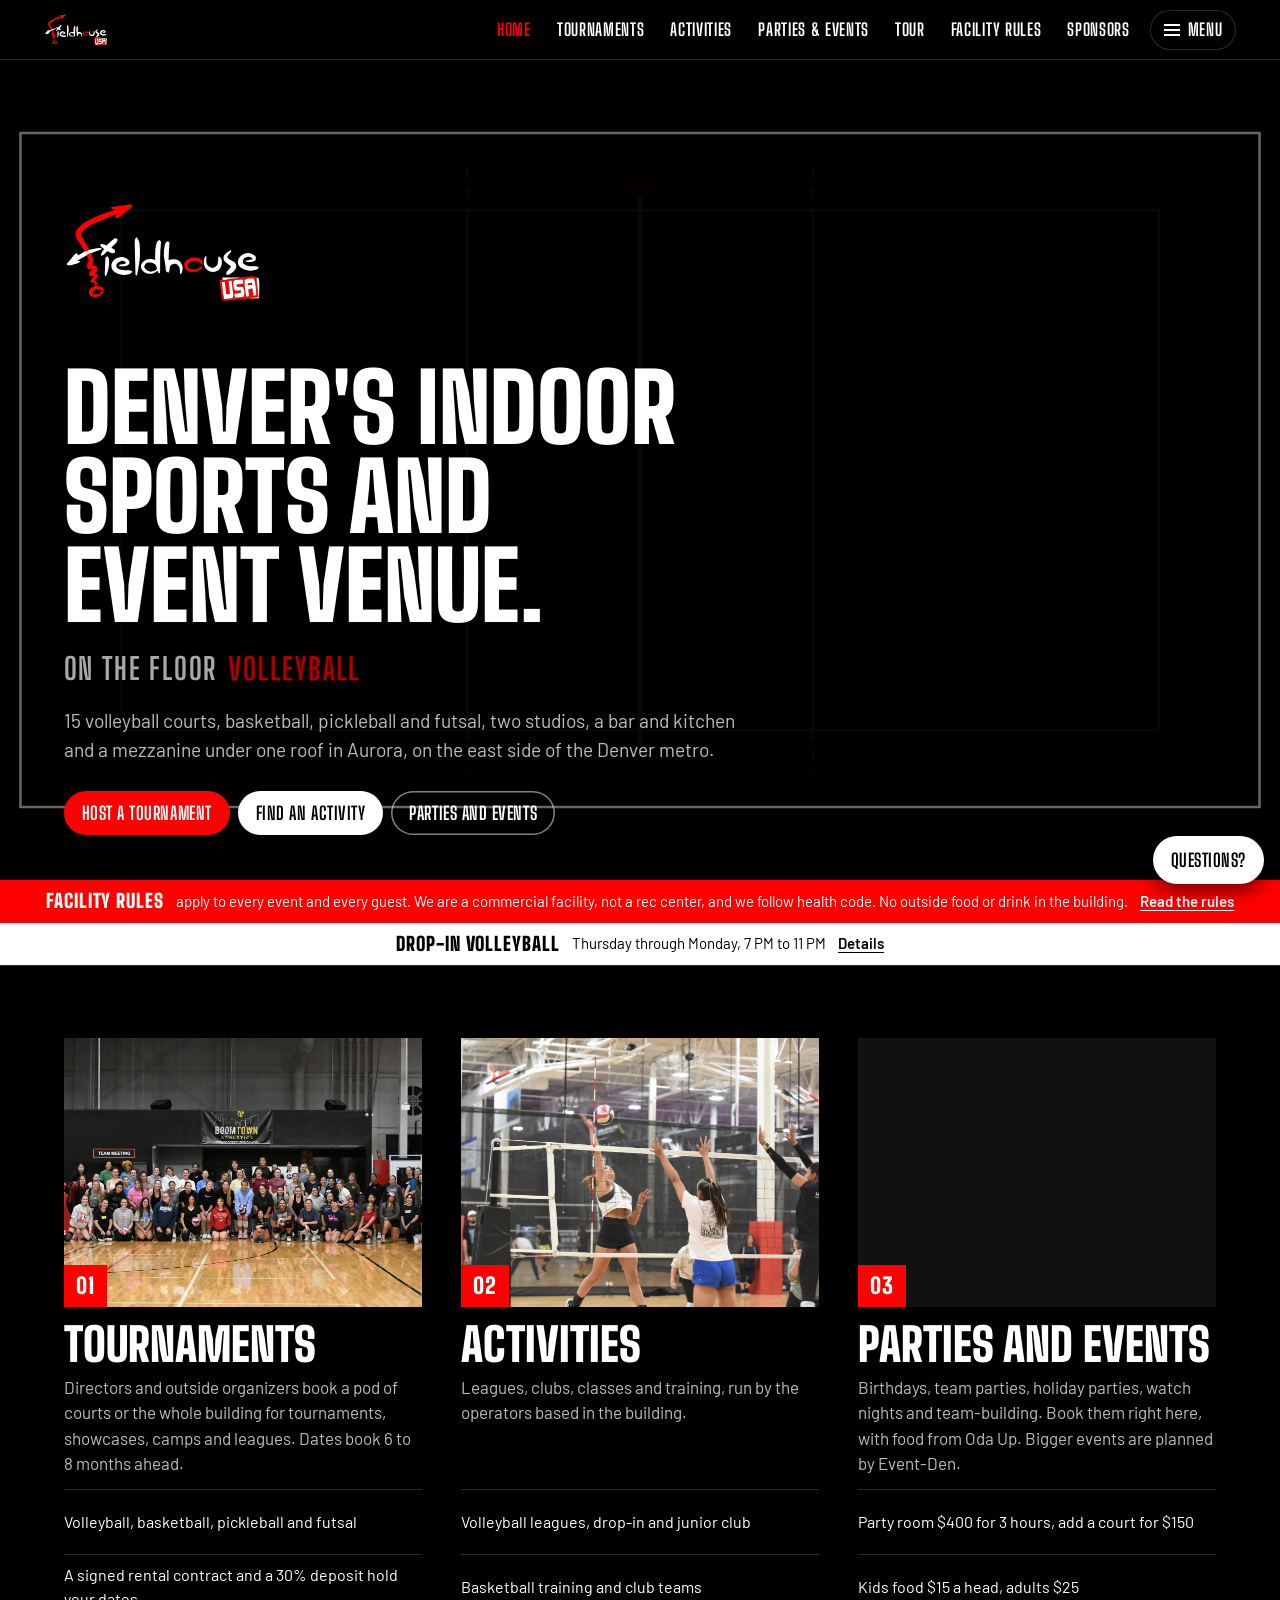
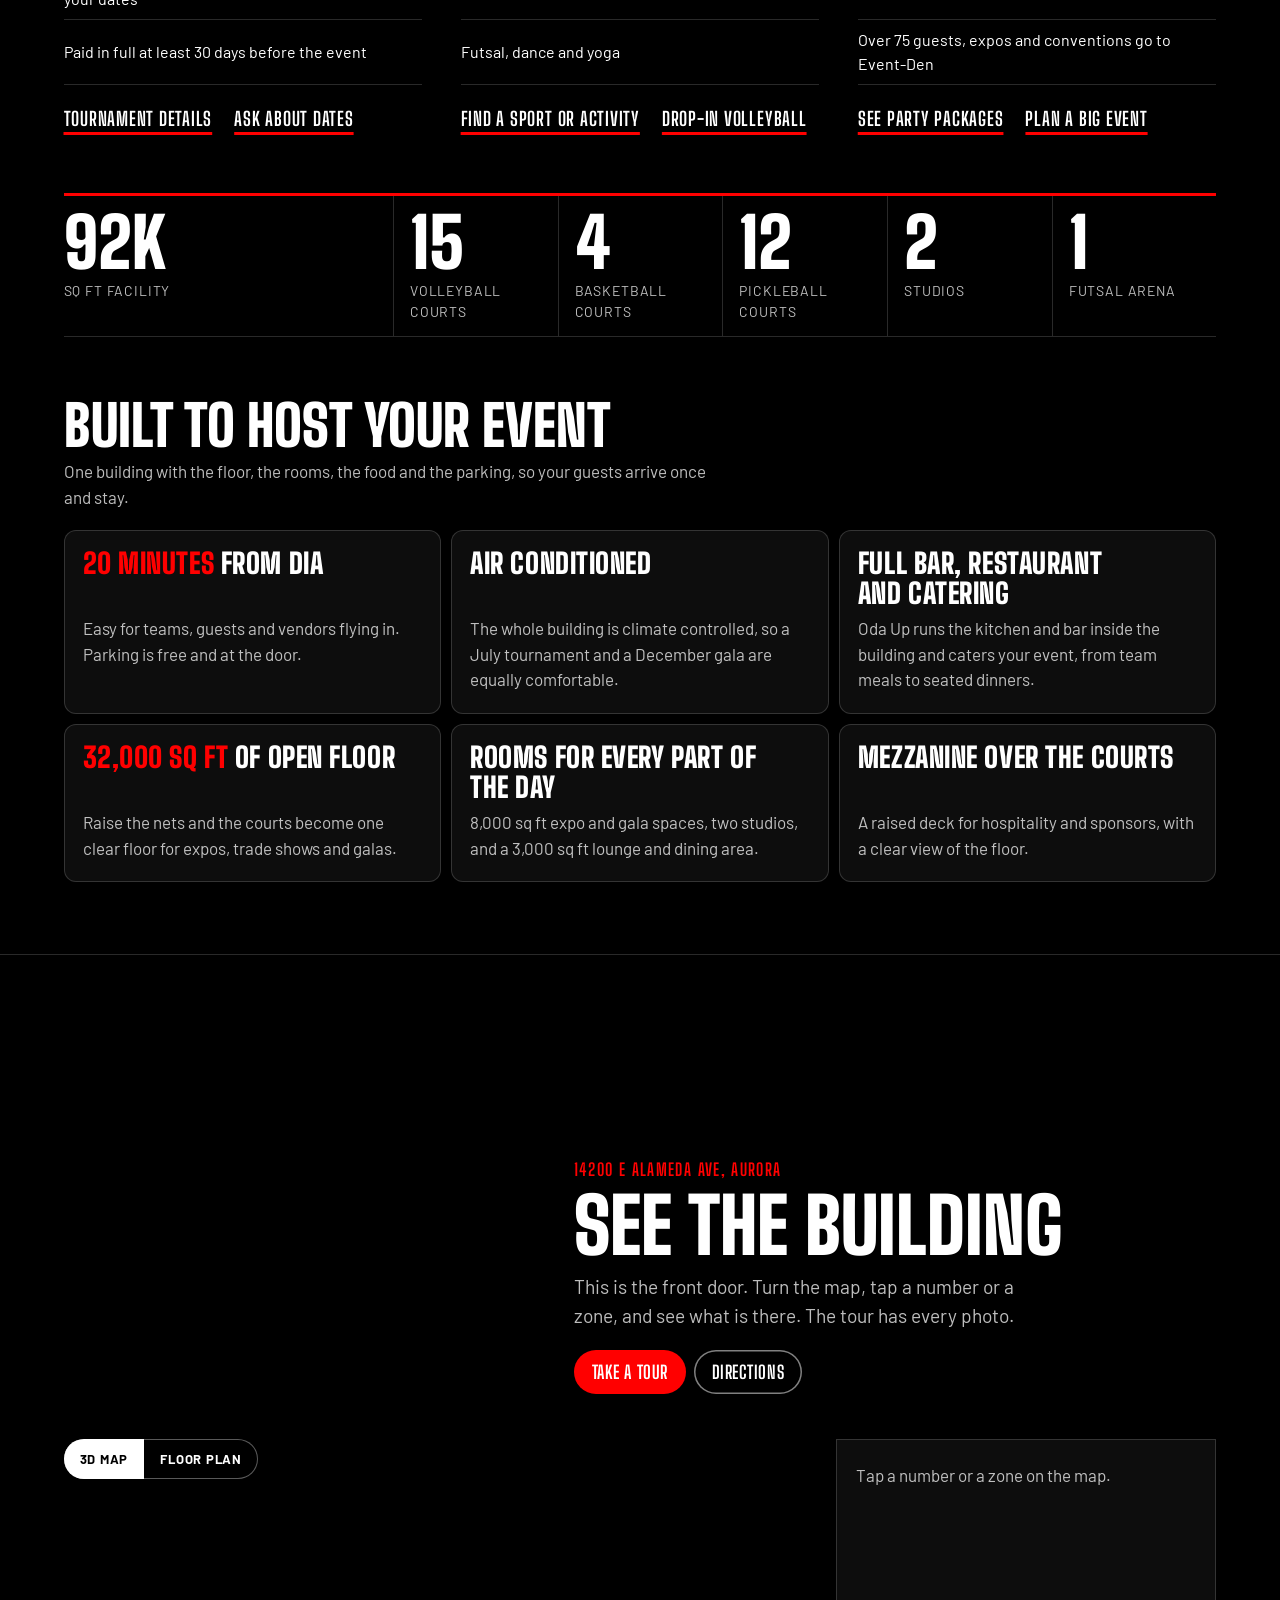
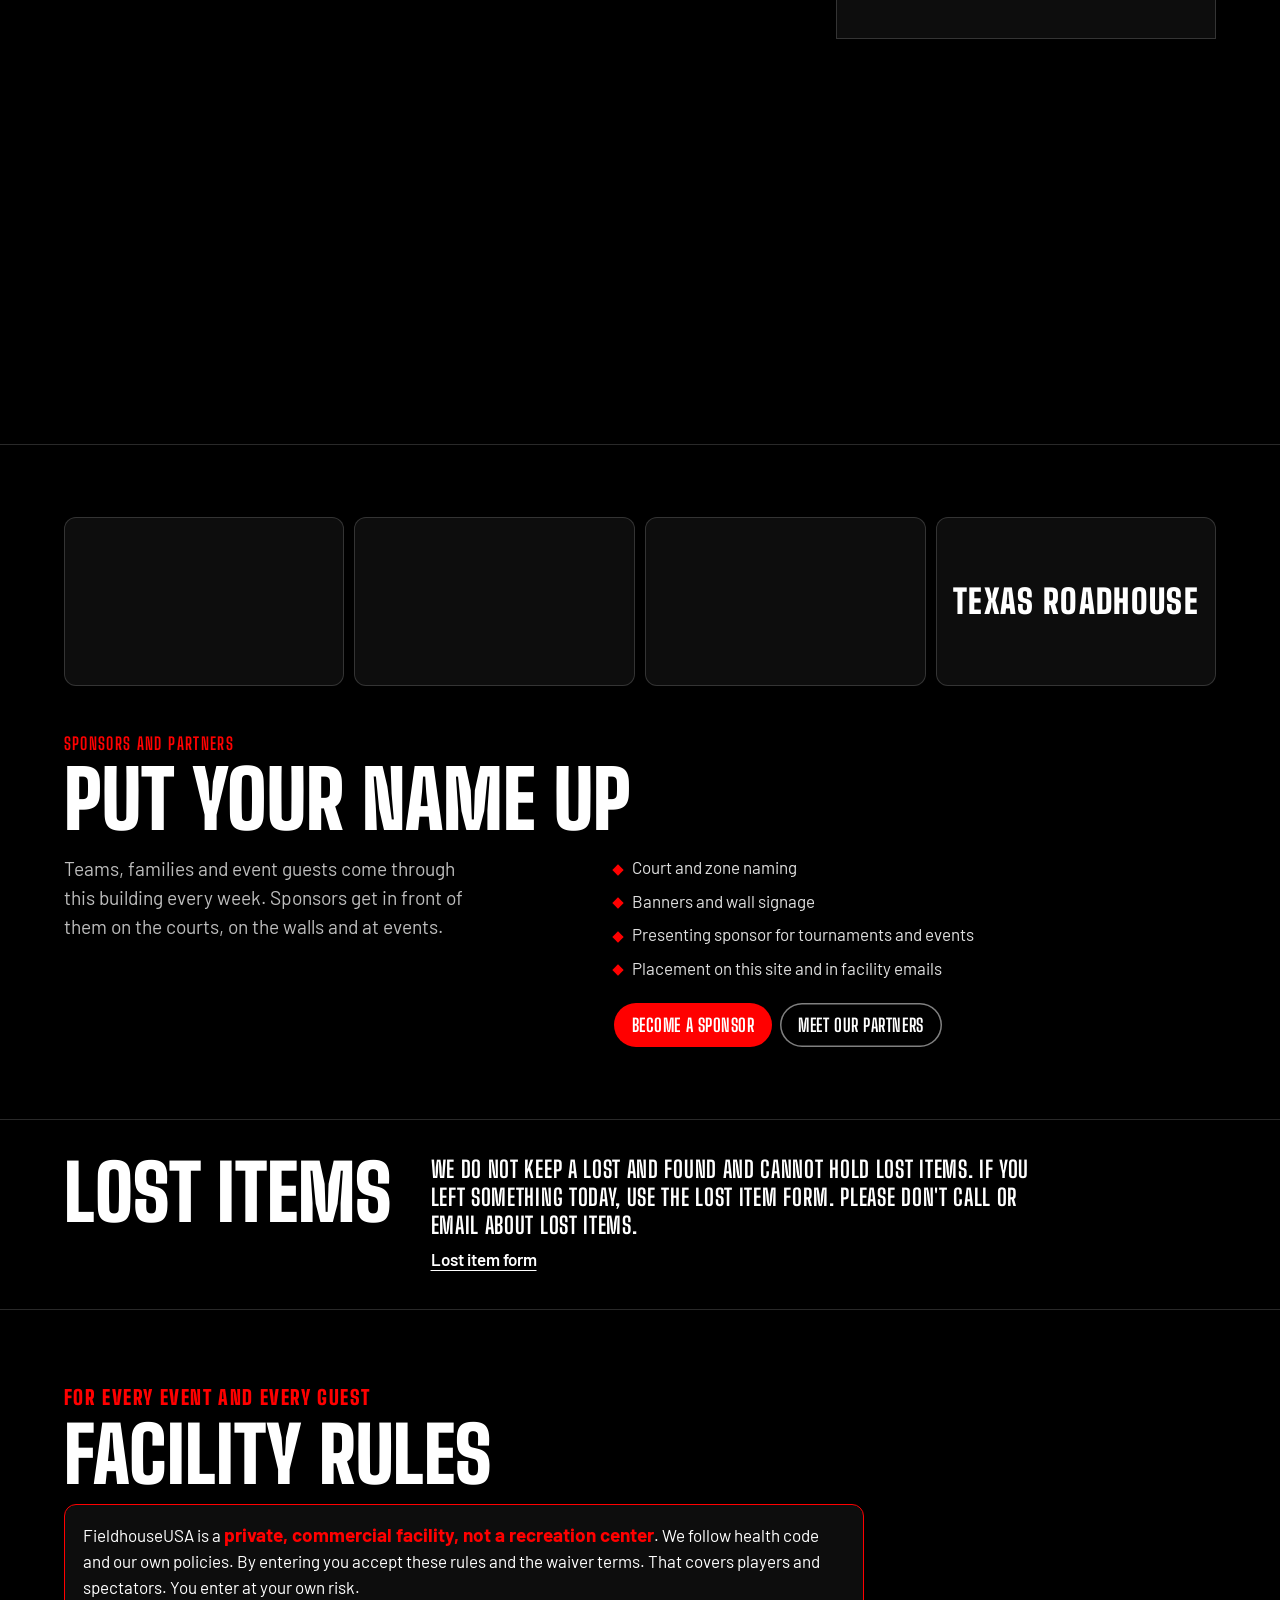
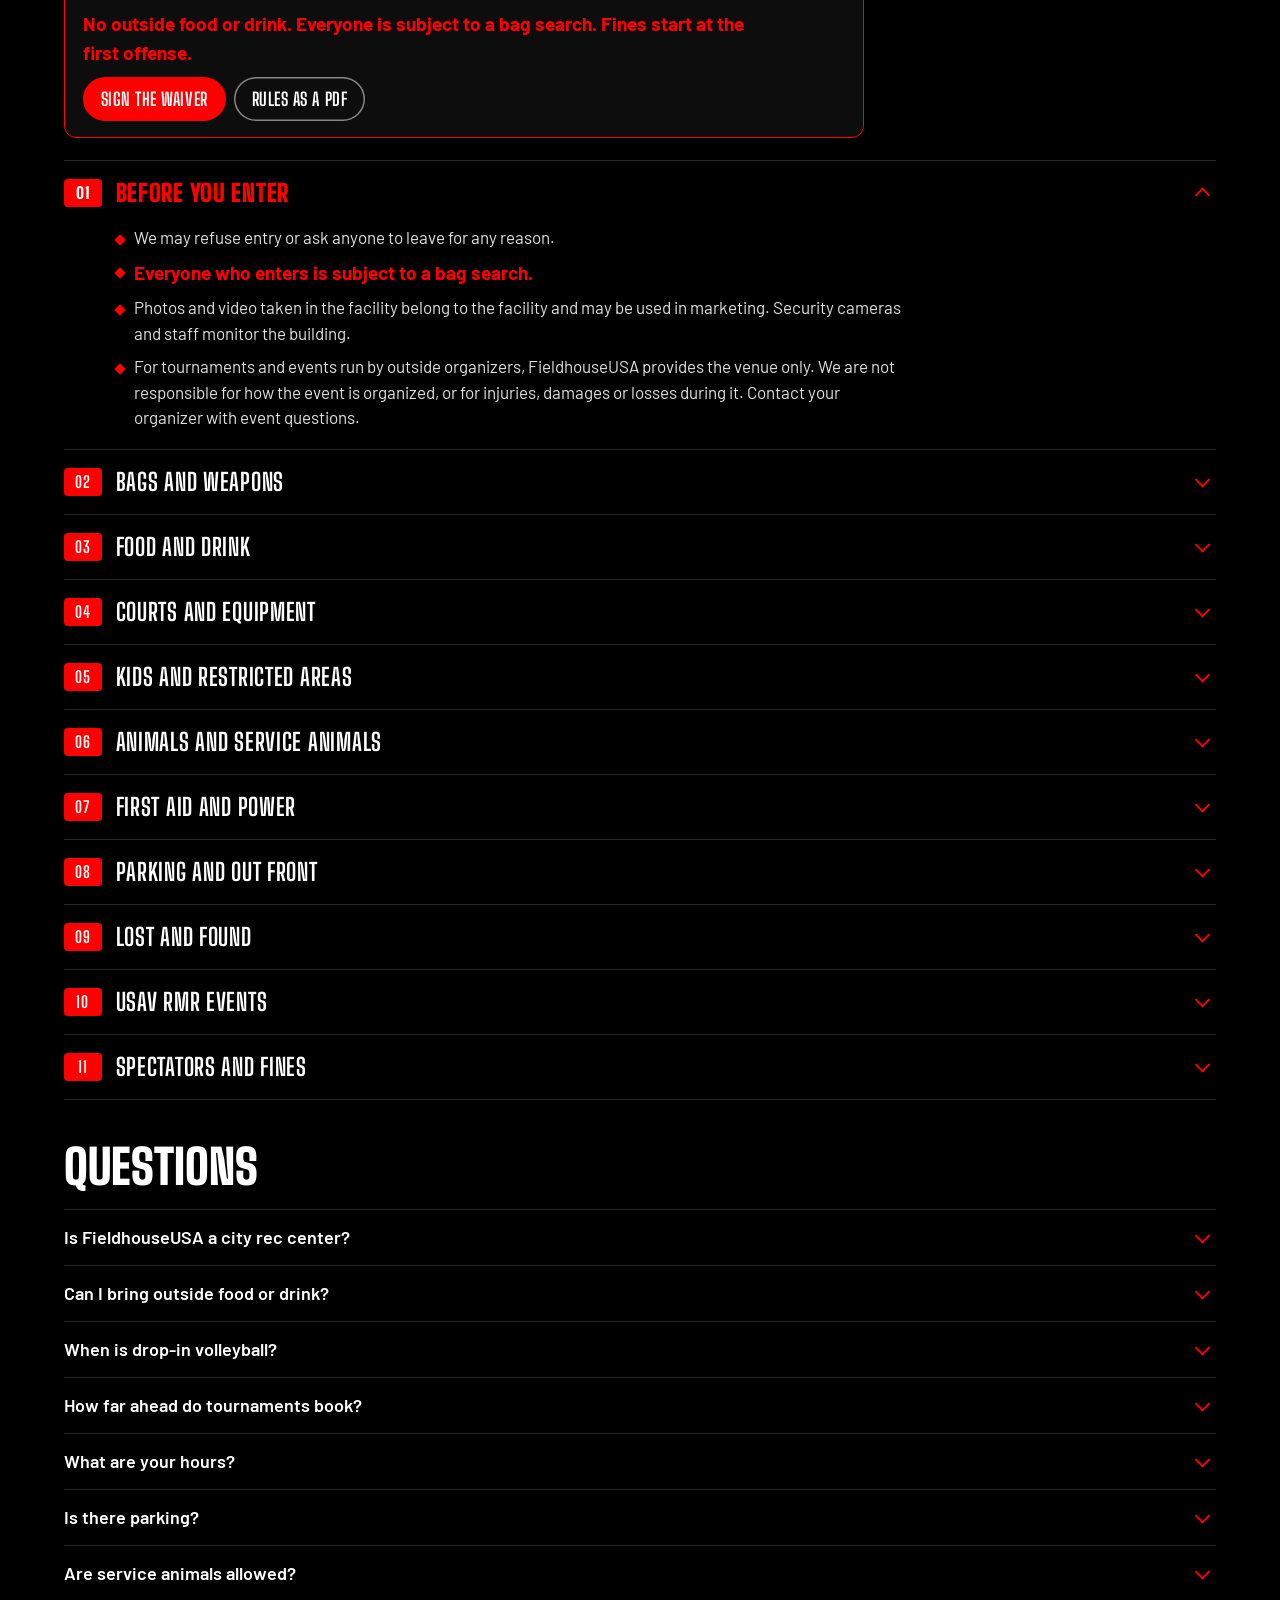
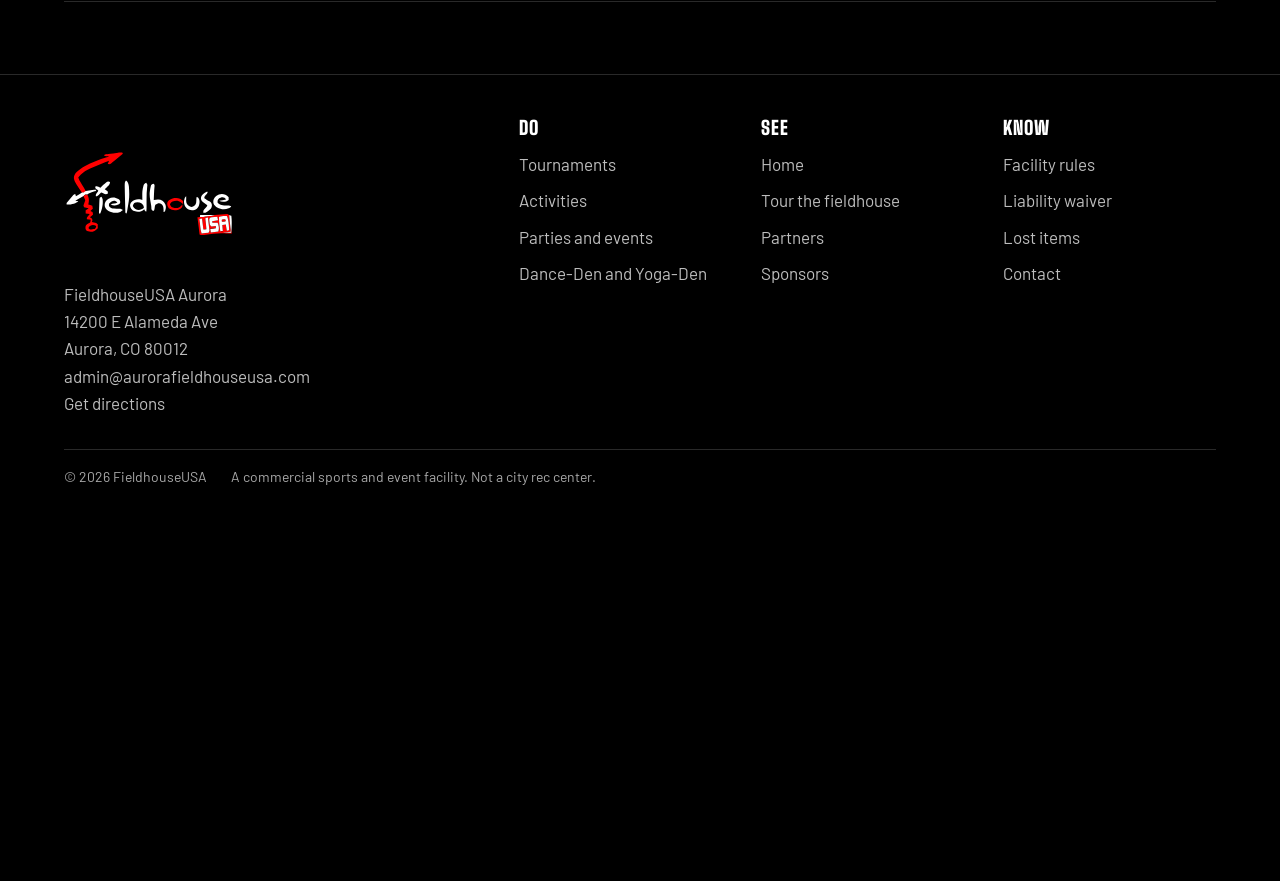
<file: site.html>
<!doctype html><meta charset="utf-8"><title>FieldhouseUSA</title><link rel="canonical" href="https://aurorafieldhouseusa.com/"><meta http-equiv="refresh" content="0;url=index.html"><a href="index.html">FieldhouseUSA</a>
</file>
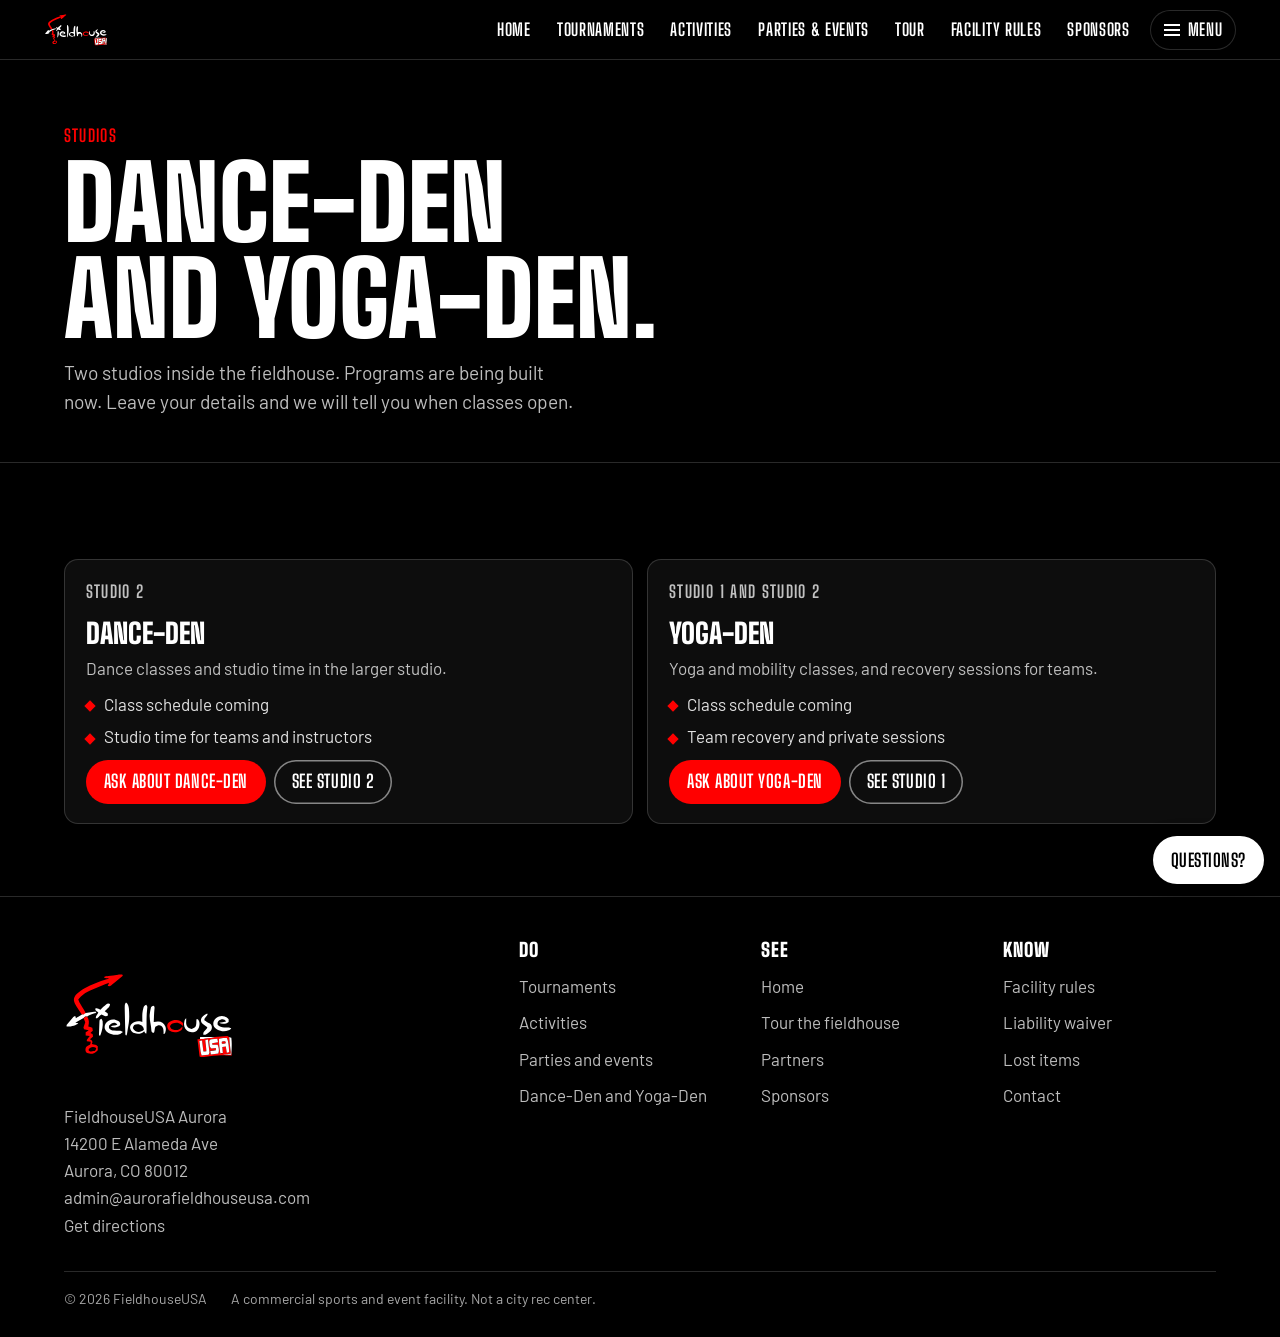
<file: studios.html>
<!doctype html>
<html lang="en">
<head>
<meta charset="utf-8">
<meta name="viewport" content="width=device-width, initial-scale=1, viewport-fit=cover">
<title>Dance-Den and Yoga-Den | Studios at FieldhouseUSA</title>
<meta name="description" content="Dance-Den and Yoga-Den are the dance and yoga studios inside FieldhouseUSA in Aurora, Colorado. Class schedules are coming. Ask to be told when they open.">
<link rel="canonical" href="https://aurorafieldhouseusa.com/studios.html">
<meta property="og:type" content="website">
<meta property="og:site_name" content="FieldhouseUSA">
<meta property="og:title" content="Dance-Den and Yoga-Den | Studios at FieldhouseUSA">
<meta property="og:description" content="Dance-Den and Yoga-Den are the dance and yoga studios inside FieldhouseUSA in Aurora, Colorado. Class schedules are coming. Ask to be told when they open.">
<meta property="og:url" content="https://aurorafieldhouseusa.com/studios.html">
<meta property="og:image" content="https://aurorafieldhouseusa.com/assets/og-image.jpg">
<meta property="og:image:width" content="1200">
<meta property="og:image:height" content="630">
<meta property="og:image:alt" content="A volleyball tournament in progress at FieldhouseUSA Aurora">
<meta name="twitter:card" content="summary_large_image">
<meta name="theme-color" content="#000000">
<link rel="icon" href="favicon.ico" sizes="32x32">
<link rel="icon" href="favicon.svg" type="image/svg+xml">
<link rel="apple-touch-icon" href="apple-touch-icon.png">
<link rel="preconnect" href="https://fonts.googleapis.com"><link rel="preconnect" href="https://fonts.gstatic.com" crossorigin>
<link href="https://fonts.googleapis.com/css2?family=Big+Shoulders+Display:wght@700;900&family=Barlow:wght@400;500;600&display=swap" rel="stylesheet" media="print" onload="this.media='all'">
<noscript><link href="https://fonts.googleapis.com/css2?family=Big+Shoulders+Display:wght@700;900&family=Barlow:wght@400;500;600&display=swap" rel="stylesheet"></noscript>
<link rel="stylesheet" href="assets/site.css">
<script type="application/ld+json">
{"@context":"https://schema.org","@type":["SportsActivityLocation","EventVenue"],"@id":"https://aurorafieldhouseusa.com/#venue","name":"FieldhouseUSA","alternateName":"FieldhouseUSA Aurora","description":"Indoor sports complex and event venue in Aurora, Colorado, serving the Denver metro: 15 volleyball courts, basketball, pickleball and futsal, two studios, a bar and kitchen and a mezzanine.","url":"https://aurorafieldhouseusa.com/","email":"admin@aurorafieldhouseusa.com","logo":"https://aurorafieldhouseusa.com/apple-touch-icon.png","image":"https://aurorafieldhouseusa.com/assets/og-image.jpg","address":{"@type":"PostalAddress","streetAddress":"14200 E Alameda Ave","addressLocality":"Aurora","addressRegion":"CO","postalCode":"80012","addressCountry":"US"}}
</script>
<style>
.phead{padding:clamp(36px,7vh,80px) 0 clamp(28px,5vh,56px)}
.phead h1{font-size:clamp(48px,8vw,110px);max-width:14ch}
.cols{display:grid;grid-template-columns:repeat(3,minmax(0,1fr));gap:14px;margin-top:24px}
.box{padding:20px 22px;background:var(--panel);border-radius:14px;box-shadow:inset 0 0 0 1px var(--line);display:grid;gap:10px;align-content:start}
.box h3{font-size:28px}.box p{color:var(--ink-2)}
.box ul,.ticks{display:grid;gap:7px}
.box li,.ticks li{padding-left:18px;position:relative;color:rgba(255,255,255,.88)}
.box li::before,.ticks li::before{content:"";position:absolute;left:0;top:.62em;width:8px;height:8px;background:var(--red);transform:rotate(45deg)}
.steps{display:grid;grid-template-columns:repeat(4,minmax(0,1fr));gap:14px;margin-top:24px;counter-reset:st}
.steps li{counter-increment:st;padding:18px 20px;border-top:4px solid var(--red);background:var(--panel);border-radius:0 0 14px 14px}
.steps li::before{content:counter(st,decimal-leading-zero);display:block;font-family:var(--display);font-weight:900;font-size:34px;color:var(--red-t);line-height:1;margin-bottom:8px}
.steps b{display:block;font-family:var(--display);font-weight:700;font-size:22px;letter-spacing:.03em;text-transform:uppercase;margin-bottom:4px}
.steps span{color:var(--ink-2);font-size:16px}
.jump{display:flex;flex-wrap:wrap;gap:8px;margin-top:22px}
.cat{margin-top:34px}
.cat h3{font-size:clamp(28px,3.4vw,40px);padding-bottom:10px;border-bottom:2px solid var(--red)}
.plist a,.plist button{display:grid;grid-template-columns:96px minmax(0,2fr) minmax(0,3fr) auto;gap:6px 20px;align-items:center;width:100%;text-align:left;padding:12px 0;border-bottom:1px solid var(--line);text-decoration:none}
.plist .ph{width:96px;aspect-ratio:4/3;border-radius:8px;background:var(--panel-2);overflow:hidden}
.plist .ph img{width:100%;height:100%;object-fit:cover}
.plist .ini{display:grid;place-items:center;font-family:var(--display);font-weight:900;font-size:30px;color:var(--red-t);box-shadow:inset 0 0 0 1px var(--line)}
.plist strong{font-family:var(--display);font-weight:700;font-size:25px;letter-spacing:.02em;text-transform:uppercase;line-height:1}
.plist span:not(.ph){color:var(--ink-2)}
.plist i{font-style:normal;font-family:var(--display);font-weight:700;font-size:17px;letter-spacing:.04em;text-transform:uppercase;color:var(--red-t);white-space:nowrap}
@media (hover:hover){.plist a:hover,.plist button:hover{background:rgba(255,255,255,.05)}}
.boomban{display:flex;align-items:center;flex-wrap:wrap;gap:8px 18px;margin-top:-18px;padding:14px 22px;background:var(--red);color:#fff;text-decoration:none;box-shadow:0 22px 44px rgba(0,0,0,.9),0 6px 14px rgba(0,0,0,.7);position:relative;z-index:2;font-size:17px}
.boomban img{height:44px;width:auto}
.boomban b{font-family:var(--display);font-weight:900;font-size:26px;letter-spacing:.04em;text-transform:uppercase}
.boomban b i{font-style:normal;color:#ffd400}
.boomban u{margin-left:auto;font-weight:600;text-underline-offset:4px;white-space:nowrap}
.spec{display:grid;grid-template-columns:repeat(3,minmax(0,1fr));margin:24px 0 0;border-top:3px solid var(--red)}
.spec div{padding:16px 18px 16px 0;border-bottom:1px solid var(--line)}
.spec dt{font-family:var(--display);font-weight:900;font-size:clamp(36px,4.4vw,60px);line-height:.95}
.spec dd{margin:4px 0 0;color:var(--ink-2)}
@media (max-width:900px){.cols,.steps,.spec{grid-template-columns:1fr}}
@media (max-width:640px){.plist a,.plist button{grid-template-columns:72px 1fr;gap:2px 14px}.plist .ph{width:72px;grid-row:1/4}.plist strong,.plist span,.plist i{grid-column:2}}
</style>
</head>
<body data-page="studios">
<main id="main">
<section class="phead"><div class="wrap">
  <p class="eyebrow">Studios</p>
  <h1>Dance-Den and Yoga-Den.</h1>
  <p class="lede">Two studios inside the fieldhouse. Programs are being built now. Leave your details and we will tell you when classes open.</p>
</div></section>
<section class="sec" id="dance-den"><div class="wrap">
  <div class="cols" style="grid-template-columns:repeat(auto-fit,minmax(min(100%,300px),1fr))">
    <div class="box"><p class="eyebrow">Studio 2</p><h3>Dance-Den</h3><p>Dance classes and studio time in the larger studio.</p><ul><li>Class schedule coming</li><li>Studio time for teams and instructors</li></ul><div class="acts"><button class="btn btn-red" data-ask="studio">Ask about Dance-Den</button><a class="btn btn-line" href="tour.html#/s/studio1">See Studio 2</a></div></div>
    <div class="box" id="yoga-den"><p class="eyebrow">Studio 1 and Studio 2</p><h3>Yoga-Den</h3><p>Yoga and mobility classes, and recovery sessions for teams.</p><ul><li>Class schedule coming</li><li>Team recovery and private sessions</li></ul><div class="acts"><button class="btn btn-red" data-ask="studio">Ask about Yoga-Den</button><a class="btn btn-line" href="tour.html#/s/studio2">See Studio 1</a></div></div>
  </div>
</div></section>
</main>
<footer><div class="wrap"><address>FieldhouseUSA Aurora<br>14200 E Alameda Ave<br>Aurora, CO 80012<br><a href="mailto:admin@aurorafieldhouseusa.com">admin@aurorafieldhouseusa.com</a></address></div></footer>
<script src="assets/site.js"></script>
</body>
</html>
</file>
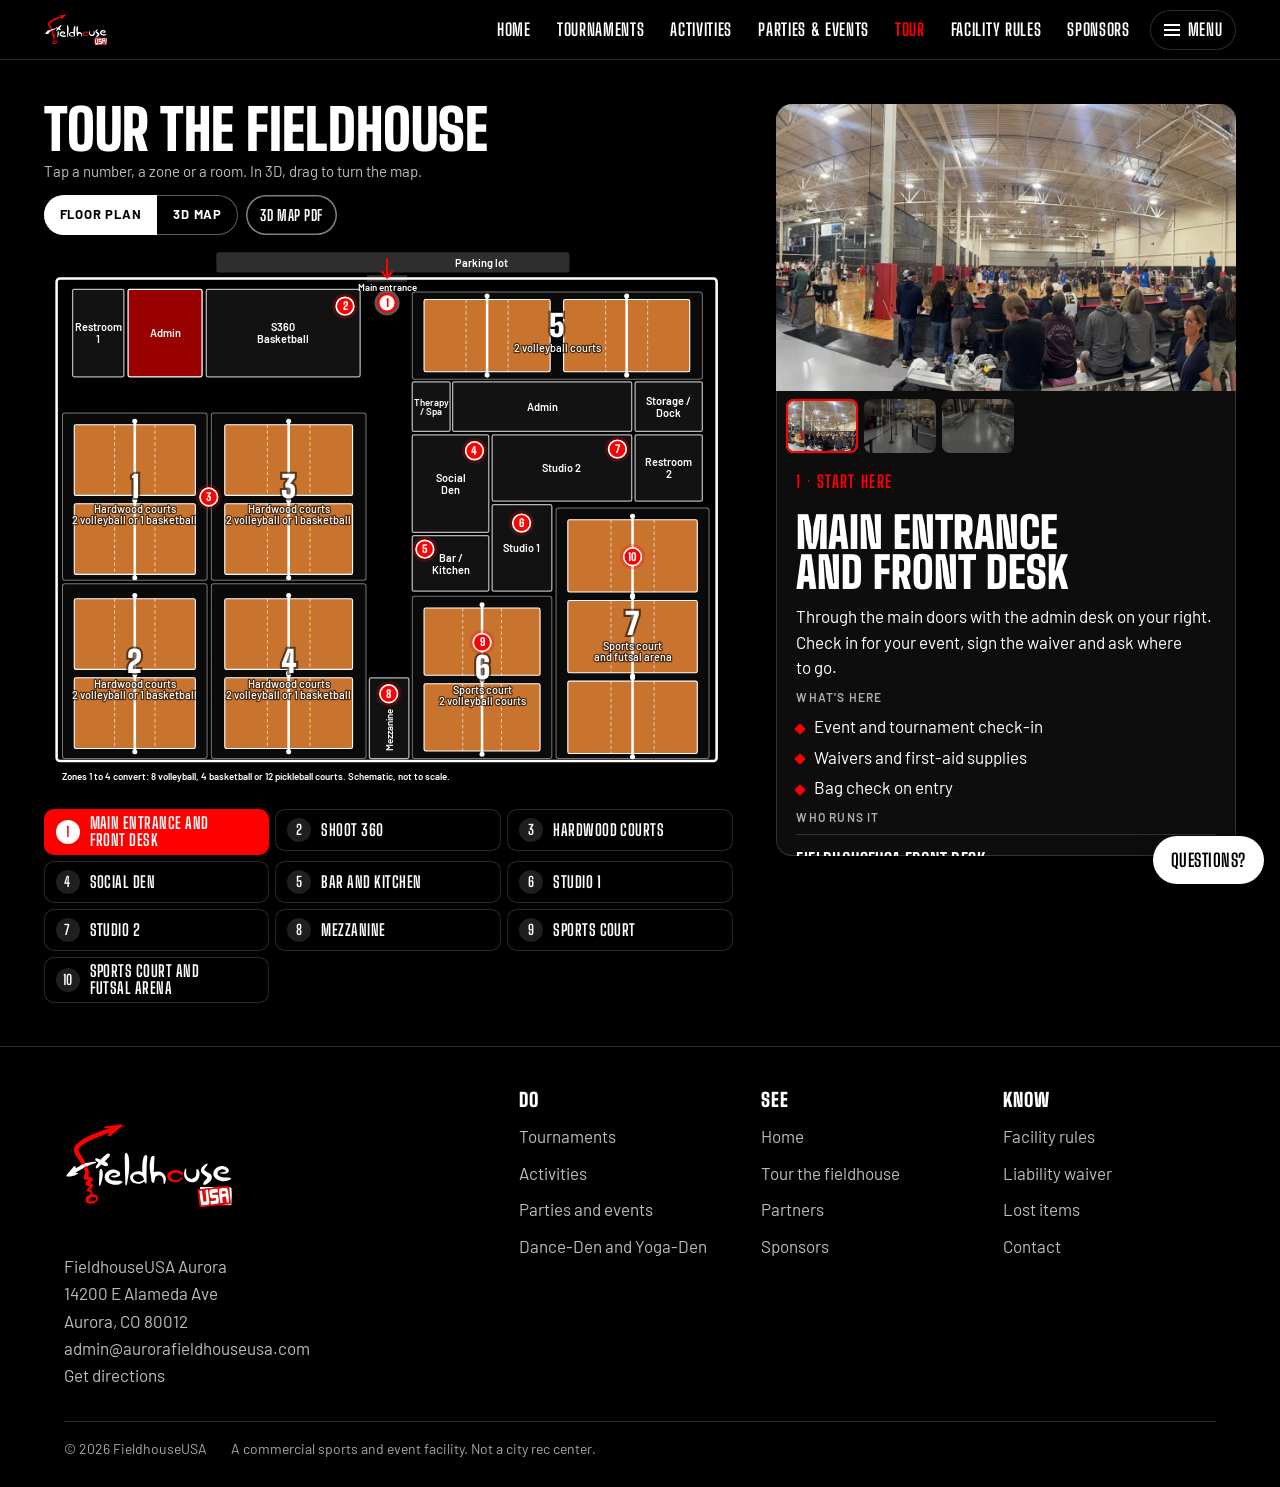
<file: tour.html>
<!doctype html>
<html lang="en">
<head>
<meta charset="utf-8">
<meta name="viewport" content="width=device-width, initial-scale=1, viewport-fit=cover">
<title>Tour the Fieldhouse: 3D Map &amp; Floor Plan | FieldhouseUSA</title>
<meta name="description" content="See inside FieldhouseUSA before you come: a 3D map and floor plan of the building with photos, from the front desk and Shoot 360 to the courts, studios, bar and mezzanine.">
<link rel="canonical" href="https://aurorafieldhouseusa.com/tour.html">
<meta property="og:type" content="website">
<meta property="og:title" content="Tour the Fieldhouse | FieldhouseUSA">
<meta property="og:description" content="A 3D map and floor plan of the building, with photos of each area.">
<meta property="og:url" content="https://aurorafieldhouseusa.com/tour.html">
<meta property="og:image" content="https://aurorafieldhouseusa.com/assets/og-image.jpg">
<meta property="og:image:width" content="1200">
<meta property="og:image:height" content="630">
<meta property="og:image:alt" content="A volleyball tournament in progress at FieldhouseUSA Aurora">
<meta name="twitter:card" content="summary_large_image">
<meta name="theme-color" content="#000000">
<link rel="icon" href="favicon.ico" sizes="32x32">
<link rel="icon" href="favicon.svg" type="image/svg+xml">
<link rel="apple-touch-icon" href="apple-touch-icon.png">
<link rel="preload" href="data/zones.json" as="fetch" crossorigin>
<link rel="preconnect" href="https://fonts.googleapis.com"><link rel="preconnect" href="https://fonts.gstatic.com" crossorigin>
<link href="https://fonts.googleapis.com/css2?family=Big+Shoulders+Display:wght@700;900&family=Barlow:wght@400;500;600&display=swap" rel="stylesheet" media="print" onload="this.media='all'">
<noscript><link href="https://fonts.googleapis.com/css2?family=Big+Shoulders+Display:wght@700;900&family=Barlow:wght@400;500;600&display=swap" rel="stylesheet"></noscript>
<link rel="stylesheet" href="assets/site.css">
<script type="application/ld+json">
{"@context":"https://schema.org","@type":["SportsActivityLocation","EventVenue"],"@id":"https://aurorafieldhouseusa.com/#venue","name":"FieldhouseUSA","alternateName":"FieldhouseUSA Aurora","description":"Indoor sports complex and event venue in Aurora, Colorado, serving the Denver metro: 15 volleyball courts, basketball, pickleball and futsal, two studios, a bar and kitchen and a mezzanine.","url":"https://aurorafieldhouseusa.com/","email":"admin@aurorafieldhouseusa.com","logo":"https://aurorafieldhouseusa.com/apple-touch-icon.png","image":"https://aurorafieldhouseusa.com/assets/og-image.jpg","address":{"@type":"PostalAddress","streetAddress":"14200 E Alameda Ave","addressLocality":"Aurora","addressRegion":"CO","postalCode":"80012","addressCountry":"US"}}
</script>
<style>
.tour{display:grid;grid-template-columns:minmax(0,1fr) minmax(360px,460px);gap:var(--gutter);padding:var(--gutter);max-width:1600px;margin:0 auto}
.mapcol{min-width:0;display:grid;gap:14px;align-content:start}
.maphead{display:flex;align-items:end;justify-content:space-between;gap:12px;flex-wrap:wrap}
.maphead h1{font-size:clamp(34px,4.4vw,60px)}
.maphead p{color:var(--ink-2);font-size:15px;margin-top:4px}
.tools{display:flex;gap:8px;align-items:center;flex-wrap:wrap}
.viewtog{display:inline-flex;border-radius:999px;box-shadow:inset 0 0 0 1px rgba(255,255,255,.35);overflow:hidden}
.viewtog button{min-height:40px;padding:6px 16px;font-weight:700;font-size:13px;letter-spacing:.06em;text-transform:uppercase}
.viewtog button[aria-pressed="true"]{background:#fff;color:#000}
.tools .btn{min-height:40px;font-size:15px;padding:0 14px}
#planbox svg{max-width:1000px;max-height:calc(100svh - 330px);margin:0 auto}
#planbox:empty{aspect-ratio:820/650;max-height:min(calc(100svh - 330px),793px)} /* hold the map's space while zones.json loads, so the stop list does not jump */
.stops{display:grid;grid-template-columns:repeat(auto-fill,minmax(210px,1fr));gap:6px;counter-reset:s}
.stops a{counter-increment:s;display:flex;align-items:center;gap:10px;min-height:42px;padding:6px 12px;border-radius:10px;box-shadow:inset 0 0 0 1px var(--line);text-decoration:none;font-family:var(--display);font-weight:700;font-size:16px;letter-spacing:.03em;text-transform:uppercase;line-height:1.05}
.stops a::before{content:counter(s);flex:none;display:grid;place-items:center;width:24px;height:24px;border-radius:50%;background:rgba(255,255,255,.12);font-size:14px}
.stops a[aria-current="true"]{background:var(--red);box-shadow:none}.stops a[aria-current="true"]::before{background:#fff;color:var(--red-t)}
@media (hover:hover){.stops a:not([aria-current="true"]):hover{background:rgba(255,255,255,.1)}}

.card{align-self:start;position:sticky;top:calc(var(--header) + var(--gutter));max-height:calc(100svh - var(--header) - 2 * var(--gutter));overflow:auto;overscroll-behavior:contain;background:var(--panel);border-radius:16px;box-shadow:inset 0 0 0 1px var(--line);scroll-margin-top:calc(var(--header) + 10px)}
.photo{position:relative;aspect-ratio:16/10;background:#111;overflow:hidden}
.photo img{position:absolute;inset:0;width:100%;height:100%;object-fit:cover;transition:opacity 160ms ease}
.photo img.loading{opacity:.4}
.thumbs{display:flex;gap:6px;padding:8px 10px 0;overflow-x:auto;scrollbar-width:thin}
.thumbs:empty{display:none}
.thumbs button{flex:none;width:72px;aspect-ratio:4/3;border-radius:8px;overflow:hidden;opacity:.55;box-shadow:inset 0 0 0 2px transparent}
.thumbs button img{width:100%;height:100%;object-fit:cover}
.thumbs button[aria-pressed="true"]{opacity:1;outline:2px solid var(--red);outline-offset:-2px}
@media (hover:hover){.thumbs button:hover{opacity:1}}
.body{padding:16px 20px 20px;display:grid;gap:11px}
.body h2{font-size:clamp(34px,3.4vw,48px)}
.body .courts{font-family:var(--display);font-weight:700;font-size:20px;letter-spacing:.03em;text-transform:uppercase;color:rgba(255,255,255,.85)}
.body h3{font-family:var(--body);font-weight:600;font-size:12px;letter-spacing:.1em;color:var(--ink-3)}
.body ul.what{display:grid;gap:5px}
.body ul.what li{padding-left:18px;position:relative}
.body ul.what li::before{content:"";position:absolute;left:0;top:.62em;width:8px;height:8px;background:var(--red);transform:rotate(45deg)}
.biz{display:grid;border-top:1px solid var(--line)}
.biz a,.biz button{display:grid;grid-template-columns:1fr auto;gap:2px 12px;align-items:center;text-align:left;padding:10px 0;border-bottom:1px solid var(--line);text-decoration:none}
.biz strong{font-family:var(--display);font-weight:700;font-size:20px;letter-spacing:.02em;text-transform:uppercase}
.biz span{grid-column:1;color:var(--ink-2);font-size:14.5px}
.biz i{grid-column:2;grid-row:1/3;font-style:normal;font-family:var(--display);font-weight:700;font-size:15px;letter-spacing:.04em;text-transform:uppercase;color:var(--red-t)}
.step{display:grid;grid-template-columns:1fr 1fr;gap:8px}
.step button{min-height:46px;padding:4px 12px;border-radius:12px;background:rgba(255,255,255,.08);font-family:var(--display);font-weight:700;font-size:15px;letter-spacing:.03em;text-transform:uppercase;text-align:left;line-height:1.1}
.step button:last-child{text-align:right}
.step button small{display:block;font-family:var(--body);font-weight:500;font-size:11px;letter-spacing:.08em;color:var(--ink-3)}
.step button[hidden]{display:block;visibility:hidden}
@media (hover:hover){.step button:hover{background:rgba(255,255,255,.16)}}
@media (max-width:900px){.tour{grid-template-columns:1fr}.card{position:static;max-height:none;overflow:visible;order:-1}#planbox svg,#planbox:empty{max-height:none}}
</style>
</head>
<body data-page="tour">
<main id="main" class="tour">
  <section class="mapcol" aria-labelledby="map-h">
    <div class="maphead">
      <div><h1 id="map-h">Tour the fieldhouse</h1><p>Tap a number, a zone or a room. In 3D, drag to turn the map.</p></div>
      <div class="tools">
        <div class="viewtog" role="group" aria-label="Map view"><button type="button" data-view="flat" aria-pressed="true">Floor plan</button><button type="button" data-view="3d" aria-pressed="false">3D map</button></div>
        <a class="btn btn-line" href="assets/fieldhouse-3d-map.pdf" data-dl="FieldhouseUSA 3D map">3D map PDF</a>
      </div>
    </div>
    <div id="planbox"></div>
    <ol class="stops" id="stops">
      <li><a href="#/s/entrance">Main entrance and front desk</a></li>
      <li><a href="#/s/shoot360">Shoot 360</a></li>
      <li><a href="#/s/hall13">Hardwood Courts</a></li>
      <li><a href="#/s/socialden">Social Den</a></li>
      <li><a href="#/s/odaup">Bar and kitchen</a></li>
      <li><a href="#/s/studio1">Studio 1</a></li>
      <li><a href="#/s/studio2">Studio 2</a></li>
      <li><a href="#/s/mezz">Mezzanine</a></li>
      <li><a href="#/s/court6">Sports Court</a></li>
      <li><a href="#/s/court7">Sports Court and Futsal Arena</a></li>
    </ol>
  </section>

  <article class="card" id="card" aria-live="polite">
    <div class="photo"><img id="photo" src="assets/fieldhouse-panorama.webp" alt="The courts seen from the admin desk during a tournament" width="2000" height="764" fetchpriority="high"></div>
    <div class="thumbs" id="thumbs" role="group" aria-label="Photos of this stop"></div>
    <div class="body" id="cardbody"><p class="eyebrow">Start here</p><h2>Main entrance and front desk</h2></div>
  </article>
</main>

<footer><div class="wrap"><address>FieldhouseUSA Aurora<br>14200 E Alameda Ave<br>Aurora, CO 80012<br><a href="mailto:admin@aurorafieldhouseusa.com">admin@aurorafieldhouseusa.com</a></address></div></footer>
<script src="assets/site.js"></script>
<script src="assets/plan.js"></script>
<script>
(async function(){
const {$,$$,esc}=FH;
const reduce=matchMedia('(prefers-reduced-motion: reduce)').matches,narrow=()=>matchMedia('(max-width: 900px)').matches;
const cardbody=$('#cardbody'),photo=$('#photo'),thumbs=$('#thumbs'),card=$('#card'),planbox=$('#planbox');
let D;
try{const r=await fetch('data/zones.json');if(!r.ok)throw 0;D=await r.json();}
catch(e){cardbody.innerHTML='<p>The tour data did not load. Please refresh the page.</p>';return;}
const spot=id=>D.spots.find(s=>s.id===id),partner=id=>D.partners.find(p=>p.id===id);
const ORDER=D.spots.map(s=>s.id);
let cur=null,shown=null;
/* map: the floor plan loads first (cheapest); the 3D drawing is built when it is asked for */
const map=FHPLAN.mount(planbox,{view:'flat',spots:D.spots,pick:(kind,id)=>kind==='zone'?zone(id,{scroll:true}):select(id,{scroll:true})});
$$('.viewtog button').forEach(b=>b.onclick=()=>{map.setView(b.dataset.view);$$('.viewtog button').forEach(x=>x.setAttribute('aria-pressed',x===b));});

/* card */
let token=0;
const fpos=im=>/^\d{1,3}% \d{1,3}%$/.test(im.pos||'')?im.pos:'';
function setPhoto(im){
  const t=++token;photo.classList.add('loading');
  const pre=new Image();pre.src=im.src;
  /* each photo can carry a focus point (pos, CSS object-position) and a zoom from data/zones.json */
  const show=()=>{if(t!==token)return;photo.src=im.src;photo.alt=im.alt;const p=fpos(im);
    photo.style.objectPosition=p;photo.style.transformOrigin=p;photo.style.transform=+im.zoom>1?`scale(${+im.zoom})`:'';photo.classList.remove('loading');};
  (pre.decode?pre.decode():Promise.resolve()).then(show,show);
  $$('button',thumbs).forEach(b=>b.setAttribute('aria-pressed',b.dataset.src===im.src));
}
function bizRow(p){
  if(!p)return '';
  const inner=`<strong>${esc(p.name)}</strong><i>${p.url?'Visit':'Ask'}</i><span>${esc(p.does)}</span>`;
  return p.url?`<a href="${esc(p.url)}"${/^https?:/.test(p.url)?' rel="noopener"':''}>${inner}</a>`:`<button type="button" data-ask="${esc(p.inquiry)}">${inner}</button>`;
}
function show(s,isZone){
  const i=isZone?-1:ORDER.indexOf(s.id),pv=isZone?null:spot(ORDER[i-1]),nx=isZone?spot(cur||ORDER[0]):spot(ORDER[i+1]);
  thumbs.innerHTML=s.imgs.length>1?s.imgs.map((im,k)=>`<button type="button" data-k="${k}" data-src="${esc(im.src)}" aria-label="Photo ${k+1}: ${esc(im.alt)}"><img src="${esc(im.src)}" alt="" loading="lazy"${fpos(im)?` style="object-position:${fpos(im)}"`:''}></button>`).join(''):'';
  setPhoto(s.imgs[0]);
  cardbody.innerHTML=`<p class="eyebrow">${isZone?'':(i+1)+' · '}${esc(s.tag)}</p><h2>${esc(s.name)}</h2>${s.courts?`<p class="courts">${esc(s.courts)}</p>`:''}
    <p>${esc(s.blurb)}</p>${s.what?`<h3>WHAT'S HERE</h3><ul class="what">${s.what.map(x=>`<li>${esc(x)}</li>`).join('')}</ul>`:''}
    <h3>WHO RUNS IT</h3><div class="biz">${s.partners.map(id=>bizRow(partner(id))).join('')}</div>
    <div class="step"><button type="button" data-go="${pv?pv.id:''}" ${pv?'':'hidden'}><small>← PREVIOUS</small>${pv?esc(pv.name):''}</button><button type="button" data-go="${nx?nx.id:''}" ${nx?'':'hidden'}><small>${isZone?'BACK TO':'NEXT →'}</small>${nx?esc(nx.name):''}</button></div>`;
  [pv,nx].forEach(n=>{if(n){const im=new Image();im.src=n.imgs[0].src;}});
}
function select(id,{push=true,scroll=false}={}){
  const s=spot(id)||D.spots[0];cur=s.id;shown=s;show(s);map.mark(FHPLAN.SPOTS.find(x=>x.id===cur).on,cur);
  $$('#stops a').forEach(a=>a.setAttribute('aria-current',a.getAttribute('href')==='#/s/'+cur));
  const h='#/s/'+cur;if(push&&location.hash!==h)history.pushState(null,'',h);
  if(scroll&&narrow())card.scrollIntoView({behavior:reduce?'auto':'smooth',block:'start'});
}
/* a zone is not a numbered stop: it shows that zone's court photos and a way back */
function zone(n,{push=true,scroll=false}={}){
  const z=D.zones.find(z=>z.n==n);if(!z)return;shown=z;show(z,true);map.mark(['z'+n],null);
  $$('#stops a').forEach(a=>a.setAttribute('aria-current','false'));
  const h='#/z/'+n;if(push&&location.hash!==h)history.pushState(null,'',h);
  if(scroll&&narrow())card.scrollIntoView({behavior:reduce?'auto':'smooth',block:'start'});
}
thumbs.addEventListener('click',e=>{const b=e.target.closest('button');if(b)setPhoto(shown.imgs[+b.dataset.k]);});
document.addEventListener('click',e=>{
  const st=e.target.closest('#stops a');if(st){e.preventDefault();select(st.getAttribute('href').slice(4),{scroll:true});return;}
  const g=e.target.closest('[data-go]');if(g&&g.dataset.go)select(g.dataset.go);
});
document.addEventListener('keydown',e=>{
  if(e.target.matches?.('input,textarea,select,[data-spot],[data-zone]')||$$('dialog[open]').length)return;
  if(e.key!=='ArrowLeft'&&e.key!=='ArrowRight')return;
  const n=ORDER[ORDER.indexOf(cur)+(e.key==='ArrowRight'?1:-1)];if(n){e.preventDefault();select(n);}
});
/* links: #/s/<stop>. Older links (#/a/<area>) still land on the nearest stop. */
const OLD={office:'entrance',z1:'hall13',z2:'hall13',z3:'hall13',z4:'hall13',z6:'court6',z7:'court7',danceden:'studio2',yogaden:'studio1'}; /* studio ids now match their names: studio1 is the small room, studio2 the large one */
function go(push){const m=location.hash.match(/^#\/(s|a|z)\/([\w-]+)$/);
  if(m&&m[1]==='z'){cur=cur||ORDER[0];zone(m[2],{push});return;}
  select(!m?ORDER[0]:m[1]==='s'?m[2]:(OLD[m[2]]||m[2]),{push});}
addEventListener('popstate',()=>go(false));
go(false);
})();
</script>
</body>
</html>
</file>
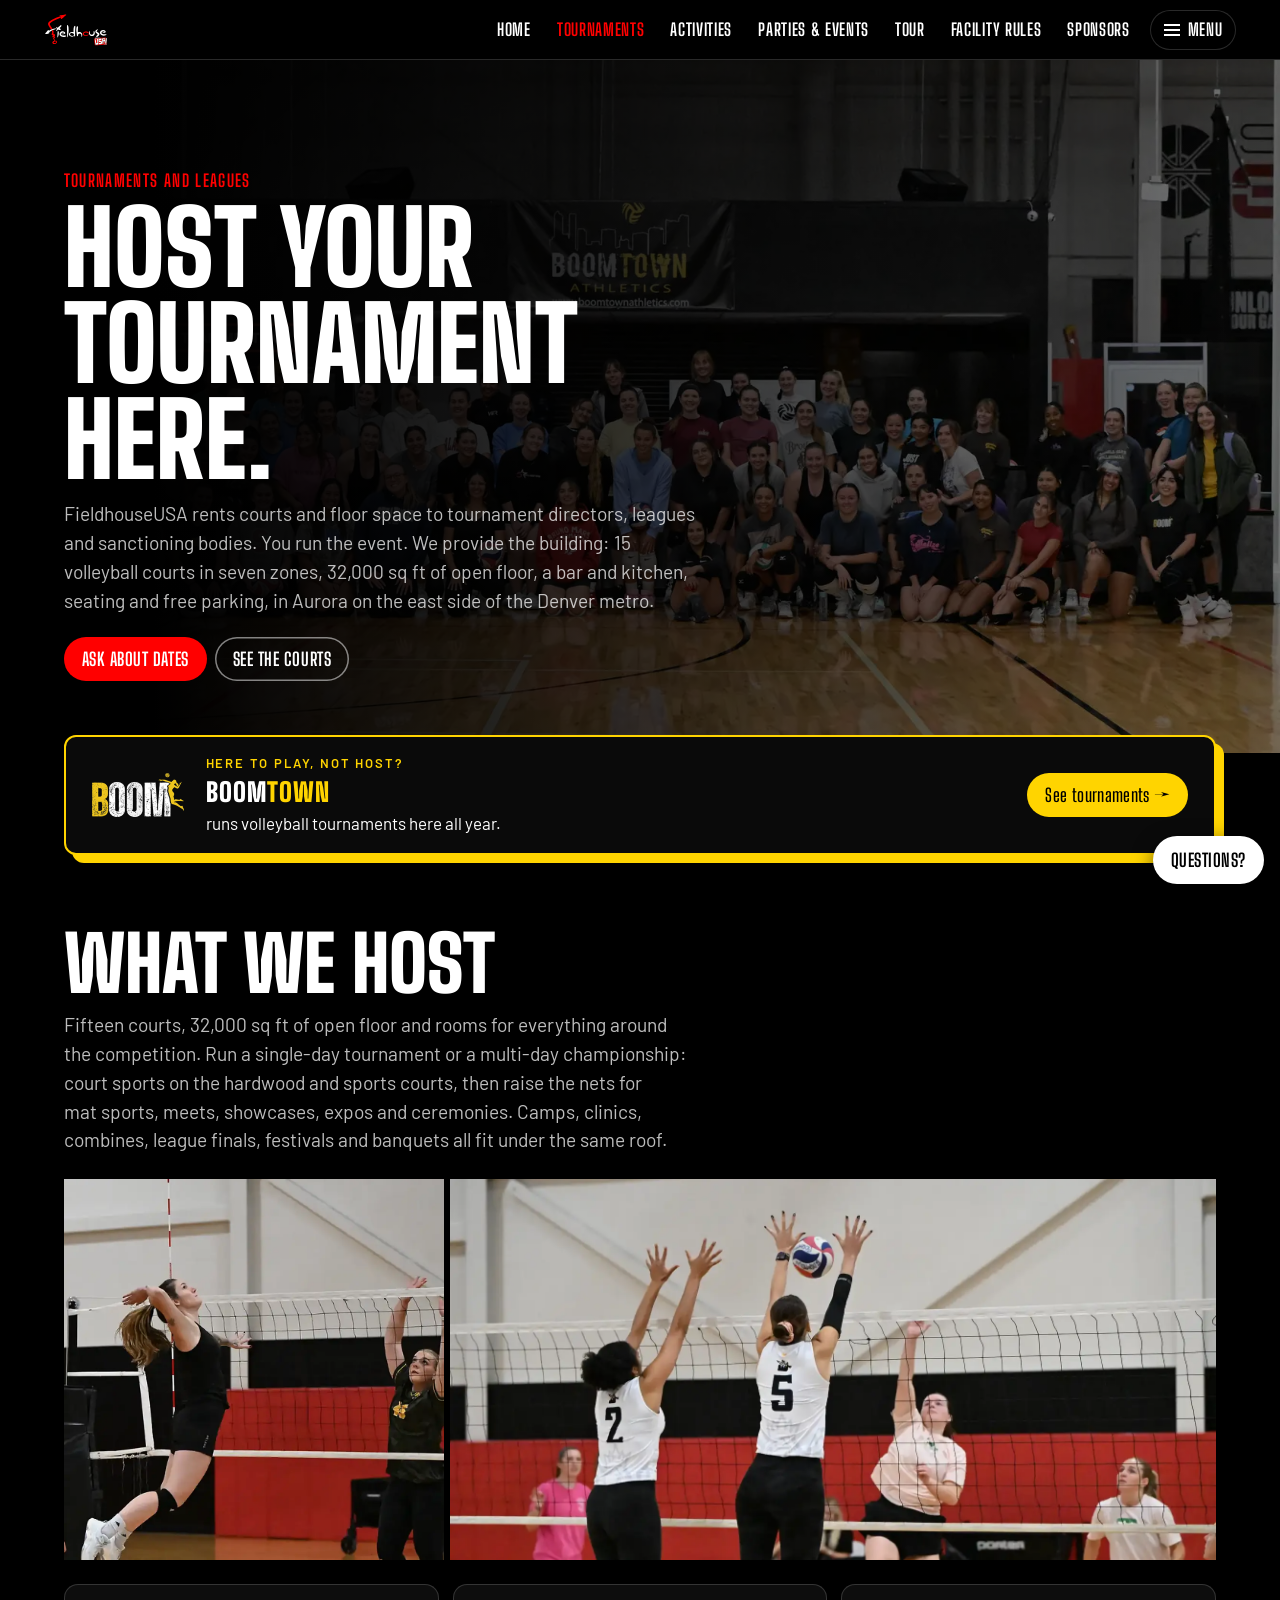
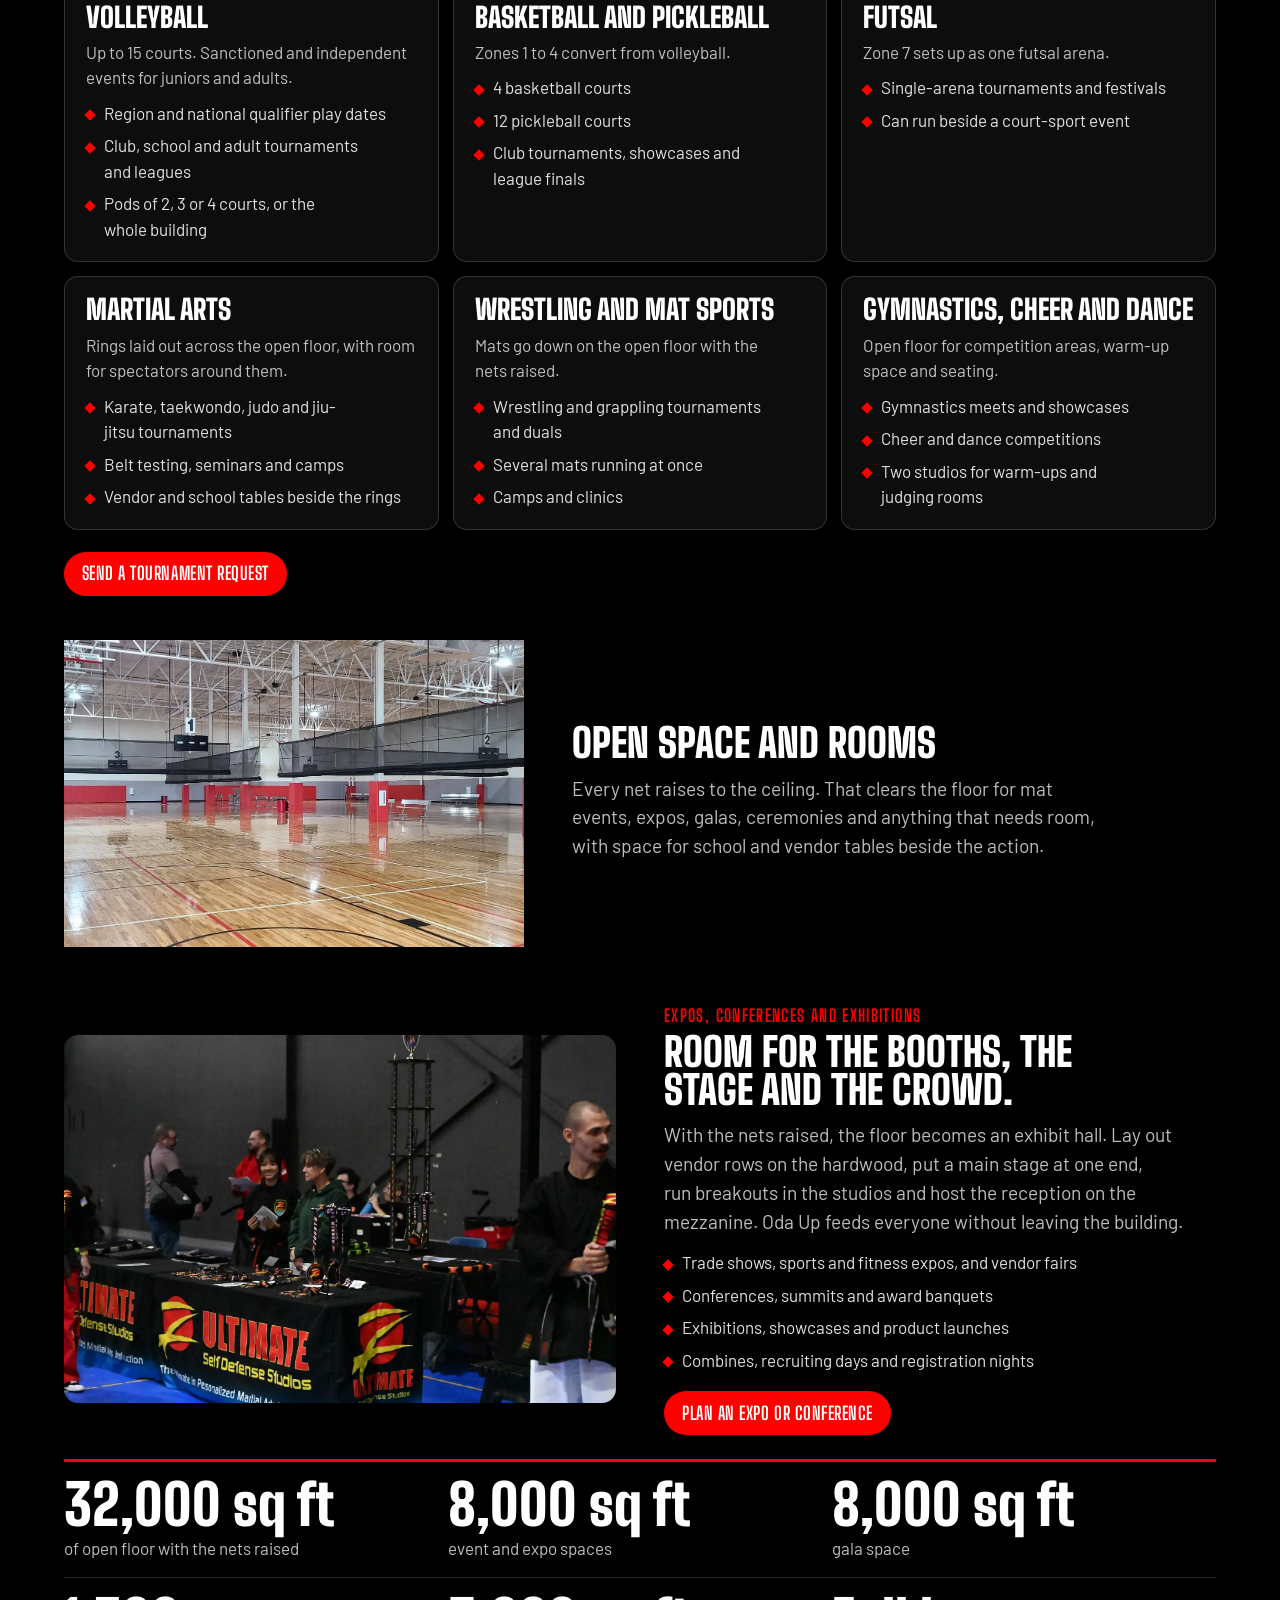
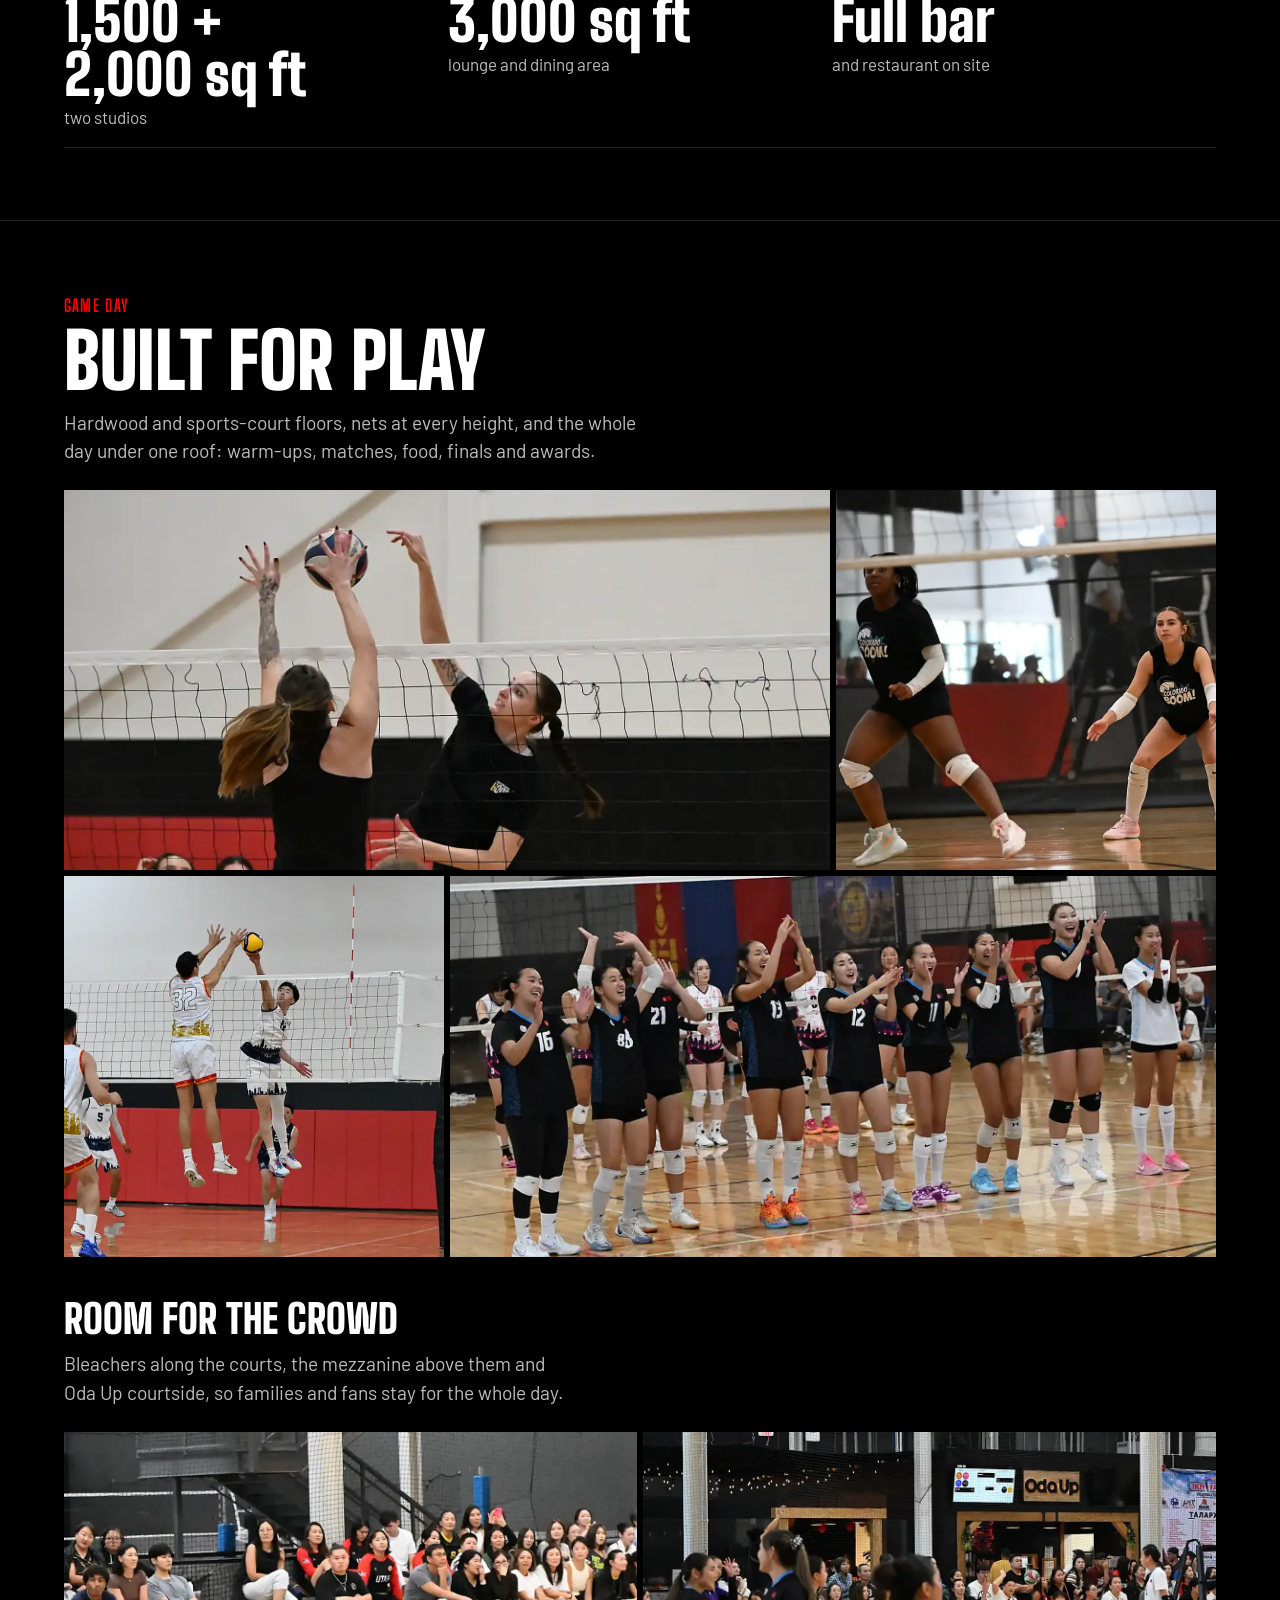
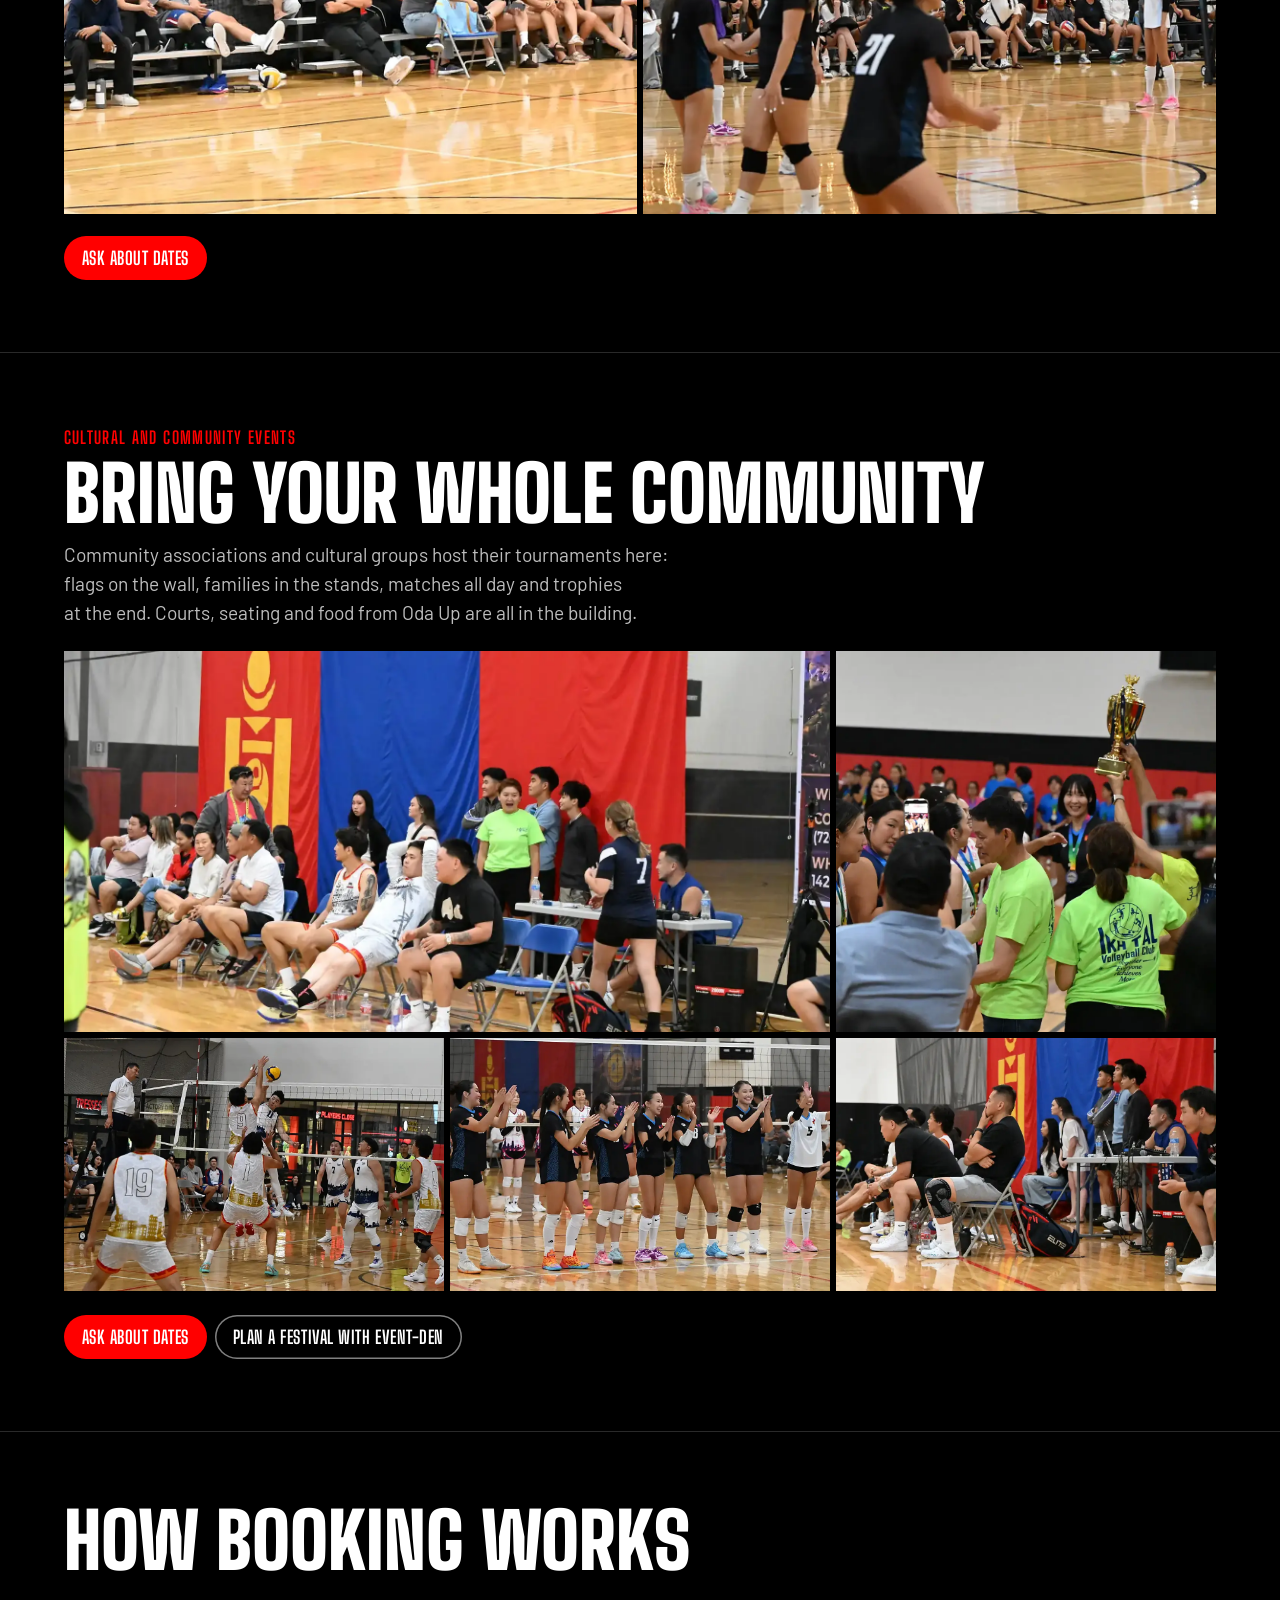
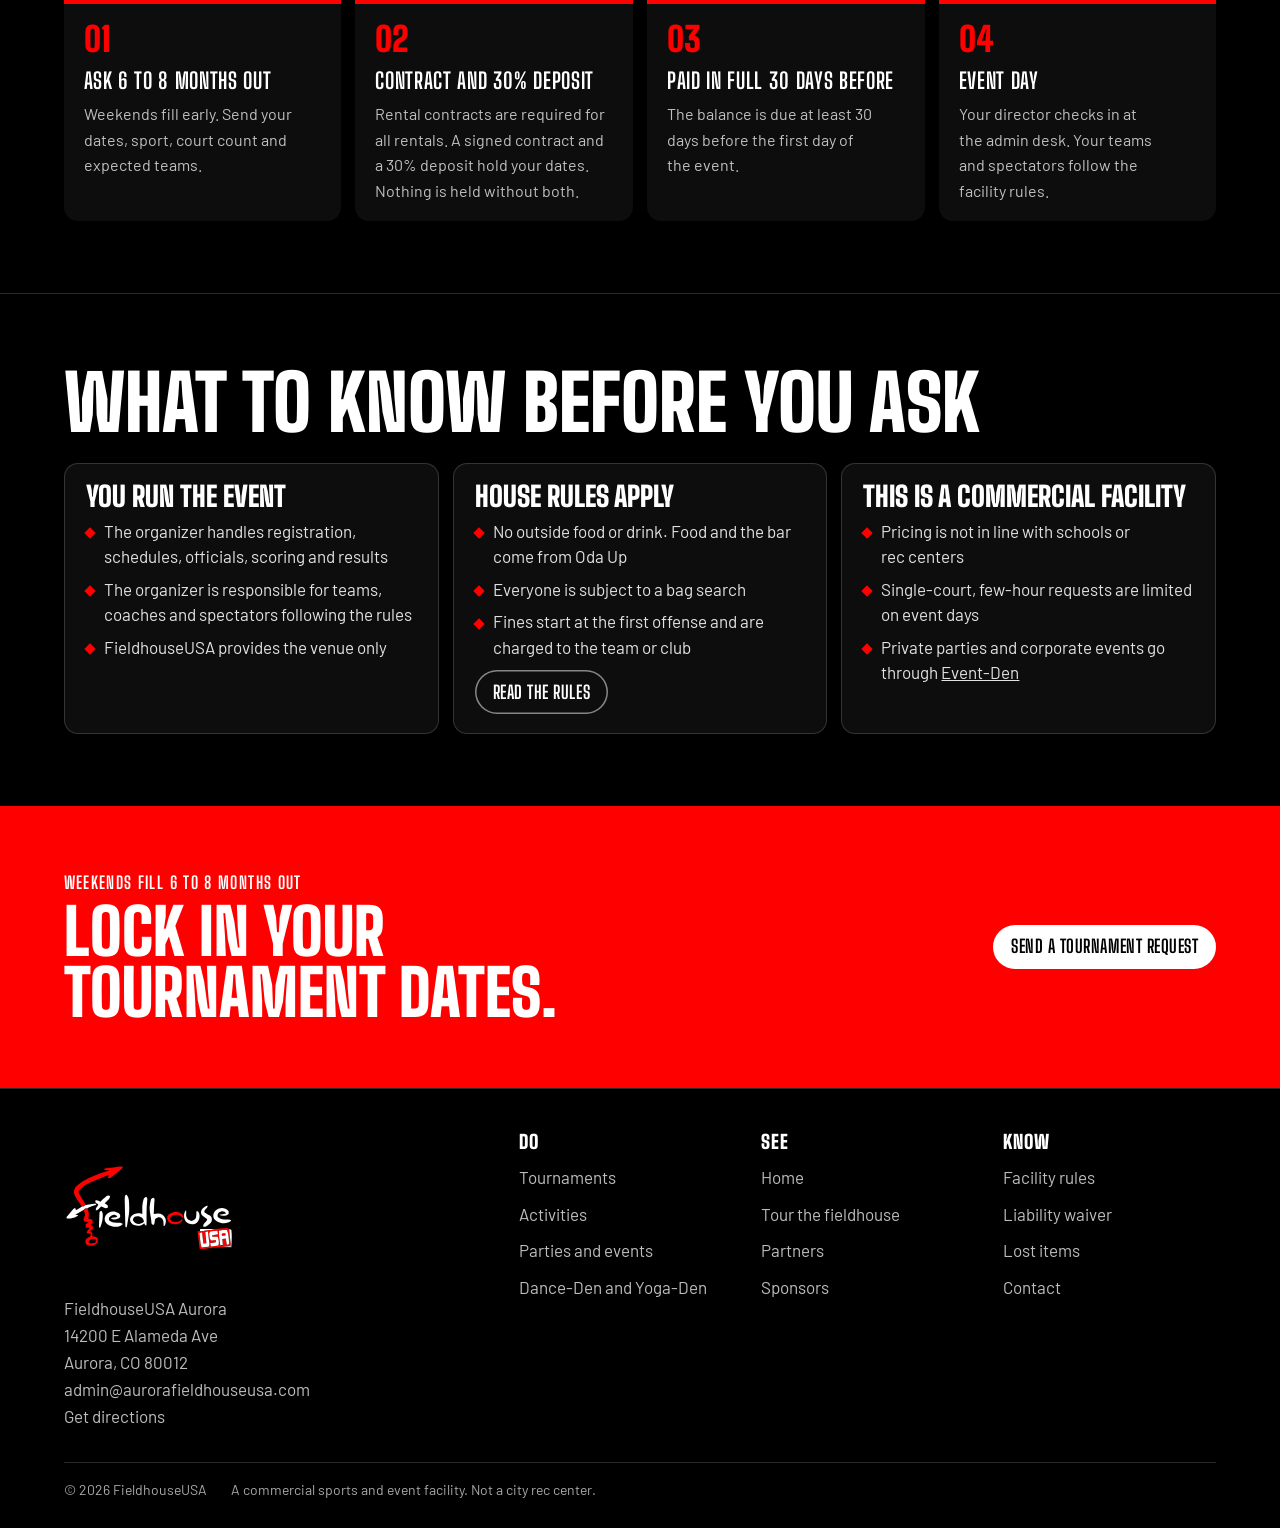
<file: tournaments.html>
<!doctype html>
<html lang="en">
<head>
<meta charset="utf-8">
<meta name="viewport" content="width=device-width, initial-scale=1, viewport-fit=cover">
<title>Host a Tournament in the Denver Metro | FieldhouseUSA</title>
<meta name="description" content="Host a volleyball, basketball, futsal, martial arts, wrestling, gymnastics or cheer tournament at FieldhouseUSA in Aurora, Colorado. 15 courts and 32,000 sq ft of open floor. Dates book 6 to 8 months ahead.">
<link rel="canonical" href="https://aurorafieldhouseusa.com/tournaments.html">
<meta property="og:type" content="website">
<meta property="og:site_name" content="FieldhouseUSA">
<meta property="og:title" content="Host a Tournament in the Denver Metro | FieldhouseUSA">
<meta property="og:description" content="Host a volleyball, basketball, futsal, martial arts, wrestling, gymnastics or cheer tournament at FieldhouseUSA in Aurora, Colorado. 15 courts and 32,000 sq ft of open floor. Dates book 6 to 8 months ahead.">
<meta property="og:url" content="https://aurorafieldhouseusa.com/tournaments.html">
<meta property="og:image" content="https://aurorafieldhouseusa.com/assets/og-tournaments.jpg">
<meta property="og:image:width" content="1200">
<meta property="og:image:height" content="630">
<meta property="og:image:alt" content="A big group of volleyball players on the hardwood at FieldhouseUSA Aurora">
<meta name="twitter:card" content="summary_large_image">
<meta name="theme-color" content="#000000">
<link rel="icon" href="favicon.ico" sizes="32x32">
<link rel="icon" href="favicon.svg" type="image/svg+xml">
<link rel="apple-touch-icon" href="apple-touch-icon.png">
<link rel="preconnect" href="https://fonts.googleapis.com"><link rel="preconnect" href="https://fonts.gstatic.com" crossorigin>
<link href="https://fonts.googleapis.com/css2?family=Big+Shoulders+Display:wght@700;900&family=Barlow:wght@400;500;600&display=swap" rel="stylesheet" media="print" onload="this.media='all'">
<noscript><link href="https://fonts.googleapis.com/css2?family=Big+Shoulders+Display:wght@700;900&family=Barlow:wght@400;500;600&display=swap" rel="stylesheet"></noscript>
<link rel="stylesheet" href="assets/site.css">
<script type="application/ld+json">
{"@context":"https://schema.org","@type":["SportsActivityLocation","EventVenue"],"@id":"https://aurorafieldhouseusa.com/#venue","name":"FieldhouseUSA","alternateName":"FieldhouseUSA Aurora","description":"Indoor sports complex and event venue in Aurora, Colorado, serving the Denver metro: 15 volleyball courts, basketball, pickleball and futsal, two studios, a bar and kitchen and a mezzanine.","url":"https://aurorafieldhouseusa.com/","email":"admin@aurorafieldhouseusa.com","logo":"https://aurorafieldhouseusa.com/apple-touch-icon.png","image":"https://aurorafieldhouseusa.com/assets/og-image.jpg","address":{"@type":"PostalAddress","streetAddress":"14200 E Alameda Ave","addressLocality":"Aurora","addressRegion":"CO","postalCode":"80012","addressCountry":"US"}}
</script>
<style>
.phead{position:relative;isolation:isolate;padding:clamp(56px,12vh,140px) 0 clamp(44px,8vh,96px);overflow:hidden}
.phead .bg{position:absolute;inset:0;z-index:-1}
.phead .bg img{width:100%;height:100%;object-fit:cover;object-position:60% 55%;opacity:.6}
.phead .bg::after{content:"";position:absolute;inset:0;background:linear-gradient(90deg,#000 12%,rgba(0,0,0,.6) 55%,rgba(0,0,0,.15))}
.phead h1{font-size:clamp(48px,8vw,110px);max-width:14ch}
.two{display:grid;grid-template-columns:minmax(0,5fr) minmax(0,7fr);gap:clamp(20px,4vw,48px);align-items:center}
@media (max-width:900px){.two{grid-template-columns:1fr}}
.cols{display:grid;grid-template-columns:repeat(3,minmax(0,1fr));gap:14px;margin-top:24px}
.box{padding:20px 22px;background:var(--panel);border-radius:14px;box-shadow:inset 0 0 0 1px var(--line);display:grid;gap:10px;align-content:start}
.box h3{font-size:28px}.box p{color:var(--ink-2)}
.box ul,.ticks{display:grid;gap:7px}
.box li,.ticks li{padding-left:18px;position:relative;color:rgba(255,255,255,.88)}
.box li::before,.ticks li::before{content:"";position:absolute;left:0;top:.62em;width:8px;height:8px;background:var(--red);transform:rotate(45deg)}
.steps{display:grid;grid-template-columns:repeat(4,minmax(0,1fr));gap:14px;margin-top:24px;counter-reset:st}
.steps li{counter-increment:st;padding:18px 20px;border-top:4px solid var(--red);background:var(--panel);border-radius:0 0 14px 14px}
.steps li::before{content:counter(st,decimal-leading-zero);display:block;font-family:var(--display);font-weight:900;font-size:34px;color:var(--red-t);line-height:1;margin-bottom:8px}
.steps b{display:block;font-family:var(--display);font-weight:700;font-size:22px;letter-spacing:.03em;text-transform:uppercase;margin-bottom:4px}
.steps span{color:var(--ink-2);font-size:16px}
.jump{display:flex;flex-wrap:wrap;gap:8px;margin-top:22px}
.cat{margin-top:34px}
.cat h3{font-size:clamp(28px,3.4vw,40px);padding-bottom:10px;border-bottom:2px solid var(--red)}
.plist a,.plist button{display:grid;grid-template-columns:96px minmax(0,2fr) minmax(0,3fr) auto;gap:6px 20px;align-items:center;width:100%;text-align:left;padding:12px 0;border-bottom:1px solid var(--line);text-decoration:none}
.plist .ph{width:96px;aspect-ratio:4/3;border-radius:8px;background:var(--panel-2);overflow:hidden}
.plist .ph img{width:100%;height:100%;object-fit:cover}
.plist .ini{display:grid;place-items:center;font-family:var(--display);font-weight:900;font-size:30px;color:var(--red-t);box-shadow:inset 0 0 0 1px var(--line)}
.plist strong{font-family:var(--display);font-weight:700;font-size:25px;letter-spacing:.02em;text-transform:uppercase;line-height:1}
.plist span:not(.ph){color:var(--ink-2)}
.plist i{font-style:normal;font-family:var(--display);font-weight:700;font-size:17px;letter-spacing:.04em;text-transform:uppercase;color:var(--red-t);white-space:nowrap}
@media (hover:hover){.plist a:hover,.plist button:hover{background:rgba(255,255,255,.05)}}
.boomban{display:grid;grid-template-columns:auto 1fr auto;align-items:center;gap:6px 22px;margin-top:-18px;padding:18px 26px;background:#0a0a0a;color:#fff;text-decoration:none;border:2px solid #ffd400;border-radius:12px;box-shadow:8px 8px 0 #ffd400;position:relative;z-index:2;font-size:17px;line-height:1.35;transition:transform .15s ease,box-shadow .15s ease}.boomban:hover{transform:translate(-2px,-2px);box-shadow:10px 10px 0 #ffd400}.boomban:focus-visible{outline:3px solid #fff;outline-offset:4px}.boomban span{display:flex;flex-direction:column;gap:2px}.boomban small{font-size:13px;letter-spacing:.14em;text-transform:uppercase;color:#ffd400;font-weight:600}@media (max-width:700px){.boomban{grid-template-columns:auto 1fr}.boomban u{grid-column:1/-1;margin-left:0}}
.boomban img{height:44px;width:auto}.expo{display:grid;grid-template-columns:1fr 1fr;gap:clamp(24px,4vw,48px);align-items:center}.expo img{width:100%;aspect-ratio:3/2;object-fit:cover;border-radius:14px}@media (max-width:800px){.expo{grid-template-columns:1fr}}
.boomban b{font-family:var(--display);font-weight:900;font-size:26px;letter-spacing:.04em;text-transform:uppercase}
.boomban b i{font-style:normal;color:#ffd400}
.boomban u{margin-left:auto;font-weight:600;text-decoration:none;white-space:nowrap;background:#ffd400;color:#000;padding:10px 18px;border-radius:999px;font-family:var(--display);font-size:18px;letter-spacing:.02em}
.spec{display:grid;grid-template-columns:repeat(3,minmax(0,1fr));margin:24px 0 0;border-top:3px solid var(--red)}
.spec div{padding:16px 18px 16px 0;border-bottom:1px solid var(--line)}
.spec dt{font-family:var(--display);font-weight:900;font-size:clamp(36px,4.4vw,60px);line-height:.95}
.spec dd{margin:4px 0 0;color:var(--ink-2)}
@media (max-width:900px){.cols,.steps,.spec{grid-template-columns:1fr}}
@media (max-width:640px){.plist a,.plist button{grid-template-columns:72px 1fr;gap:2px 14px}.plist .ph{width:72px;grid-row:1/4}.plist strong,.plist span,.plist i{grid-column:2}}
</style>
</head>
<body data-page="tournaments">
<main id="main">
<section class="phead"><div class="bg"><img src="assets/tournament-group.webp" alt="" width="1600" height="1067" fetchpriority="high"></div><div class="wrap">
  <p class="eyebrow">Tournaments and leagues</p>
  <h1>Host your tournament here.</h1>
  <p class="lede">FieldhouseUSA rents courts and floor space to tournament directors, leagues and sanctioning bodies. You run the event. We provide the building: 15 volleyball courts in seven zones, 32,000 sq ft of open floor, a bar and kitchen, seating and free parking, in Aurora on the east side of the Denver metro.</p>
  <div class="acts" style="margin-top:22px"><button class="btn btn-red" data-ask="tournament">Ask about dates</button><a class="btn btn-line" href="tour.html">See the courts</a></div>
</div></section>
<div class="wrap"><a class="boomban" href="https://www.boomtownathletics.com/tournaments.html" rel="noopener"><img src="assets/boom-logo.png" alt="" width="92" height="44"><span><small>Here to play, not host?</small><b>Boom<i>town</i></b> runs volleyball tournaments here all year.</span><u>See tournaments →</u></a></div>

<section class="sec" style="border-top:0"><div class="wrap">
  <h2>What we host</h2>
  <p class="lede">Fifteen courts, 32,000 sq ft of open floor and rooms for everything around the competition. Run a single-day tournament or a multi-day championship: court sports on the hardwood and sports courts, then raise the nets for mat sports, meets, showcases, expos and ceremonies. Camps, clinics, combines, league finals, festivals and banquets all fit under the same roof.</p>
  <div class="pgrid mosaic" style="--n:3">
    <figure class="sq"><img src="assets/hardwood-attack-crop.webp" alt="A women's attack on the hardwood courts" width="1000" height="1000" loading="lazy"></figure>
    <figure class="w2"><img src="assets/hardwood-double-block-crop.webp" alt="Two blockers go up together at the net on the hardwood" width="1600" height="800" loading="lazy"></figure>
  </div>
  <div class="cols">
    <div class="box"><h3>Volleyball</h3><p>Up to 15 courts. Sanctioned and independent events for juniors and adults.</p><ul><li>Region and national qualifier play dates</li><li>Club, school and adult tournaments and leagues</li><li>Pods of 2, 3 or 4 courts, or the whole building</li></ul></div>
    <div class="box"><h3>Basketball and pickleball</h3><p>Zones 1 to 4 convert from volleyball.</p><ul><li>4 basketball courts</li><li>12 pickleball courts</li><li>Club tournaments, showcases and league finals</li></ul></div>
    <div class="box"><h3>Futsal</h3><p>Zone 7 sets up as one futsal arena.</p><ul><li>Single-arena tournaments and festivals</li><li>Can run beside a court-sport event</li></ul></div>
    <div class="box"><h3>Martial arts</h3><p>Rings laid out across the open floor, with room for spectators around them.</p><ul><li>Karate, taekwondo, judo and jiu-jitsu tournaments</li><li>Belt testing, seminars and camps</li><li>Vendor and school tables beside the rings</li></ul></div>
    <div class="box"><h3>Wrestling and mat sports</h3><p>Mats go down on the open floor with the nets raised.</p><ul><li>Wrestling and grappling tournaments and duals</li><li>Several mats running at once</li><li>Camps and clinics</li></ul></div>
    <div class="box"><h3>Gymnastics, cheer and dance</h3><p>Open floor for competition areas, warm-up space and seating.</p><ul><li>Gymnastics meets and showcases</li><li>Cheer and dance competitions</li><li>Two studios for warm-ups and judging rooms</li></ul></div>
  </div>
  <div class="acts" style="margin-top:22px"><button class="btn btn-red" data-ask="tournament">Send a tournament request</button></div>
  <div class="two" style="margin-top:44px">
    <img src="assets/fieldhouse-open-floor.webp" alt="The open hardwood floor and courts of the fieldhouse, empty and ready to set up" width="1800" height="811" loading="lazy" style="object-fit:cover;aspect-ratio:3/2;width:100%;object-position:50% 60%">
    <div><h3 style="font-size:clamp(28px,3.4vw,40px)">Open space and rooms</h3>
    <p class="lede">Every net raises to the ceiling. That clears the floor for mat events, expos, galas, ceremonies and anything that needs room, with space for school and vendor tables beside the action.</p></div>
  </div>
  <div class="expo" style="margin-top:56px">
    <img src="assets/martial-arts-expo.webp" alt="Martial arts school tables with trophies and banners along the open floor at an expo" width="1600" height="1067" loading="lazy">
    <div>
      <p class="eyebrow">Expos, conferences and exhibitions</p>
      <h3 style="font-size:clamp(28px,3.4vw,40px)">Room for the booths, the stage and the crowd.</h3>
      <p class="lede">With the nets raised, the floor becomes an exhibit hall. Lay out vendor rows on the hardwood, put a main stage at one end, run breakouts in the studios and host the reception on the mezzanine. Oda Up feeds everyone without leaving the building.</p>
      <ul class="ticks" style="margin-top:14px"><li>Trade shows, sports and fitness expos, and vendor fairs</li><li>Conferences, summits and award banquets</li><li>Exhibitions, showcases and product launches</li><li>Combines, recruiting days and registration nights</li></ul>
      <div class="acts" style="margin-top:18px"><a class="btn btn-red" href="https://event-den.com/inquiry.html" rel="noopener">Plan an expo or conference</a></div>
    </div>
  </div>
  <dl class="spec">
    <div><dt>32,000 sq ft</dt><dd>of open floor with the nets raised</dd></div>
    <div><dt>8,000 sq ft</dt><dd>event and expo spaces</dd></div>
    <div><dt>8,000 sq ft</dt><dd>gala space</dd></div>
    <div><dt>1,500 + 2,000 sq ft</dt><dd>two studios</dd></div>
    <div><dt>3,000 sq ft</dt><dd>lounge and dining area</dd></div>
    <div><dt>Full bar</dt><dd>and restaurant on site</dd></div>
  </dl>
</div></section>

<section class="sec" id="game-day"><div class="wrap">
  <p class="eyebrow">Game day</p>
  <h2>Built for play</h2>
  <p class="lede">Hardwood and sports-court floors, nets at every height, and the whole day under one roof: warm-ups, matches, food, finals and awards.</p>
  <div class="pgrid mosaic">
    <figure class="w2"><img src="assets/vb-set-colorado-boom-crop.webp" alt="Two players fight for the ball at the net in front of the Colorado Boom wall" width="1600" height="800" loading="lazy"></figure>
    <figure class="sq"><img src="assets/vb-women-defense-crop.webp" alt="Women's volleyball players ready on defense" width="1000" height="1000" loading="lazy"></figure>
    <figure class="sq"><img src="assets/hardwood-mens-block-crop.webp" alt="A men's block and attack on the hardwood" width="1000" height="1000" loading="lazy"></figure>
    <figure class="w2"><img src="assets/vb-team-lineup-crop.webp" alt="A women's team lined up and clapping before a match" width="1600" height="800" loading="lazy"></figure>
  </div>
  <h3 style="font-size:clamp(28px,3.4vw,40px);margin-top:44px">Room for the crowd</h3>
  <p class="lede">Bleachers along the courts, the mezzanine above them and Oda Up courtside, so families and fans stay for the whole day.</p>
  <div class="pgrid" style="--n:2">
    <figure><img src="assets/crowd-bleachers-crop.webp" alt="Full bleachers along the court during a tournament" width="1200" height="800" loading="lazy"></figure>
    <figure><img src="assets/crowd-courtside-crop.webp" alt="A packed courtside crowd during a women's match, with Oda Up behind" width="1200" height="800" loading="lazy"></figure>
  </div>
  <div class="acts" style="margin-top:22px"><button class="btn btn-red" data-ask="tournament">Ask about dates</button></div>
</div></section>

<section class="sec" id="cultural"><div class="wrap">
  <p class="eyebrow">Cultural and community events</p>
  <h2>Bring your whole community</h2>
  <p class="lede">Community associations and cultural groups host their tournaments here: flags on the wall, families in the stands, matches all day and trophies at the end. Courts, seating and food from Oda Up are all in the building.</p>
  <div class="pgrid mosaic">
    <figure class="w2"><img src="assets/cultural-flag-bench-crop.webp" alt="A team bench and spectators under a large Mongolian flag" width="1600" height="800" loading="lazy"></figure>
    <figure class="sq"><img src="assets/cultural-trophy-crop.webp" alt="A trophy raised during the awards at a community tournament" width="1000" height="1000" loading="lazy"></figure>
    <figure><img src="assets/cultural-mens-match-crop.webp" alt="A men's match with the crowd behind" width="1200" height="800" loading="lazy"></figure>
    <figure><img src="assets/cultural-team-lineup-crop.webp" alt="Women's teams lined up with the flag behind them" width="1200" height="800" loading="lazy"></figure>
    <figure><img src="assets/cultural-flag-crowd-crop.webp" alt="Spectators and the score table under the flag" width="1200" height="800" loading="lazy"></figure>
  </div>
  <div class="acts" style="margin-top:24px"><button class="btn btn-red" data-ask="tournament">Ask about dates</button><a class="btn btn-line" href="https://event-den.com/inquiry.html" rel="noopener">Plan a festival with Event-Den</a></div>
</div></section>

<section class="sec"><div class="wrap">
  <h2>How booking works</h2>
  <ol class="steps">
    <li><b>Ask 6 to 8 months out</b><span>Weekends fill early. Send your dates, sport, court count and expected teams.</span></li>
    <li><b>Contract and 30% deposit</b><span>Rental contracts are required for all rentals. A signed contract and a 30% deposit hold your dates. Nothing is held without both.</span></li>
    <li><b>Paid in full 30 days before</b><span>The balance is due at least 30 days before the first day of the event.</span></li>
    <li><b>Event day</b><span>Your director checks in at the admin desk. Your teams and spectators follow the facility rules.</span></li>
  </ol>
</div></section>

<section class="sec"><div class="wrap">
  <h2>What to know before you ask</h2>
  <div class="cols">
    <div class="box"><h3>You run the event</h3><ul><li>The organizer handles registration, schedules, officials, scoring and results</li><li>The organizer is responsible for teams, coaches and spectators following the rules</li><li>FieldhouseUSA provides the venue only</li></ul></div>
    <div class="box"><h3>House rules apply</h3><ul><li>No outside food or drink. Food and the bar come from Oda Up</li><li>Everyone is subject to a bag search</li><li>Fines start at the first offense and are charged to the team or club</li></ul><div class="acts"><a class="btn btn-line" href="index.html#rules">Read the rules</a></div></div>
    <div class="box"><h3>This is a commercial facility</h3><ul><li>Pricing is not in line with schools or rec centers</li><li>Single-court, few-hour requests are limited on event days</li><li>Private parties and corporate events go through <a href="https://event-den.com/" rel="noopener">Event-Den</a></li></ul></div>
  </div>
</div></section>
<section class="ctaban" aria-labelledby="cta-h"><div class="wrap">
  <div><p class="k">Weekends fill 6 to 8 months out</p><h2 id="cta-h">Lock in your tournament dates.</h2></div>
  <div class="acts"><button class="btn btn-white" data-ask="tournament">Send a tournament request</button></div>
</div></section>
</main>
<footer><div class="wrap"><address>FieldhouseUSA Aurora<br>14200 E Alameda Ave<br>Aurora, CO 80012<br><a href="mailto:admin@aurorafieldhouseusa.com">admin@aurorafieldhouseusa.com</a></address></div></footer>
<script src="assets/site.js"></script>
</body>
</html>
</file>
<file: assets/site.css>
/* FieldhouseUSA: shared styles for every page. Black, white, one red. No blur, no gradients, no always-on animation except the hero court. */
:root{
  --black:#000;--white:#fff;--red:#ff0000;--red-d:#cc0000;--red-t:var(--red);--panel:#0d0d0d;--panel-2:#161616;--ink-2:rgba(255,255,255,.74);--ink-3:rgba(255,255,255,.66);--line:rgba(255,255,255,.16);
  --court:#c8742f;
  --display:'Big Shoulders Display',Impact,'Arial Narrow Bold',sans-serif;
  --body:'Barlow',system-ui,-apple-system,'Segoe UI',sans-serif;
  --ease-out:cubic-bezier(.23,1,.32,1);--ease-drawer:cubic-bezier(.32,.72,0,1);
  --gutter:clamp(16px,3.4vw,44px);--max:1240px;--header:60px;
}
*,*::before,*::after{box-sizing:border-box}
html{background:var(--black);scroll-behavior:smooth;scroll-padding-top:calc(var(--header) + 12px);-webkit-text-size-adjust:100%}
body{margin:0;background:var(--black);color:var(--white);font-family:var(--body);font-size:17px;line-height:1.5;-webkit-font-smoothing:antialiased;overflow-x:clip;padding-top:var(--header)}
h1,h2,h3{font-family:var(--display);font-weight:900;line-height:.94;margin:0;text-transform:uppercase}
p{margin:0}a{color:inherit}ul,ol{margin:0;padding:0;list-style:none}
button{font:inherit;color:inherit;background:none;border:0;padding:0;cursor:pointer}
img{max-width:100%;height:auto;display:block}
:focus-visible{outline:3px solid var(--red);outline-offset:3px}
.sr{position:absolute;width:1px;height:1px;overflow:hidden;clip:rect(0 0 0 0);white-space:nowrap}
.skip{position:fixed;left:8px;top:-60px;z-index:100;background:var(--white);color:var(--black);padding:10px 14px;border-radius:6px;font-weight:600}
.skip:focus{top:8px}
.wrap{width:100%;max-width:var(--max);margin:0 auto;padding-left:var(--gutter);padding-right:var(--gutter)}
.sec{padding:clamp(48px,8vh,96px) 0;border-top:1px solid var(--line)}
.sec>.wrap>h2,.sec-h{font-size:clamp(40px,6vw,80px)}
.eyebrow{font-family:var(--display);font-weight:700;font-size:17px;letter-spacing:.08em;text-transform:uppercase;color:var(--red-t);margin-bottom:6px}
.lede{color:var(--ink-2);font-size:clamp(17px,1.5vw,20px);max-width:62ch;margin-top:12px}

.btn{display:inline-flex;align-items:center;justify-content:center;gap:8px;min-height:44px;padding:0 18px;border-radius:999px;font-family:var(--display);font-weight:700;font-size:18px;letter-spacing:.03em;text-transform:uppercase;text-decoration:none;white-space:nowrap;transition:background-color 120ms ease,transform 120ms var(--ease-out)}
.btn:active{transform:scale(.97)}
.btn-red{background:var(--red);color:#fff}.btn-white{background:#fff;color:#000}.btn-line{box-shadow:inset 0 0 0 1.5px rgba(255,255,255,.5)}
@media (hover:hover){.btn-red:hover{background:var(--red-d)}.btn-white:hover{background:#e8e8e8}.btn-line:hover{background:rgba(255,255,255,.12)}}
.acts{display:flex;flex-wrap:wrap;gap:8px}

/* header */
#top{position:fixed;top:0;left:0;right:0;z-index:50;height:var(--header);display:flex;align-items:center;gap:8px;padding:0 var(--gutter);background:var(--black);border-bottom:1px solid var(--line)}
#top .logo{display:block;width:64px;height:32px;--logo-ink:#fff;flex:none;margin-right:auto}#top .logo svg{width:100%;height:100%;display:block}
#top nav{display:flex;gap:2px}
#top nav a{font-family:var(--display);font-weight:700;font-size:17px;letter-spacing:.04em;text-transform:uppercase;text-decoration:none;padding:8px 12px;border-radius:999px}
#top nav a[aria-current="page"]{color:var(--red-t)}
@media (hover:hover){#top nav a:hover{background:rgba(255,255,255,.1)}}
#menu-btn{display:inline-flex;align-items:center;gap:8px;height:40px;padding:0 14px;border-radius:999px;box-shadow:inset 0 0 0 1px var(--line);font-family:var(--display);font-weight:700;font-size:17px;letter-spacing:.04em;text-transform:uppercase}
#menu-btn i{display:block;width:16px;height:2px;background:currentColor;box-shadow:0 5px 0 currentColor,0 -5px 0 currentColor}
@media (hover:hover){#menu-btn:hover{background:rgba(255,255,255,.1)}}
#top .dd{position:relative;display:flex}
#top .ddm{position:absolute;left:0;top:100%;min-width:230px;padding:6px;background:#0b0b0b;border:1px solid var(--line);border-radius:10px;display:none}
#top .dd:hover .ddm,#top .dd:focus-within .ddm{display:grid}
#top .ddm a{font-size:16px;padding:8px 10px;border-radius:6px}
@media (max-width:1080px){#top nav{display:none}}

/* side menu: a game-style list. Numbered rows, a red marker that slides in, arrow keys move the selection. */
dialog{color:#fff;border:0;padding:0;max-width:none;max-height:none}
dialog::backdrop{background:rgba(0,0,0,.7)}
#menu,#ask{position:fixed;inset:0;left:auto;height:100%;margin:0;background:#070707;border-left:1px solid var(--line);transform:translateX(100%);transition:transform 260ms var(--ease-drawer),display 260ms allow-discrete,overlay 260ms allow-discrete}
#menu{width:min(380px,100vw)}#ask{width:min(560px,100vw)}
#menu[open],#ask[open]{transform:none}
@starting-style{#menu[open],#ask[open]{transform:translateX(100%)}}
#menu .inner{height:100%;overflow:auto;display:flex;flex-direction:column;padding:calc(14px + env(safe-area-inset-top)) 0 20px}
#menu .mhead{display:flex;align-items:center;justify-content:space-between;padding:0 20px 14px;border-bottom:1px solid var(--line)}
#menu .mhead b{font-family:var(--display);font-weight:900;font-size:22px;letter-spacing:.14em}
#menu .mhead b::before{content:"";display:inline-block;width:9px;height:9px;background:var(--red);margin-right:10px}
.x{width:40px;height:40px;border-radius:50%;display:grid;place-items:center;font-size:24px;line-height:1;background:rgba(255,255,255,.08)}
@media (hover:hover){.x:hover{background:rgba(255,255,255,.18)}}
#menu ol{padding:10px 0;counter-reset:m}
#menu ol a{counter-increment:m;position:relative;display:grid;grid-template-columns:34px 1fr auto;align-items:center;gap:4px;padding:11px 20px;text-decoration:none;opacity:0;transform:translateX(18px);transition:opacity 220ms ease,transform 300ms var(--ease-out),background-color 120ms ease}
#menu[open] ol a{opacity:1;transform:none}
#menu ol a::before{content:counter(m,decimal-leading-zero);font-family:var(--display);font-weight:700;font-size:14px;letter-spacing:.08em;color:var(--ink-3)}
#menu ol a::after{content:"";position:absolute;left:0;top:6px;bottom:6px;width:4px;background:var(--red);transform:scaleY(0);transition:transform 160ms var(--ease-out)}
#menu ol a span{font-family:var(--display);font-weight:900;font-size:26px;letter-spacing:.03em;text-transform:uppercase;line-height:1;transition:transform 160ms var(--ease-out)}
#menu ol a span{white-space:nowrap}
#menu ol a small{font-size:13px;letter-spacing:.06em;text-transform:uppercase;color:var(--ink-3);text-align:right;line-height:1.2}
#menu ol a:hover,#menu ol a:focus-visible,#menu ol a[aria-current="page"]{background:rgba(255,255,255,.06);outline:none}
#menu ol a:hover::after,#menu ol a:focus-visible::after,#menu ol a[aria-current="page"]::after{transform:none}
#menu ol a:hover span,#menu ol a:focus-visible span{transform:translateX(6px);color:var(--red-t)}
#menu ol a[aria-current="page"] span{color:var(--red-t)}
#menu ol a:hover::before,#menu ol a:focus-visible::before,#menu ol a[aria-current="page"]::before{color:var(--red-t)}
#menu .mfoot{margin-top:auto;padding:16px 20px 0;border-top:1px solid var(--line);font-size:14px;color:var(--ink-2);line-height:1.6}
#menu .mfoot a{color:#fff;font-weight:600;text-decoration:none}
#menu .mfoot .acts{margin-bottom:12px}#menu .mfoot .btn{min-height:38px;font-size:16px;padding:0 14px}
#menu .hint{font-size:13px;letter-spacing:.1em;text-transform:uppercase;color:var(--ink-3);padding:0 20px 8px}
@media (hover:none){#menu .hint{display:none}}

/* ask-the-front-desk panel */
#ask .inner{height:100%;overflow:auto;padding:calc(16px + env(safe-area-inset-top)) var(--gutter) 40px;position:relative}
#ask .x{position:absolute;top:14px;right:var(--gutter)}
#ask h2{font-size:clamp(40px,5vw,60px);margin:4px 0 10px;padding-right:50px}
#ask .lede{margin:0 0 20px}#ask .lede a{color:#fff}
form{display:grid;gap:14px}.f2{display:grid;grid-template-columns:1fr 1fr;gap:14px}
label{display:grid;gap:6px;font-weight:600;font-size:14px}
input,select,textarea{font:inherit;color:#fff;background:rgba(255,255,255,.06);border:1.5px solid rgba(255,255,255,.3);border-radius:8px;padding:11px 13px;min-height:46px;width:100%}
select option{color:#000}textarea{min-height:120px;resize:vertical}
#form-note{color:var(--ink-2);font-size:14px}
@media (max-width:560px){.f2{grid-template-columns:1fr}}

/* footer */
footer{padding:44px 0 calc(28px + env(safe-area-inset-bottom));border-top:1px solid var(--line)}
footer .grid{display:grid;grid-template-columns:minmax(0,2fr) repeat(3,minmax(0,1fr));gap:28px}
footer .flogo{width:170px;--logo-ink:#fff;margin-bottom:12px}footer .flogo svg{width:100%;height:auto;display:block}
footer h3{font-size:19px;letter-spacing:.06em;margin-bottom:10px}
footer ul{display:grid;gap:1px}footer li a{display:inline-block;padding:5px 0}
footer a{text-decoration:none;color:var(--ink-2)}footer a:hover{color:#fff;text-decoration:underline}
footer address{font-style:normal;color:var(--ink-2);line-height:1.6}
footer .fine{margin-top:32px;padding-top:16px;border-top:1px solid var(--line);color:var(--ink-3);font-size:14px;display:flex;flex-wrap:wrap;gap:6px 24px}
@media (max-width:760px){footer .grid{grid-template-columns:1fr 1fr}footer .grid>:first-child{grid-column:1/-1}}

/* floor plan, both views */
.plan{display:block;width:100%;height:auto}
.plan .shell{fill:none;stroke:#fff;stroke-width:3}
.plan .room{fill:rgba(255,255,255,.07);stroke:rgba(255,255,255,.7);stroke-width:1.5}
.plan .court{fill:var(--court);stroke:#fff;stroke-width:1.3}
.plan .net{stroke:#fff;stroke-width:3}.plan .post{fill:#fff}
.plan .attack{stroke:rgba(255,255,255,.75);stroke-width:1;stroke-dasharray:4 3}
.plan text{fill:#fff;font-family:var(--body);font-weight:600;font-size:13px;pointer-events:none;text-anchor:middle}
.plan .znum{font-family:var(--display);font-weight:900;font-size:36px;paint-order:stroke;stroke:rgba(0,0,0,.55);stroke-width:5}
.plan .zbox{fill:rgba(255,255,255,.04);stroke:rgba(255,255,255,.45);stroke-width:1.2}
.plan .lot,.plan .door{fill:rgba(255,255,255,.18)}.plan .arrow{fill:none;stroke:var(--red);stroke-width:2.5;stroke-linecap:round;stroke-linejoin:round}
.plan .lbl-s{font-size:11.5px;font-weight:600}.plan .zdesc{font-size:13px;font-weight:500;paint-order:stroke;stroke:rgba(0,0,0,.6);stroke-width:3}
.plan .hit{fill:transparent}
.plan [data-spot]{cursor:pointer;outline:none}
.plan [data-el].on .zbox{stroke:var(--red);stroke-width:3}.plan [data-el].on .court{fill:var(--red)}
.plan [data-el].on .room{fill:rgba(255,0,0,.6);stroke:#fff}
.plan [data-spot]:focus-visible .zbox,.plan [data-spot]:focus-visible .room,.plan [data-spot]:focus-visible .top{stroke:var(--red);stroke-width:3}
@media (hover:hover){.plan [data-spot]:hover .court{fill:#e8893a}.plan [data-spot]:hover .room{fill:rgba(255,255,255,.2)}.plan [data-spot]:hover .top{fill:#3a3a3a}}
.plan .pin .halo{fill:rgba(255,0,0,.25);stroke:none}.plan .pin .dot{fill:var(--red);stroke:#fff;stroke-width:2}.plan .pin .stem{stroke:#fff;stroke-width:2}
.plan .pin.on .halo{fill:rgba(255,255,255,.35)}.plan .pin.on .dot{fill:#fff;stroke:var(--red);stroke-width:3}
.plan .pin:focus-visible .halo{stroke:#fff;stroke-width:2}
@media (hover:hover){.plan .pin:hover .halo{fill:rgba(255,0,0,.5)}}
/* 3D parts */
.iso .slab{fill:#111;stroke:rgba(255,255,255,.3);stroke-width:1}
.iso .wall{fill:rgba(255,255,255,.05);stroke:rgba(255,255,255,.35);stroke-width:1}
.iso .shell{stroke-width:2}
.iso .top{fill:#2a2a2a;stroke:rgba(255,255,255,.75);stroke-width:1.2}.iso .sl{fill:#1c1c1c;stroke:rgba(255,255,255,.45);stroke-width:1}.iso .sr{fill:#101010;stroke:rgba(255,255,255,.45);stroke-width:1}
.iso [data-el].on .top{fill:var(--red)}.iso [data-el].on .sl{fill:#b00000}.iso [data-el].on .sr{fill:#7d0000}
.iso .netq{fill:rgba(255,255,255,.16);stroke:rgba(255,255,255,.5);stroke-width:.6}.iso .tape{stroke:#fff;stroke-width:2.2}.iso .pole{stroke:#fff;stroke-width:2}
.iso [data-el="mezzdeck"] .top{fill:rgba(60,60,60,.92)}

@media (prefers-reduced-motion:reduce){*{transition:none!important;scroll-behavior:auto!important}}

/* map container */
.fhmap .stage.grab{cursor:grab;touch-action:pan-y;user-select:none}
.fhmap .stage.grab:active{cursor:grabbing}
.fhmap .rotbar{display:flex;align-items:center;justify-content:center;gap:12px;margin-top:6px;font-size:13px;letter-spacing:.06em;text-transform:uppercase;color:var(--ink-3)}
.fhmap .rotbar[hidden]{display:none}
.fhmap .rotbar button{width:40px;height:40px;border-radius:50%;box-shadow:inset 0 0 0 1px var(--line);font-size:20px;color:#fff}
@media (hover:hover){.fhmap .rotbar button:hover{background:rgba(255,255,255,.12)}}
.plan .pnum{font-family:var(--display);font-weight:900;font-size:13px;fill:#fff;pointer-events:none}
.plan .pin.on .pnum{fill:var(--red)}
.iso .znum{font-size:30px}

/* event questions inside the ask panel */
#evx{display:grid;gap:14px;border:0;padding:0;margin:0}
#evx[hidden]{display:none}
#evx legend{font-family:var(--display);font-weight:700;font-size:20px;letter-spacing:.04em;text-transform:uppercase;padding:0;margin-bottom:4px}
.checks{display:flex;flex-wrap:wrap;gap:6px}
.checks label{display:inline-flex;grid-template-columns:none;align-items:center;gap:6px;padding:8px 12px;border-radius:999px;box-shadow:inset 0 0 0 1px rgba(255,255,255,.3);font-weight:500;cursor:pointer}
.checks input{width:auto;min-height:0;accent-color:var(--red)}
.req{color:var(--red-t)}

/* offline helper: answers rule questions and collects event details. Runs entirely in the page. */
#chat-open{position:fixed;right:16px;bottom:calc(16px + env(safe-area-inset-bottom));z-index:40;display:inline-flex;align-items:center;gap:8px;height:48px;padding:0 18px;border-radius:999px;background:#fff;color:#000;font-family:var(--display);font-weight:700;font-size:18px;letter-spacing:.03em;text-transform:uppercase;box-shadow:0 6px 20px rgba(0,0,0,.6)}
#chat{position:fixed;right:16px;bottom:calc(16px + env(safe-area-inset-bottom));z-index:60;width:min(380px,calc(100vw - 32px));height:min(560px,calc(100svh - 90px));display:grid;grid-template-rows:auto 1fr auto auto;background:#0b0b0b;border:1px solid rgba(255,255,255,.3);border-radius:14px;overflow:hidden;box-shadow:0 12px 40px rgba(0,0,0,.8)}
#chat[hidden]{display:none}
#chat header{display:flex;align-items:center;justify-content:space-between;padding:10px 12px 10px 16px;border-bottom:1px solid var(--line)}
#chat header b{font-family:var(--display);font-weight:900;font-size:20px;letter-spacing:.05em;text-transform:uppercase}
#chat header small{display:block;font-size:13px;color:var(--ink-3)}
#chat .log{overflow:auto;padding:12px;display:grid;gap:8px;align-content:start}
#chat .m{max-width:88%;padding:9px 12px;border-radius:12px;font-size:15.5px;line-height:1.4;white-space:pre-line}
#chat .m.b{background:var(--panel-2);justify-self:start}
#chat .m.u{background:#fff;color:#000;justify-self:end}
#chat .m a{color:#fff;font-weight:600}
#chat .quick{display:flex;flex-wrap:wrap;gap:6px;padding:0 12px 8px}
#chat .quick button{padding:7px 11px;border-radius:999px;box-shadow:inset 0 0 0 1px rgba(255,255,255,.35);font-size:14px}
@media (hover:hover){#chat .quick button:hover{background:rgba(255,255,255,.12)}}
#chat form{display:flex;gap:6px;padding:10px 12px;border-top:1px solid var(--line)}
#chat form input{min-height:42px}
#chat form button{flex:none;min-height:42px;padding:0 14px;font-size:16px}
/* photo grids: real photos from the building. --n sets the column count; .w2 spans two columns */
.pgrid{display:grid;grid-template-columns:repeat(var(--n,3),minmax(0,1fr));gap:6px;margin-top:24px}
.pgrid figure{margin:0;display:grid;grid-template-rows:1fr auto;background:#0b0b0b}
.pgrid img{width:100%;height:100%;aspect-ratio:3/2;object-fit:cover}
.pgrid .w2{grid-column:span 2}
.pgrid .w2 img{aspect-ratio:auto;height:0;min-height:100%;object-position:50% 30%}
.pgrid figcaption{padding:8px 10px 10px;font-size:15px;line-height:1.35;color:var(--ink-2)}
@media (max-width:700px){.pgrid{grid-template-columns:1fr 1fr}.pgrid .w2{grid-column:1/-1}}
/* mosaic: photos are pre-cropped to their tile (2:1 wide, square beside it, 3:2 in rows of three), so nothing is cropped twice */
.pgrid.mosaic img{object-position:50% 50%}
.mosaic .sq img{aspect-ratio:1/1}
@media (max-width:700px){.mosaic .w2 img{aspect-ratio:2/1;height:auto;min-height:0}}
/* thin full-width banners (home and activities): the first thing under the header */
.bans{display:grid}
.ban{display:flex;align-items:center;justify-content:center;flex-wrap:wrap;gap:4px 12px;padding:9px var(--gutter);text-align:center;text-decoration:none;font-size:15px;line-height:1.3}
.ban b{font-family:var(--display);font-weight:900;font-size:19px;letter-spacing:.05em;text-transform:uppercase}
.ban u{font-weight:600;text-underline-offset:3px;white-space:nowrap}
.ban-red{background:var(--red);color:#fff}
.ban-white{background:#fff;color:#000}
@media (hover:hover){.ban-red:hover{background:var(--red-d)}.ban-white:hover{background:#eaeaea}}
/* red call-to-action band at the end of a page or between sections */
.ctaban{background:var(--red);color:#fff;padding:clamp(36px,6vw,64px) 0}
.ctaban .wrap{display:flex;flex-wrap:wrap;align-items:center;justify-content:space-between;gap:18px 32px}
.ctaban h2{font-size:clamp(34px,5vw,64px);line-height:.95;max-width:16ch}
.ctaban .k{font-family:var(--display);font-weight:700;font-size:17px;letter-spacing:.08em;text-transform:uppercase;margin-bottom:6px}
.ctaban .acts{margin:0}
/* no single words stranded on a last line */
h1,h2,h3,summary,.lede,dt{text-wrap:balance}p,li,dd{text-wrap:pretty}
</file>
